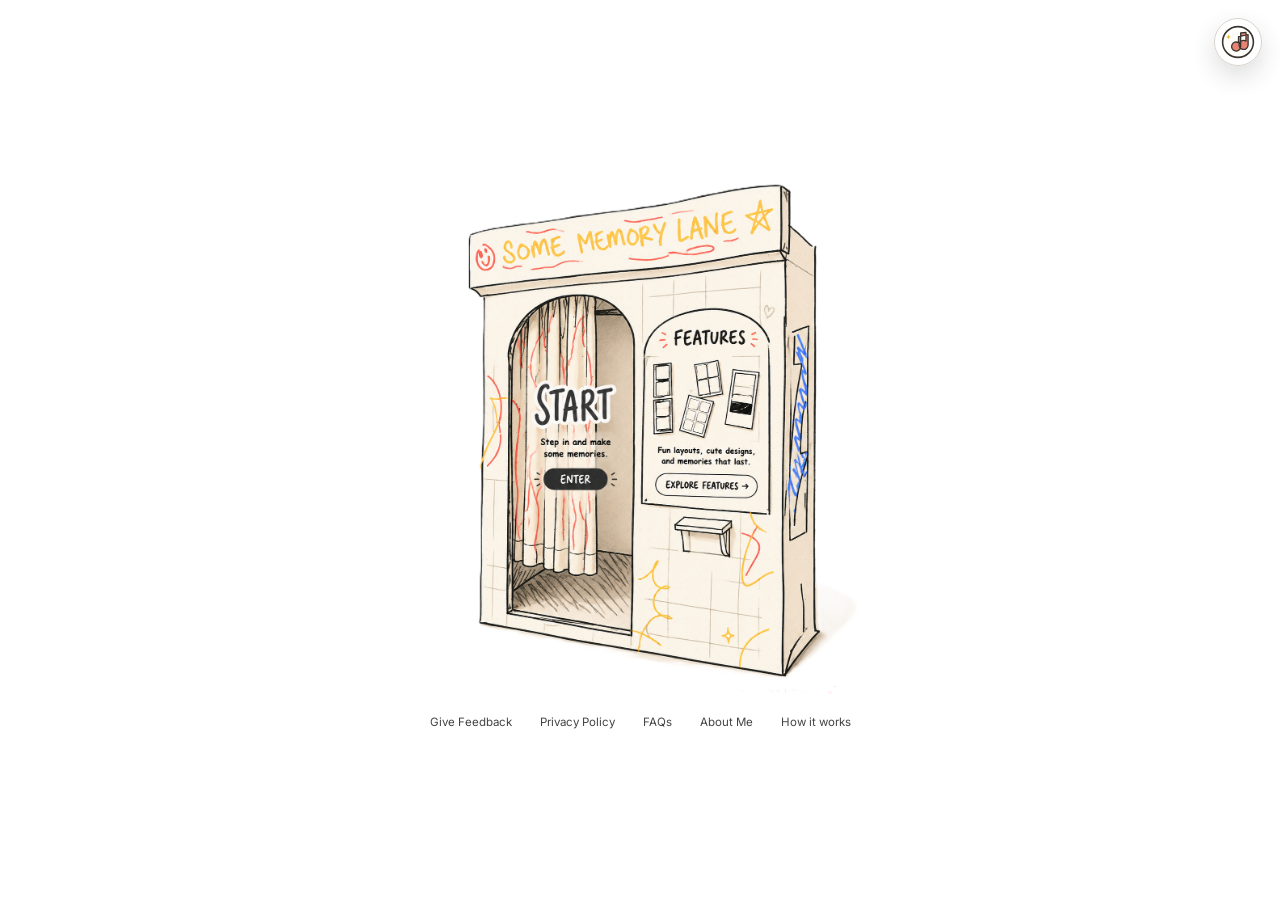
<file: index.html>
<!doctype html>
<html lang="en">
  <head>
    <meta charset="UTF-8" />
    <meta name="viewport" content="width=device-width, initial-scale=1.0" />

    <title>Some Memory Lane</title>

    <link rel="stylesheet" href="style.css" />

    <link rel="preconnect" href="https://fonts.googleapis.com" />
    <link rel="preconnect" href="https://fonts.gstatic.com" crossorigin />

    <link
      href="https://fonts.googleapis.com/css2?family=Inter:wght@300;400;500;600&family=Poppins:wght@400;500;600;700&display=swap"
      rel="stylesheet"
    />
    <link rel="icon" href="../assets//icons/favicon1.png" type="image/x-icon" />
  </head>

  <body>
    <!-- ==========================================
         LANDING PAGE
    =========================================== -->

    <main class="landing-page">
      <!-- ======================================
             MAIN SKETCH
        ======================================= -->
      <!-- ======================================
            MUSIC
        ======================================= -->

      <audio id="backgroundMusic" loop>
        <source src="assets/music/notcuteanymore.mp3" type="audio/mpeg" />
      </audio>

      <button
        id="musicToggle"
        class="music-toggle"
        type="button"
        aria-label="Play music"
        aria-pressed="false"
      >
        <img
          id="musicIcon"
          class="music-icon"
          src="assets/icons/music-note.svg"
          alt="Play music"
        />
      </button>

      <section class="landing-visual">
        <img
          src="assets/images/landing-page.png"
          alt="Some Memory Lane photobooth"
          class="landing-image"
        />

        <!-- START / ENTER -->

        <a
          href="pages/start.html"
          class="enter-button"
          aria-label="Start a new photo booth session"
        >
          <span>Enter</span>

          <span class="enter-arrow">→</span>
        </a>

        <!-- FEATURED STRIPS -->

        <a
          href="pages/features.html"
          class="featured-strips"
          aria-label="View featured memories"
        >
          <span>Some</span>
          <span>Memories</span>
        </a>
      </section>

      <!-- ======================================
             FOOTER
        ======================================= -->

      <footer class="landing-footer">
        <a href="fallback.html" class="footer-link"> Give Feedback </a>

        <a href="pages/privacy.html" class="footer-link"> Privacy Policy </a>

        <a href="pages/faq.html" class="footer-link"> FAQs </a>

        <a href="pages/about.html" class="footer-link"> About Me </a>

        <a href="fallback.html" class="footer-link"> How it works </a>
      </footer>
    </main>

    <div class="coin-transition" id="coinTransition" aria-hidden="true">
      <div class="transition-coin">SLM</div>
      <p>Starting your session</p>
    </div>

    <div
      id="portfolioDialog"
      class="portfolio-dialog"
      role="dialog"
      aria-modal="true"
      aria-labelledby="portfolioDialogTitle"
      aria-describedby="portfolioDialogMessage"
      hidden
    >
      <div class="portfolio-dialog-card">
        <button
          type="button"
          class="portfolio-dialog-close"
          id="portfolioDialogClose"
          aria-label="Stay on Some Memory Lane"
        >
          &times;
        </button>

        <p class="portfolio-dialog-label">A little detour</p>

        <h2 id="portfolioDialogTitle">Leave the photo booth?</h2>

        <p id="portfolioDialogMessage">
          Your memories will stay right here. Would you like to visit my
          portfolio?
        </p>

        <div class="portfolio-dialog-actions">
          <button
            type="button"
            class="dialog-button dialog-button-secondary"
            id="portfolioDialogStay"
          >
            Stay here
          </button>

          <button
            type="button"
            class="dialog-button dialog-button-primary"
            id="portfolioDialogConfirm"
          >
            Visit portfolio <span aria-hidden="true">&#8594;</span>
          </button>
        </div>
      </div>
    </div>

    <script src="script.js"></script>
  </body>
</html>
</file>
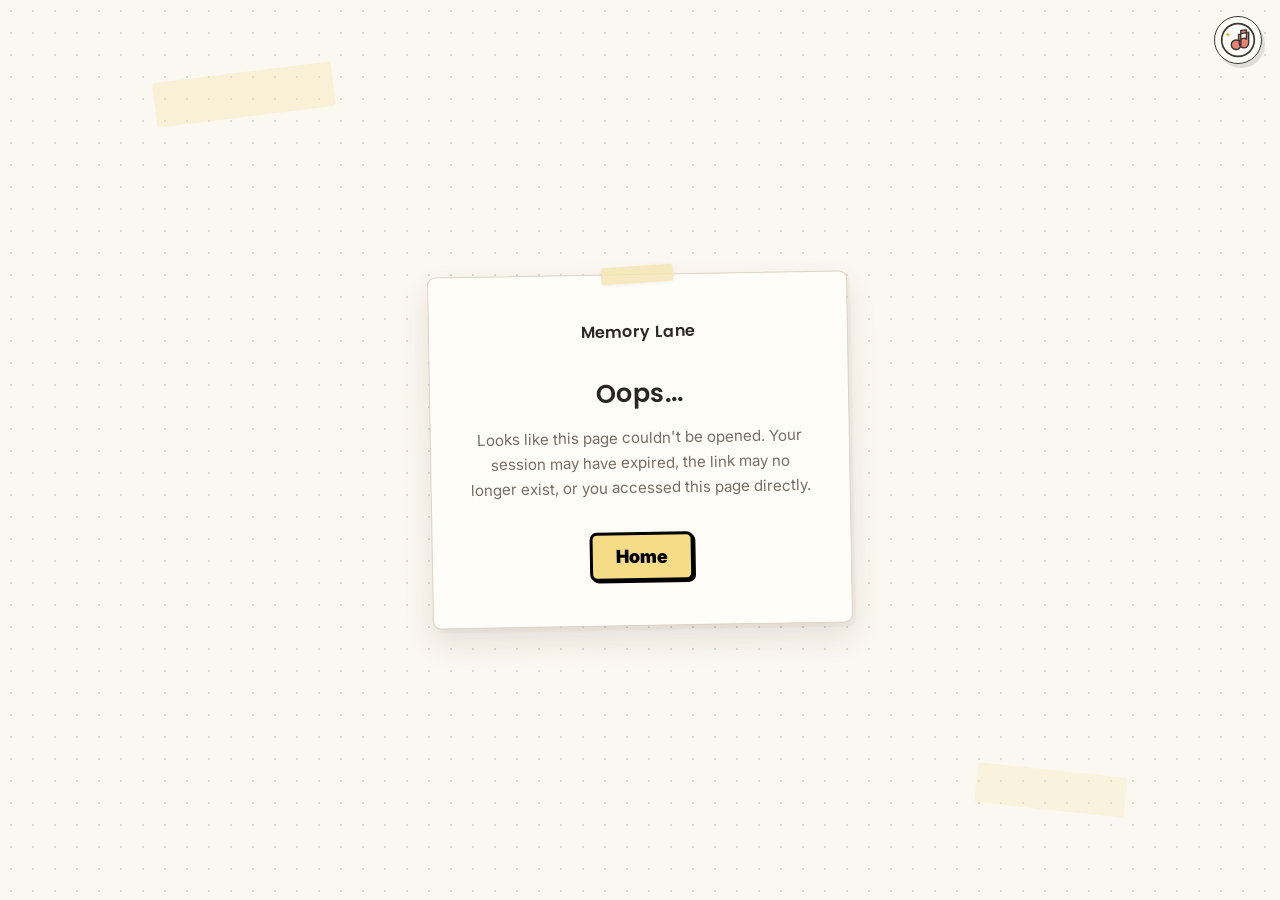
<file: fallback.html>
<!doctype html>
<html lang="en">
  <head>
    <meta charset="UTF-8" />
    <meta name="viewport" content="width=device-width, initial-scale=1.0" />
    <meta name="description" content="Memory Lane could not open this page." />
    <title>Memory Lane</title>

    <link rel="preconnect" href="https://fonts.googleapis.com" />
    <link rel="preconnect" href="https://fonts.gstatic.com" crossorigin />
    <link
      href="https://fonts.googleapis.com/css2?family=Poppins:wght@600&family=Inter:wght@400;500&display=swap"
      rel="stylesheet"
    />
    <link rel="icon" href="../assets//icons/favicon1.png" type="image/x-icon" />
    <link rel="stylesheet" href="css/music.css" />
    <link rel="stylesheet" href="css/tape.css" />

    <style>
      :root {
        --bg: #fbf8f1;
        --card-bg: #fffdf8;
        --text: #2b2926;
        --text-muted: #766e65;
        --text-faint: #a0988e;
        --border: #dcd3c7;

        --radius-lg: 8px;
        --radius-full: 999px;

        --shadow:
          0 14px 30px rgba(70, 55, 40, 0.12), 3px 4px 0 rgba(70, 55, 40, 0.04);
      }

      /* ==========================
     RESET
  ========================== */

      * {
        margin: 0;
        padding: 0;
        box-sizing: border-box;
      }

      /* ==========================
     BODY
  ========================== */

      body {
        min-height: 100vh;

        display: flex;

        justify-content: center;

        align-items: center;

        font-family: "Inter", sans-serif;

        background-color: var(--bg);

        color: var(--text);

        padding: 24px;

        /*
       Same paper texture as
       your Memory Lane pages
    */

        background-image: radial-gradient(#ded5c9 0.8px, transparent 0.8px);

        background-size: 22px 22px;

        position: relative;

        overflow: hidden;
      }

      /* ==========================
     DECORATIVE PAPER LAYERS
  ========================== */

      body::before {
        content: "";

        position: fixed;

        width: 180px;

        height: 45px;

        background: rgba(244, 229, 178, 0.72);

        top: 8%;

        left: 12%;

        transform: rotate(-7deg);

        border-radius: 3px;

        opacity: 0.55;

        pointer-events: none;
      }

      body::after {
        content: "";

        position: fixed;

        width: 150px;

        height: 40px;

        background: rgba(244, 229, 178, 0.65);

        bottom: 10%;

        right: 12%;

        transform: rotate(6deg);

        border-radius: 3px;

        opacity: 0.5;

        pointer-events: none;
      }

      /* ==========================
     ERROR CARD
  ========================== */

      .card {
        width: 100%;

        max-width: 420px;

        background: var(--card-bg);

        border: 1px solid var(--border);

        border-radius: var(--radius-lg);

        padding: 44px 36px;

        text-align: center;

        box-shadow: var(--shadow);

        animation: rise 0.5s ease;

        /*
       Slight handmade rotation
    */

        transform: rotate(-1deg);

        position: relative;
      }

      /* ==========================
     TAPE
  ========================== */

      .card::before {
        content: "";

        position: absolute;

        width: 72px;

        height: 17px;

        background: rgba(244, 229, 178, 0.8);

        top: -9px;

        left: 50%;

        transform: translateX(-50%) rotate(-3deg);

        border-radius: 3px;

        box-shadow: 0 1px 3px rgba(70, 55, 40, 0.08);
      }

      /* ==========================
     LOGO
  ========================== */

      .logo {
        font-family: "Poppins", sans-serif;

        font-size: 1rem;

        font-weight: 600;

        color: var(--text);

        letter-spacing: 0.02em;

        margin-bottom: 30px;
      }

      /* ==========================
     TITLE
  ========================== */

      h1 {
        font-family: "Poppins", sans-serif;

        font-size: 1.6rem;

        font-weight: 600;

        margin-bottom: 12px;

        letter-spacing: -0.01em;

        color: #292724;
      }

      /* ==========================
     MESSAGE
  ========================== */

      p {
        color: var(--text-muted);

        font-size: 0.95rem;

        line-height: 1.65;

        margin-bottom: 32px;
      }

      /* ==========================
     HOME BUTTON
  ========================== */

      a {
        display: inline-block;

        border: 1px solid #d4cbc0;

        cursor: pointer;

        text-decoration: none;

        padding: 13px 30px;

        border-radius: var(--radius-full);

        font-size: 0.9rem;

        font-weight: 500;

        font-family: "Inter", sans-serif;

        background: #302d29;

        color: #fffdf8;

        transition:
          transform 0.2s ease,
          box-shadow 0.2s ease,
          background 0.2s ease;
      }

      a:hover {
        transform: translateY(-2px);

        background: #49443e;

        box-shadow: 0 10px 22px rgba(60, 45, 30, 0.16);
      }

      a:focus-visible {
        outline: 2px solid #302d29;

        outline-offset: 3px;
      }

      /* ==========================
     FOOTER
  ========================== */

      .footer {
        margin-top: 28px;

        padding-top: 18px;

        border-top: 1px solid #e3dbd0;

        font-size: 0.8rem;

        color: var(--text-faint);
      }

      /* ==========================
     ANIMATION
  ========================== */

      @keyframes rise {
        from {
          opacity: 0;

          transform: translateY(12px) rotate(-1deg);
        }

        to {
          opacity: 1;

          transform: translateY(0) rotate(-1deg);
        }
      }

      /* ==========================
     REDUCED MOTION
  ========================== */

      @media (prefers-reduced-motion: reduce) {
        .card {
          animation: none;
        }

        a {
          transition: none;
        }
      }

      /* ==========================
     MOBILE
  ========================== */

      @media (max-width: 480px) {
        body {
          padding: 18px;
        }

        .card {
          padding: 36px 24px;
        }

        h1 {
          font-size: 1.35rem;
        }
      }

      button {
        background: #f5dd87;
        font-family: inherit;
        padding: 0.6em 1.3em;
        font-weight: 900;
        font-size: 18px;
        border: 3px solid black;
        border-radius: 0.4em;
        box-shadow: 0.1em 0.1em;
        cursor: pointer;
      }

      button:hover {
        transform: translate(-0.05em, -0.05em);
        box-shadow: 0.15em 0.15em;
      }

      button:active {
        transform: translate(0.05em, 0.05em);
        box-shadow: 0.05em 0.05em;
      }
    </style>
  </head>

  <body>
    <div class="card" role="alert" aria-live="polite">
      <div class="logo">Memory Lane</div>

      <h1 id="title">Oops...</h1>

      <p id="message">
        Looks like this page couldn't be opened. Your session may have expired,
        the link may no longer exist, or you accessed this page directly.
      </p>

      <button onclick="window.location.href = 'index.html'">Home</button>
    </div>

    <script src="js/session-music.js"></script>
    <script>
      const params = new URLSearchParams(window.location.search);
      const reason = params.get("reason");

      const title = document.getElementById("title");
      const message = document.getElementById("message");

      const reasons = {
        expired: {
          title: "Session expired",
          message:
            "This memory session has already expired. Start a new one to create another memory.",
        },
        camera: {
          title: "Camera not available",
          message:
            "We couldn't access your camera. Please allow camera permission and try again.",
        },
        photos: {
          title: "No photos found",
          message:
            "It looks like there aren't any captured photos yet. Let's start a new session.",
        },
        editor: {
          title: "Nothing to edit",
          message: "There are no selected photos available for editing.",
        },
        404: {
          title: "Page not found",
          message:
            "The page you're looking for doesn't exist or may have been moved.",
        },
      };

      const match = reasons[reason];
      if (match) {
        title.textContent = match.title;
        message.textContent = match.message;
      }
    </script>
  </body>
</html>
</file>
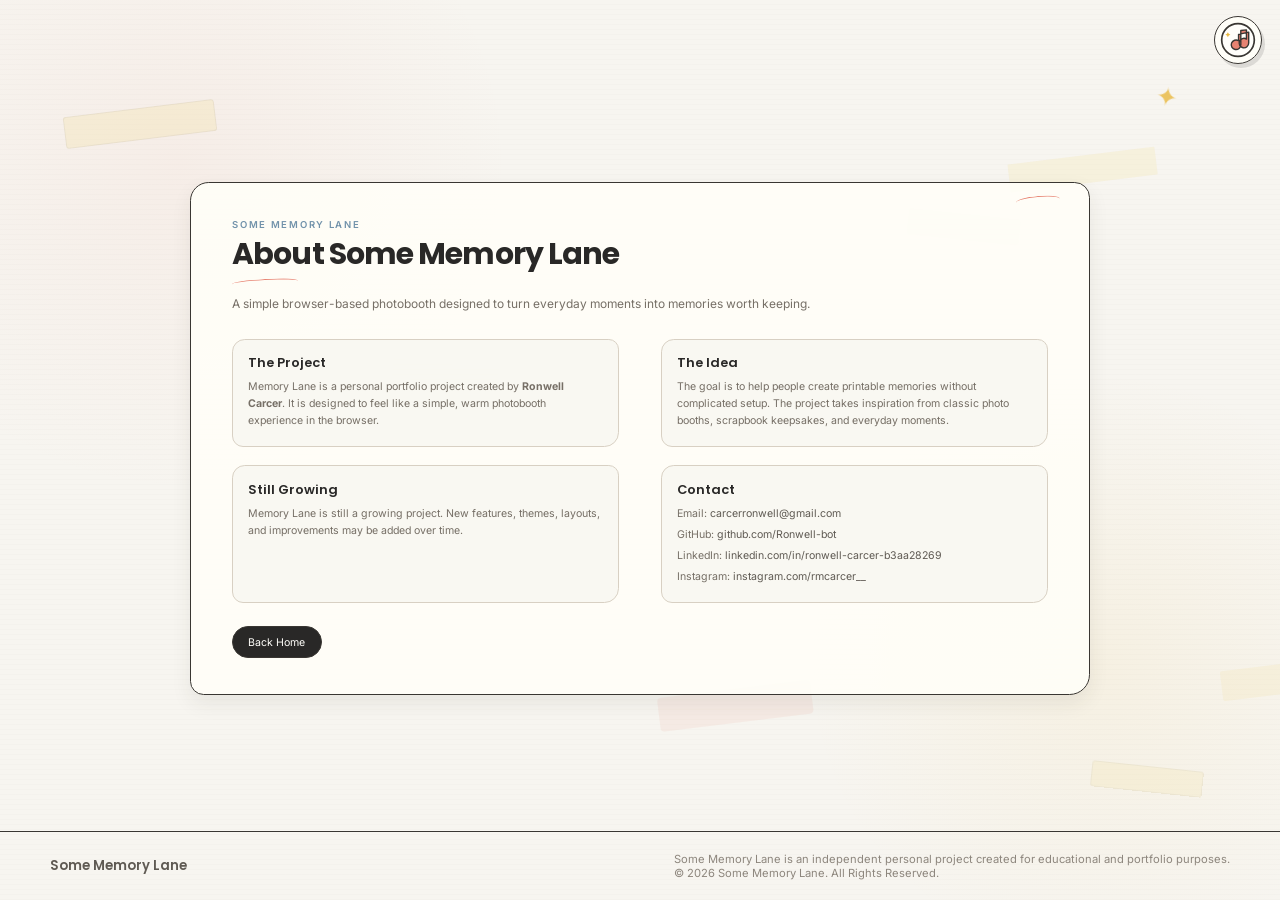
<file: pages/about.html>
<!doctype html>
<html lang="en">
  <head>
    <meta charset="UTF-8" />

    <meta name="viewport" content="width=device-width, initial-scale=1.0" />
    <link rel="stylesheet" href="../css/info.css" />
    <link rel="stylesheet" href="../css/music.css" />
    <link rel="stylesheet" href="../css/tape.css?v=20261001" />

    <title>About | Some Memory Lane</title>

    <!-- ==========================================
         FONTS
    =========================================== -->

    <link rel="preconnect" href="https://fonts.googleapis.com" />

    <link rel="preconnect" href="https://fonts.gstatic.com" crossorigin />

    <link
      href="https://fonts.googleapis.com/css2?family=Inter:wght@300;400;500;600&family=Poppins:wght@400;600;700&display=swap"
      rel="stylesheet"
    />
    <link rel="icon" href="../assets//icons/favicon1.png" type="image/x-icon" />
  </head>

  <body>
    <div class="about-page">
      <!-- ==========================================
         HEADER
    ========================================== -->

      <header></header>

      <!-- ==========================================
         MAIN
    ========================================== -->

      <main>
        <div class="about-content">
          <!-- ======================================
                 TITLE
            ======================================= -->

          <div class="page-intro">
            <p class="section-label">SOME MEMORY LANE</p>

            <h1>About Some Memory Lane</h1>

            <p class="intro-text">
              A simple browser-based photobooth designed to turn everyday
              moments into memories worth keeping.
            </p>
          </div>

          <!-- ======================================
                 ABOUT CONTENT
            ======================================= -->

          <div class="about-grid">
            <!-- PROJECT -->

            <div class="about-item">
              <h2>The Project</h2>

              <p>
                Memory Lane is a personal portfolio project created by
                <strong>Ronwell Carcer</strong>. It is designed to feel like a
                simple, warm photobooth experience in the browser.
              </p>
            </div>

            <!-- PURPOSE -->

            <div class="about-item">
              <h2>The Idea</h2>

              <p>
                The goal is to help people create printable memories without
                complicated setup. The project takes inspiration from classic
                photo booths, scrapbook keepsakes, and everyday moments.
              </p>
            </div>

            <!-- FUTURE -->

            <div class="about-item">
              <h2>Still Growing</h2>

              <p>
                Memory Lane is still a growing project. New features, themes,
                layouts, and improvements may be added over time.
              </p>
            </div>

            <!-- CONTACT -->

            <div class="about-item">
              <h2>Contact</h2>

              <div class="contact-links">
                <p>
                  Email:
                  <a href="mailto:carcerronwell@gmail.com">
                    carcerronwell@gmail.com
                  </a>
                </p>

                <p>
                  GitHub:
                  <a
                    href="https://github.com/Ronwell-bot"
                    target="_blank"
                    rel="noopener noreferrer"
                  >
                    github.com/Ronwell-bot
                  </a>
                </p>

                <p>
                  LinkedIn:
                  <a
                    href="https://www.linkedin.com/in/ronwell-carcer-b3aa28269/"
                    target="_blank"
                    rel="noopener noreferrer"
                  >
                    linkedin.com/in/ronwell-carcer-b3aa28269
                  </a>
                </p>

                <p>
                  Instagram:
                  <a
                    href="https://www.instagram.com/rmcarcer__/"
                    target="_blank"
                    rel="noopener noreferrer"
                  >
                    instagram.com/rmcarcer__
                  </a>
                </p>
              </div>
            </div>
          </div>

          <!-- ======================================
                 BACK HOME
                 
                 Bottom-left of content
            ======================================= -->

          <div class="page-actions">
            <a href="../index.html" class="back-home-btn"> Back Home </a>
          </div>
        </div>
      </main>

      <!-- ==========================================
         FOOTER
    ========================================== -->

      <footer>
        <div class="footer-logo">Some Memory Lane</div>

        <p>
          Some Memory Lane is an independent personal project created for
          educational and portfolio purposes.
          <br />
          © 2026 Some Memory Lane. All Rights Reserved.
        </p>
      </footer>
    </div>
    <script src="../js/session-music.js"></script>
  </body>
</html>
</file>
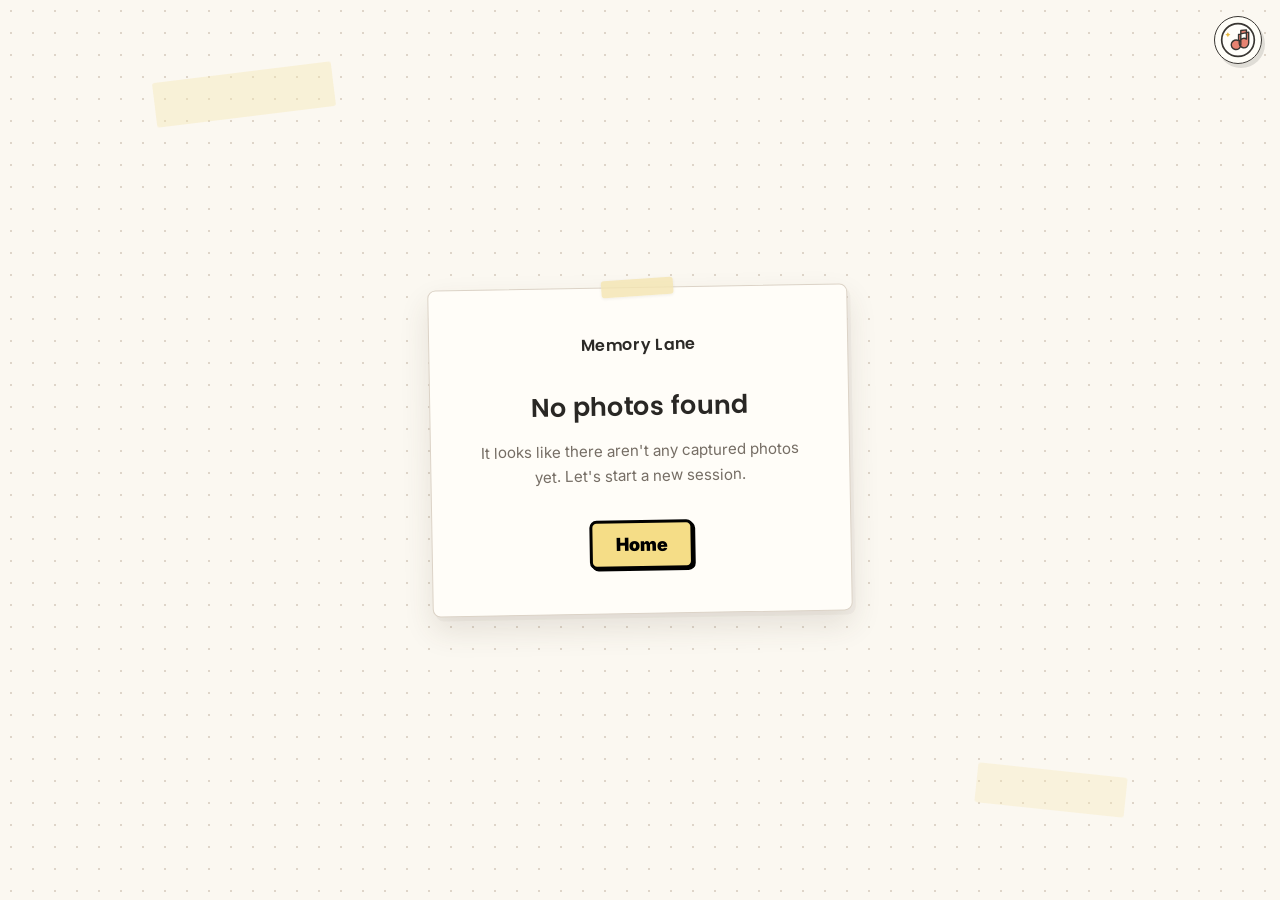
<file: pages/camera.html>
<!doctype html>
<html lang="en">
  <head>
    <meta charset="UTF-8" />

    <meta name="viewport" content="width=device-width, initial-scale=1.0" />

    <title>Camera | Memory Lane</title>

    <!-- ==========================================
         CSS
    =========================================== -->

    <link rel="stylesheet" href="../css/camera.css" />
    <link rel="stylesheet" href="../css/music.css" />
    <link rel="stylesheet" href="../css/tape.css?v=20261001" />

    <!-- ==========================================
         FONTS
    =========================================== -->

    <link rel="preconnect" href="https://fonts.googleapis.com" />

    <link rel="preconnect" href="https://fonts.gstatic.com" crossorigin />

    <link
      href="https://fonts.googleapis.com/css2?family=Poppins:wght@400;600;700&family=Inter:wght@300;400;500;600&display=swap"
      rel="stylesheet"
    />
    <link rel="icon" href="../assets//icons/favicon3.png" type="image/x-icon" />
  </head>

  <body>
    <!-- ==========================================
         HEADER
    =========================================== -->

    <header>
      <nav class="navbar">
        <div class="logo">
          <span> Some Memory Lane </span>
        </div>

        <a href="../pages/start.html" class="start-btn">Back </a>
      </nav>
    </header>

    <!-- ==========================================
         CAMERA PAGE
    =========================================== -->

    <section class="camera-page">
      <!-- ======================================
             SESSION INFORMATION
        ======================================= -->

      <div class="session-info">
        <!-- Selected Layout -->

        <div>
          <h2 id="layoutName">Classic Strip</h2>

          <p id="captureInfo">4 Photos Required</p>
        </div>

        <!-- Camera Status -->

        <div class="status" role="status" aria-live="polite">
        <div class="light red" id="statusLight" aria-hidden="true"></div>

          <span id="statusText"> Camera Off </span>
        </div>
      </div>

      <!-- ======================================
             CAMERA CONTROLS
        ======================================= -->

      <div class="camera-power">
        <div class="camera-power-copy">
          <p class="camera-power-label">Camera Controls</p>
        </div>

        <div class="camera-power-request">
          <div class="camera-power-buttons">
            <!-- Request Permission -->

            <button
              id="requestCamera"
              class="power-btn primary-power-btn"
              type="button"
            >
              Request Camera Access
            </button>

            <!-- Turn On -->

            <button id="turnOnCamera" class="power-btn" type="button">
              Turn Camera On
            </button>

            <!-- Turn Off -->

            <button id="turnOffCamera" class="power-btn" type="button">
              Turn Camera Off
            </button>
          </div>
        </div>
      </div>

      <!-- ======================================
             CAMERA PREVIEW
        ======================================= -->

      <div class="camera-stage">
        <div class="camera-container">
          <!-- Camera -->

          <video
            id="video"
            autoplay
            playsinline
            muted
            aria-label="Live camera preview"
          ></video>

          <!-- Flash Effect -->

          <div id="flash"></div>

          <!-- Countdown -->

          <div id="countdown" aria-live="assertive" aria-atomic="true">3</div>

          <!-- Camera Overlay -->

          <div class="camera-overlay">
            <div class="photo-progress">
              Photo

              <span id="currentPhoto"> 1 </span>

              /

              <span id="totalPhotos"> 4 </span>
            </div>
          </div>
        </div>

        <section
          class="capture-review"
          id="captureReview"
          hidden
          aria-labelledby="captureReviewTitle"
        >
          <div>
            <h2 id="captureReviewTitle">Captured</h2>
            <p>Your photos will be arranged automatically.</p>
          </div>
          <div
            class="capture-thumbnails"
            id="captureThumbnails"
            aria-label="Captured photo thumbnails"
          ></div>
        </section>
      </div>

      <!-- ======================================
             CAPTURE CONTROLS
        ======================================= -->

      <div class="controls">
        <button id="startCapture" type="button">Start Countdown</button>

        <button id="retakeSession" type="button">Restart Session</button>

        <button id="uploadInstead" type="button" class="upload-btn">
          Upload Instead
        </button>
      </div>

      <section class="upload-panel" id="uploadPanel" hidden aria-labelledby="uploadTitle">
        <div class="upload-panel-heading">
          <h2 id="uploadTitle">Choose Your Photos</h2>
          <p id="uploadStatus">Select up to the required number of photos.</p>
        </div>
        <input
          id="photoUpload"
          type="file"
          accept=".jpg,.jpeg,.png,.webp,image/jpeg,image/png,image/webp"
          multiple
          hidden
        />
        <div class="upload-actions">
          <button id="choosePhotos" type="button">Choose Photos</button>
          <button id="createUploadedStrip" type="button" disabled>
            Create My Strip
          </button>
        </div>
        <div
          class="upload-thumbnails"
          id="uploadThumbnails"
          aria-live="polite"
          aria-label="Uploaded photo previews"
        ></div>
      </section>

      <!-- ======================================
             HIDDEN CANVAS
        ======================================= -->

      <canvas id="canvas" style="display: none"></canvas>
    </section>

    <!-- ==========================================
         JAVASCRIPT
    =========================================== -->

    <script src="../js/strip-catalog.js"></script>
    <script src="../js/photo-storage.js"></script>
    <script src="../js/session-music.js"></script>
    <script src="../js/camera.js"></script>
  </body>
</html>
</file>
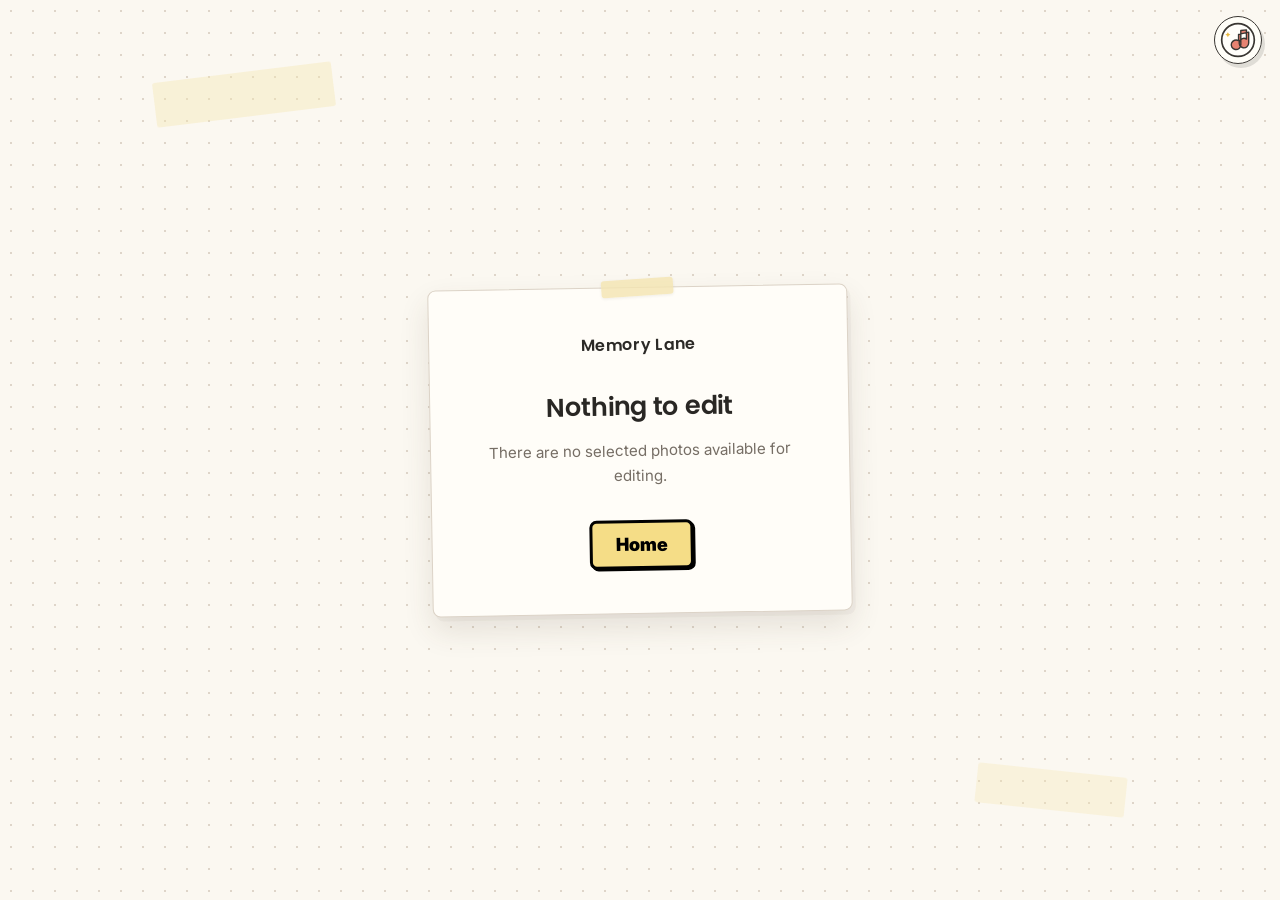
<file: pages/edit.html>
<!doctype html>
<html lang="en">
  <head>
    <meta charset="UTF-8" />

    <meta name="viewport" content="width=device-width, initial-scale=1.0" />

    <title>Memory | Some Memory Lane</title>

    <!-- ==========================================
         GOOGLE FONTS
    =========================================== -->

    <link rel="preconnect" href="https://fonts.googleapis.com" />

    <link rel="preconnect" href="https://fonts.gstatic.com" crossorigin />

    <link
      href="https://fonts.googleapis.com/css2?family=Inter:wght@300;400;500;600;700&family=Poppins:wght@400;500;600;700&display=swap"
      rel="stylesheet"
    />
    <link rel="icon" href="../assets//icons/favicon1.png" type="image/x-icon" />

    <!-- ==========================================
         CSS
    =========================================== -->

    <link rel="stylesheet" href="../css/edit.css?v=20261001" />
    <link rel="stylesheet" href="../css/music.css" />
    <link rel="stylesheet" href="../css/tape.css?v=20261001" />
  </head>

  <body>
    <!-- ==========================================
     MAIN
========================================== -->

    <main class="edit-page">
      <!-- ==========================================
         DEVELOPING SCREEN
    =========================================== -->

      <section class="developing-screen" id="developingScreen">
        <div class="developing-content">
          <!-- PHOTO ICON -->

          <div class="developing-icon">
            <div class="photo-paper">
              <span></span>
              <span></span>
              <span></span>
            </div>
          </div>

          <!-- LABEL -->

          <p class="section-label">SOME MEMORY LANE</p>

          <!-- TITLE -->

          <h1>Developing your memories...</h1>

          <!-- MESSAGE -->

          <p class="developing-message">
            We're putting your photos together into your memory strip.
          </p>

          <!-- LOADING DOTS -->

          <div class="loading-dots">
            <span></span>
            <span></span>
            <span></span>
            <span></span>
          </div>

          <!-- PROGRESS -->

          <div class="developing-progress">
            <div class="developing-progress-fill" id="developingProgress"></div>
          </div>

          <!-- STATUS -->

          <p class="developing-status" id="developingStatus">
            Preparing your photos...
          </p>
        </div>
      </section>

      <!-- ==========================================
         RESULT SCREEN
    =========================================== -->

      <section class="result-screen" id="resultScreen">
        <!-- ======================================
             RESULT HEADER
        ======================================= -->

        <div class="result-header">
          <p class="section-label">YOUR MEMORY</p>

          <h1>Your strip is ready!</h1>

          <p>Your memories have been developed.</p>
        </div>

        <!-- ======================================
             STRIP
        ======================================= -->

        <div class="strip-stage">
          <div class="final-strip" id="finalStrip">
            <!-- Generated by edit.js -->
          </div>
        </div>

        <aside class="result-note" aria-label="Memory status">
          <span class="result-note-mark" aria-hidden="true">✓</span>
          <p class="result-note-label">ALL SET!</p>
          <p>Your photo strip is ready to download, print, or save.</p>
        </aside>

        <!-- ======================================
             ACTIONS
        ======================================= -->

        <div class="result-actions">
          <!-- DOWNLOAD -->

          <button type="button" class="secondary-btn" id="downloadButton">
            Download
          </button>

          <!-- PRINT -->

          <button type="button" class="primary-btn" id="printButton">
            Print Strip
          </button>

          <!-- FINISH -->

          <button type="button" class="secondary-btn" id="finishButton">
            Finish
          </button>
          
          <!-- HOME -->
          <a href="../index.html" class="secondary-btn" id="homeButton">
            Home
          </a>
        </div>

        <section class="timelapse-panel" id="timelapsePanel" hidden aria-labelledby="timelapseTitle">
          <p class="section-label">CAMERA MEMORY</p>
          <h2 id="timelapseTitle">Your session timelapse</h2>
          <p id="timelapseStatus">Preparing a quiet 30-second replay...</p>
          <video id="timelapseVideo" controls playsinline muted hidden></video>
          <div class="timelapse-actions">
            <button type="button" class="secondary-btn" id="downloadTimelapseButton" hidden>
              Download Timelapse
            </button>
          </div>
        </section>
      </section>
    </main>

    <div
      class="finish-dialog"
      id="finishDialog"
      role="dialog"
      aria-modal="true"
      aria-labelledby="finishDialogTitle"
      hidden
    >
      <div class="finish-dialog-card">
        <button
          type="button"
          class="finish-dialog-close"
          id="finishDialogClose"
          aria-label="Close finish choices"
        >
          &times;
        </button>
        <p class="section-label">ONE LAST CHOICE</p>
        <h2 id="finishDialogTitle">What should happen to this memory?</h2>
        <p class="finish-dialog-copy">
          Keep this memory private and return home. Featured Wall uploads are
          coming soon while storage, moderation, and deletion tools are being
          prepared.
        </p>
        <div class="finish-dialog-actions">
          <button type="button" class="secondary-btn" id="keepPrivateButton">
            Keep private & Go home
          </button>
          <button
            type="button"
            class="primary-btn"
            id="featuredWallButton"
            disabled
          >
            Add to Featured Wall (coming soon)
          </button>
          <button
            type="button"
            class="secondary-btn"
            id="downloadAndFinishButton"
            hidden
          >
            Download and finish
          </button>
        </div>
      </div>
    </div>

    <!-- ==========================================
     JAVASCRIPT
========================================== -->

    <script src="../js/strip-catalog.js"></script>
    <script src="../js/photo-storage.js"></script>
    <script src="../js/session-music.js"></script>
    <script src="../js/edit.js"></script>
  </body>
</html>
</file>
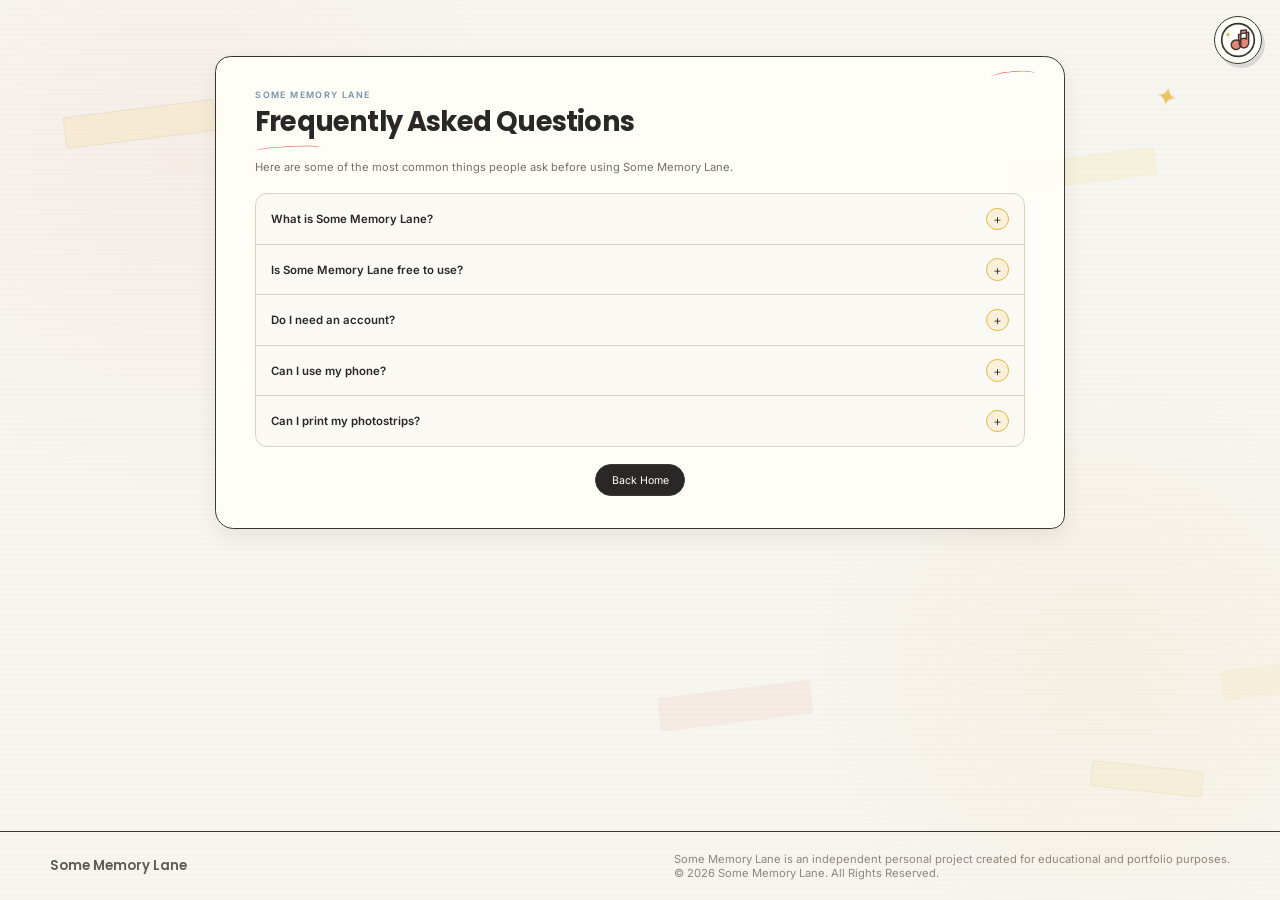
<file: pages/faq.html>
<!doctype html>
<html lang="en">
  <head>
    <meta charset="UTF-8" />

    <meta name="viewport" content="width=device-width, initial-scale=1.0" />
    <link rel="stylesheet" href="../css/info.css" />
    <link rel="stylesheet" href="../css/music.css" />
    <link rel="stylesheet" href="../css/tape.css?v=20261001" />

    <title>FAQs | Memory Lane</title>

    <!-- ==========================================
         FONTS
    =========================================== -->

    <link rel="preconnect" href="https://fonts.googleapis.com" />

    <link rel="preconnect" href="https://fonts.gstatic.com" crossorigin />

    <link
      href="https://fonts.googleapis.com/css2?family=Inter:wght@300;400;500;600&family=Poppins:wght@400;600;700&display=swap"
      rel="stylesheet"
    />
    <link rel="icon" href="../assets//icons/favicon1.png" type="image/x-icon" />
  </head>

  <body>
    <div class="page">
      <!-- ==========================================
         HEADER
    ========================================== -->

      <header></header>

      <!-- ==========================================
         MAIN
    ========================================== -->

      <main>
        <div class="page-content">
          <!-- ======================================
                 TITLE
            ======================================= -->

          <div class="page-heading">
            <p class="section-label">SOME MEMORY LANE</p>

            <h1>Frequently Asked Questions</h1>

            <p class="intro">
              Here are some of the most common things people ask before using
              Some Memory Lane.
            </p>
          </div>

          <!-- ======================================
                 FAQ
            ======================================= -->

          <div class="faq-container">
            <!-- FAQ 1 -->

            <div class="faq-item">
              <button class="faq-question" type="button">
                What is Some Memory Lane?
              </button>

              <p class="faq-answer">
                Some Memory Lane is a browser-based photobooth where you can
                capture and save printable memories.
              </p>
            </div>

            <!-- FAQ 2 -->

            <div class="faq-item">
              <button class="faq-question" type="button">
                Is Some Memory Lane free to use?
              </button>

              <p class="faq-answer">
                Yes. The project is currently free while it continues to grow
                and improve.
              </p>
            </div>

            <!-- FAQ 3 -->

            <div class="faq-item">
              <button class="faq-question" type="button">
                Do I need an account?
              </button>

              <p class="faq-answer">
                No account is needed to get started. You can use the site right
                away.
              </p>
            </div>

            <!-- FAQ 4 -->

            <div class="faq-item">
              <button class="faq-question" type="button">
                Can I use my phone?
              </button>

              <p class="faq-answer">
                Yes. Some Memory Lane is designed to work on desktops, tablets,
                and most modern phones.
              </p>
            </div>

            <!-- FAQ 5 -->

            <div class="faq-item">
              <button class="faq-question" type="button">
                Can I print my photostrips?
              </button>

              <p class="faq-answer">
                Yes. You can download your photostrip and print it however you
                like.
              </p>
            </div>
          </div>

          <!-- ======================================
                 BACK HOME
            ======================================= -->

          <div class="page-actions">
            <a href="../index.html" class="back-home-btn"> Back Home </a>
          </div>
        </div>
      </main>

      <!-- ==========================================
             FOOTER
        ========================================== -->
      <footer>
        <div class="footer-logo">Some Memory Lane</div>

        <p>
          Some Memory Lane is an independent personal project created for
          educational and portfolio purposes.
          <br />
          © 2026 Some Memory Lane. All Rights Reserved.
        </p>
      </footer>

      <!-- ==========================================
         FAQ SCRIPT
    ========================================== -->

      <script>
        const faqQuestions = document.querySelectorAll(".faq-question");

        faqQuestions.forEach((question) => {
          question.addEventListener("click", () => {
            const item = question.parentElement;

            const wasOpen = item.classList.contains("open");

            /*
                        Close all other FAQs.
                    */

            document.querySelectorAll(".faq-item").forEach((faq) => {
              faq.classList.remove("open");
            });

            /*
                        Open selected FAQ.
                    */

            if (!wasOpen) {
              item.classList.add("open");
            }
          });
        });
      </script>
      <script src="../js/session-music.js"></script>
    </div>
  </body>
</html>
</file>
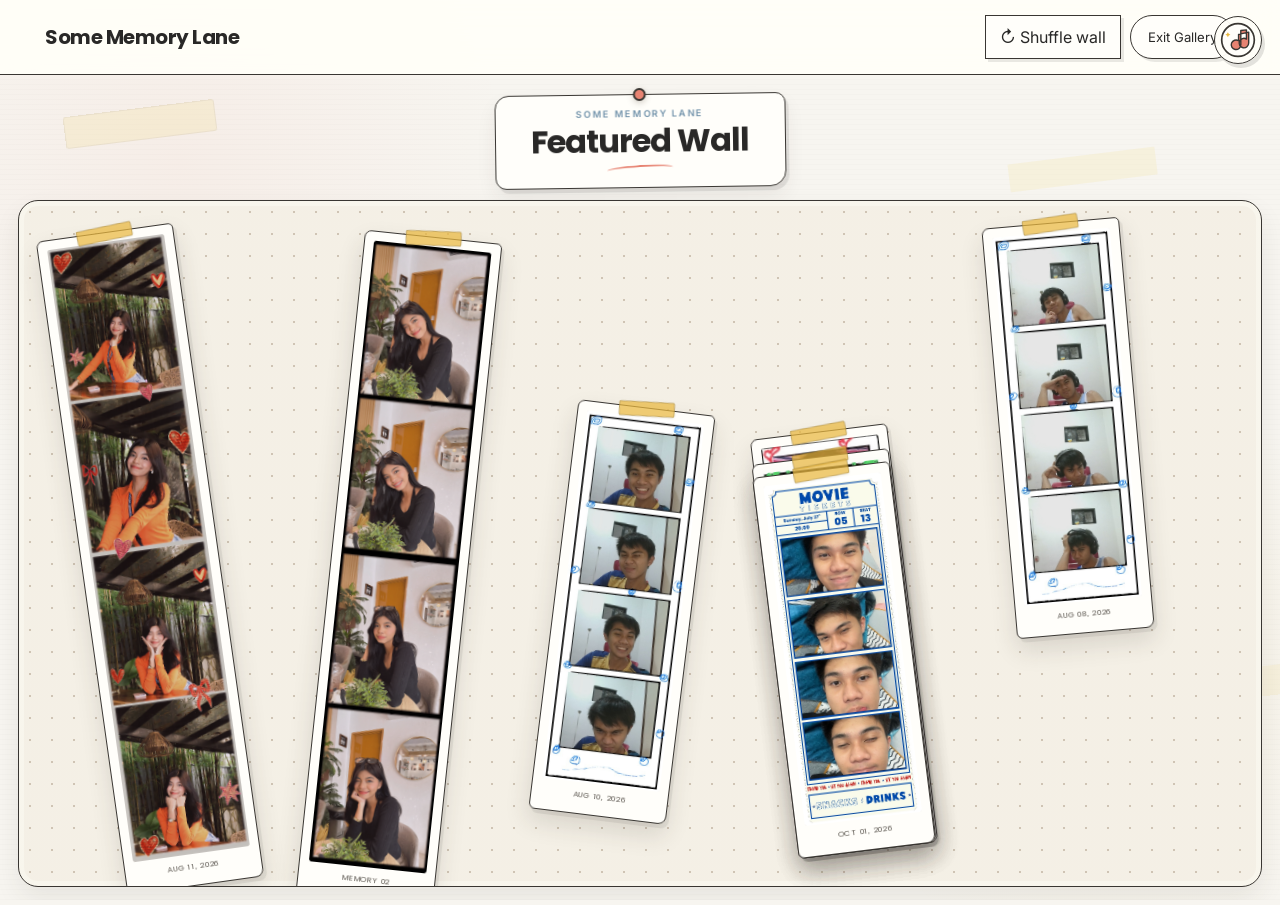
<file: pages/features.html>
<!doctype html>
<html lang="en">
  <head>
    <meta charset="UTF-8" />

    <meta name="viewport" content="width=device-width, initial-scale=1.0" />

    <title>Featured Memories | Some Memory Lane</title>

    <!-- ==========================================
         FONTS
    =========================================== -->

    <link rel="preconnect" href="https://fonts.googleapis.com" />

    <link rel="preconnect" href="https://fonts.gstatic.com" crossorigin />

    <link
      href="https://fonts.googleapis.com/css2?family=Inter:wght@300;400;500;600&family=Poppins:wght@400;500;600;700&display=swap"
      rel="stylesheet"
    />

    <!-- ==========================================
         CSS
    =========================================== -->

    <link rel="stylesheet" href="../css/features.css" />
    <link rel="stylesheet" href="../css/music.css" />
    <link rel="stylesheet" href="../css/tape.css?v=20261001" />

    <!-- ==========================================
         FAVICON
    =========================================== -->

    <link rel="icon" href="../assets/icons/favicon1.png" type="image/png" />
  </head>

  <body>
    <!-- ==========================================
         HEADER
    =========================================== -->

    <header class="feature-header">
      <nav class="feature-navbar">
        <!-- LOGO -->

        <a href="../index.html" class="logo"> Some Memory Lane </a>

        <!-- NAV ACTIONS -->
        <div class="nav-actions">
          <button
            type="button"
            class="shuffle-btn"
            id="shuffleWall"
            aria-label="Shuffle memories"
          >
            <span class="shuffle-icon" aria-hidden="true">↻</span>
            <span>Shuffle wall</span>
          </button>
          <a href="../index.html" class="home-btn">Exit Gallery </a>
        </div>
      </nav>
    </header>

    <!-- ==========================================
         FEATURED WALL
    =========================================== -->

    <main class="featured-wall">
      <!-- ======================================
             TITLE
        ======================================= -->

      <div class="wall-title">
        <span class="title-pin"></span>

        <p class="title-label">SOME MEMORY LANE</p>

        <h1>Featured Wall</h1>

        <!-- <p class="title-description">A wall full of little moments.</p> -->
      </div>

      <!-- ======================================
             WALL
        ======================================= -->

      <section
        class="wall"
        id="memoryWall"
        aria-label="Featured memories"
        aria-describedby="wallHint"
      >
        <!-- ==================================
                 MEMORY 1
            =================================== -->

        <article class="strip s1" data-index="0" aria-label="Featured memory, August 11, 2026">
          <div class="strip-paper">
            <img
              src="../assets/images/strip5.png"
              alt="Featured memory"
              draggable="false"
            />
          </div>

          <span class="strip-label"> Aug 11, 2026 </span>
        </article>

        <!-- ==================================
                 MEMORY 2
            =================================== -->

        <article class="strip s2" data-index="1" aria-label="Featured memory, memory 02">
          <div class="strip-paper">
            <img
              src="../assets/images/strip4.png"
              alt="Featured memory"
              draggable="false"
            />
          </div>

          <span class="strip-label"> memory 02 </span>
        </article>

        <!-- ==================================
                 MEMORY 3
            =================================== -->

        <article class="strip s3" data-index="2" aria-label="Featured memory, August 8, 2026">
          <div class="strip-paper">
            <img
              src="../assets/images/strip3.jpg"
              alt="Featured memory"
              draggable="false"
            />
          </div>

          <span class="strip-label"> Aug 08, 2026 </span>
        </article>

        <!-- ==================================
                 MEMORY 4
            =================================== -->

        <article class="strip s4" data-index="3" aria-label="Featured memory, August 10, 2026">
          <div class="strip-paper">
            <img
              src="../assets/images/strip2.jpg"
              alt="Featured memory"
              draggable="false"
            />
          </div>

          <span class="strip-label"> Aug 10, 2026 </span>
        </article>

        <!-- ==================================
                 MEMORY 5
            =================================== -->

        <article class="strip s5" data-index="4" aria-label="Featured memory, August 1, 2026">
          <div class="strip-paper">
            <img
              src="../assets/images/strip1.jpeg"
              alt="Featured memory"
              draggable="false"
            />
          </div>

          <span class="strip-label"> Aug 1, 2026 </span>
        </article>

        <!-- ==================================
                 MEMORY 6
            =================================== -->

        <article class="strip s5" data-index="5" aria-label="Featured memory, September 12, 2026">
          <div class="strip-paper">
            <img
              src="../assets/images/strip6.JPG"
              alt="Featured memory"
              draggable="false"
            />
          </div>

          <span class="strip-label"> Sept 12, 2026 </span>
        </article>

        <!-- ==================================
                 MEMORY 7
            =================================== -->

        <article class="strip s5" data-index="6" aria-label="Featured memory, August 21, 2026">
          <div class="strip-paper">
            <img
              src="../assets/images/strip7.JPEG"
              alt="Featured memory"
              draggable="false"
            />
          </div>

          <span class="strip-label"> Aug 21, 2026 </span>
        </article>

        <!-- ==================================
                 MEMORY 8
            =================================== -->

        <article class="strip s5" data-index="7" aria-label="Featured memory, October 1, 2026">
          <div class="strip-paper">
            <img
              src="../assets/images/strip8.jpg"
              alt="Featured memory"
              draggable="false"
            />
          </div>

          <span class="strip-label"> Oct 01, 2026 </span>
        </article>

        <!-- ==================================
                 WALL MESSAGE
            

        <div class="wall-message">
          <span class="wall-message-dot"></span>

          <span>
            Drag a strip to rearrange · double-click or double-tap the wall to
            shuffle
          </span>
        </div>
        =================================== -->

        <p class="sr-only" id="wallHint" aria-live="polite">
          Drag a memory to rearrange it. Double-click or double-tap the wall to
          shuffle the gallery.
        </p>
      </section>
    </main>

    <!-- ==========================================
         JAVASCRIPT
    =========================================== -->

    <script src="../js/features.js"></script>
    <script src="../js/session-music.js"></script>
  </body>
</html>
</file>
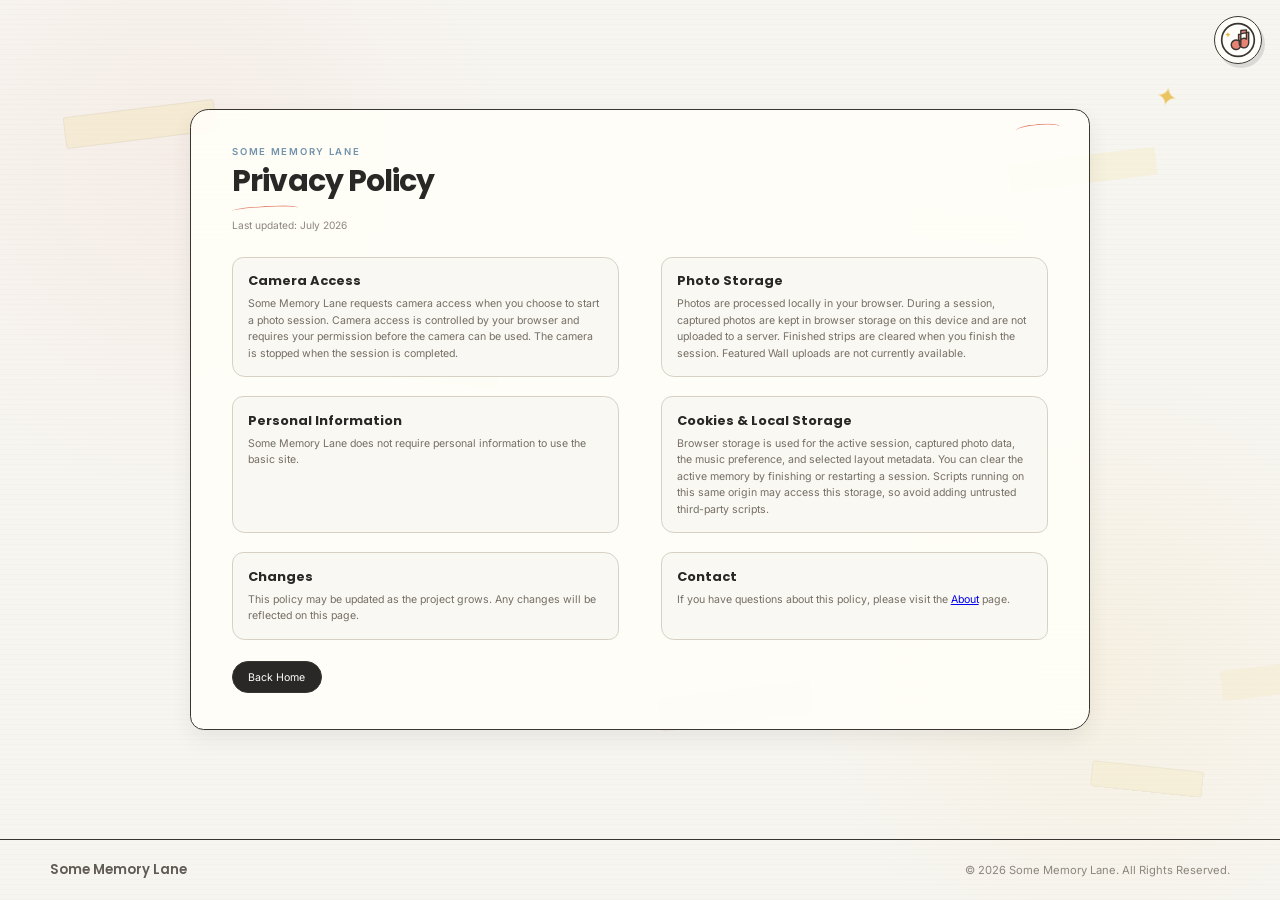
<file: pages/privacy.html>
<!doctype html>
<html lang="en">
  <head>
    <meta charset="UTF-8" />

    <meta name="viewport" content="width=device-width, initial-scale=1.0" />

    <title>Privacy Policy | Memory Lane</title>

    <!-- ==============================
         FONTS
    =============================== -->

    <link rel="preconnect" href="https://fonts.googleapis.com" />

    <link rel="preconnect" href="https://fonts.gstatic.com" crossorigin />

    <link
      href="https://fonts.googleapis.com/css2?family=Inter:wght@300;400;500;600&family=Poppins:wght@400;600;700&display=swap"
      rel="stylesheet"
    />

    <link rel="stylesheet" href="../css/info.css" />
    <link rel="stylesheet" href="../css/music.css" />
    <link rel="stylesheet" href="../css/tape.css?v=20261001" />
    <link rel="icon" href="../assets//icons/favicon1.png" type="image/x-icon" />
  </head>

  <body>
    <div class="privacy-page">
      <!-- ==============================
         MAIN
    =============================== -->

      <main>
        <div class="privacy-content">
          <!-- TITLE -->

          <div class="page-intro">
            <p class="section-label">SOME MEMORY LANE</p>

            <h1>Privacy Policy</h1>

            <p class="updated">Last updated: July 2026</p>
          </div>

          <!-- PRIVACY CONTENT -->

          <div class="privacy-grid">
            <div class="privacy-item">
              <h2>Camera Access</h2>

              <p>
                Some Memory Lane requests camera access when you choose to start
                a photo session. Camera access is controlled by your browser and
                requires your permission before the camera can be used. The
                camera is stopped when the session is completed.
              </p>
            </div>

            <div class="privacy-item">
              <h2>Photo Storage</h2>

              <p>
                Photos are processed locally in your browser. During a session,
                captured photos are kept in browser storage on this device and
                are not uploaded to a server. Finished strips are cleared when
                you finish the session. Featured Wall uploads are not currently
                available.
              </p>
            </div>

            <div class="privacy-item">
              <h2>Personal Information</h2>

              <p>
                Some Memory Lane does not require personal information to use
                the basic site.
              </p>
            </div>

            <div class="privacy-item">
              <h2>Cookies & Local Storage</h2>

              <p>
                Browser storage is used for the active session, captured photo
                data, the music preference, and selected layout metadata. You
                can clear the active memory by finishing or restarting a
                session. Scripts running on this same origin may access this
                storage, so avoid adding untrusted third-party scripts.
              </p>
            </div>

            <div class="privacy-item">
              <h2>Changes</h2>

              <p>
                This policy may be updated as the project grows. Any changes
                will be reflected on this page.
              </p>
            </div>

            <div class="privacy-item">
              <h2>Contact</h2>

              <p>
                If you have questions about this policy, please visit the
                <a href="../pages/about.html">About</a> page.
              </p>
            </div>
          </div>

          <!-- BACK BUTTON -->

          <a href="../index.html" class="back-home-btn">Back Home </a>
        </div>
      </main>

      <!-- ==============================
         FOOTER
    =============================== -->

      <footer>
        <div class="footer-logo">Some Memory Lane</div>

        <p>© 2026 Some Memory Lane. All Rights Reserved.</p>
      </footer>
    </div>
    <script src="../js/session-music.js"></script>
  </body>
</html>
</file>
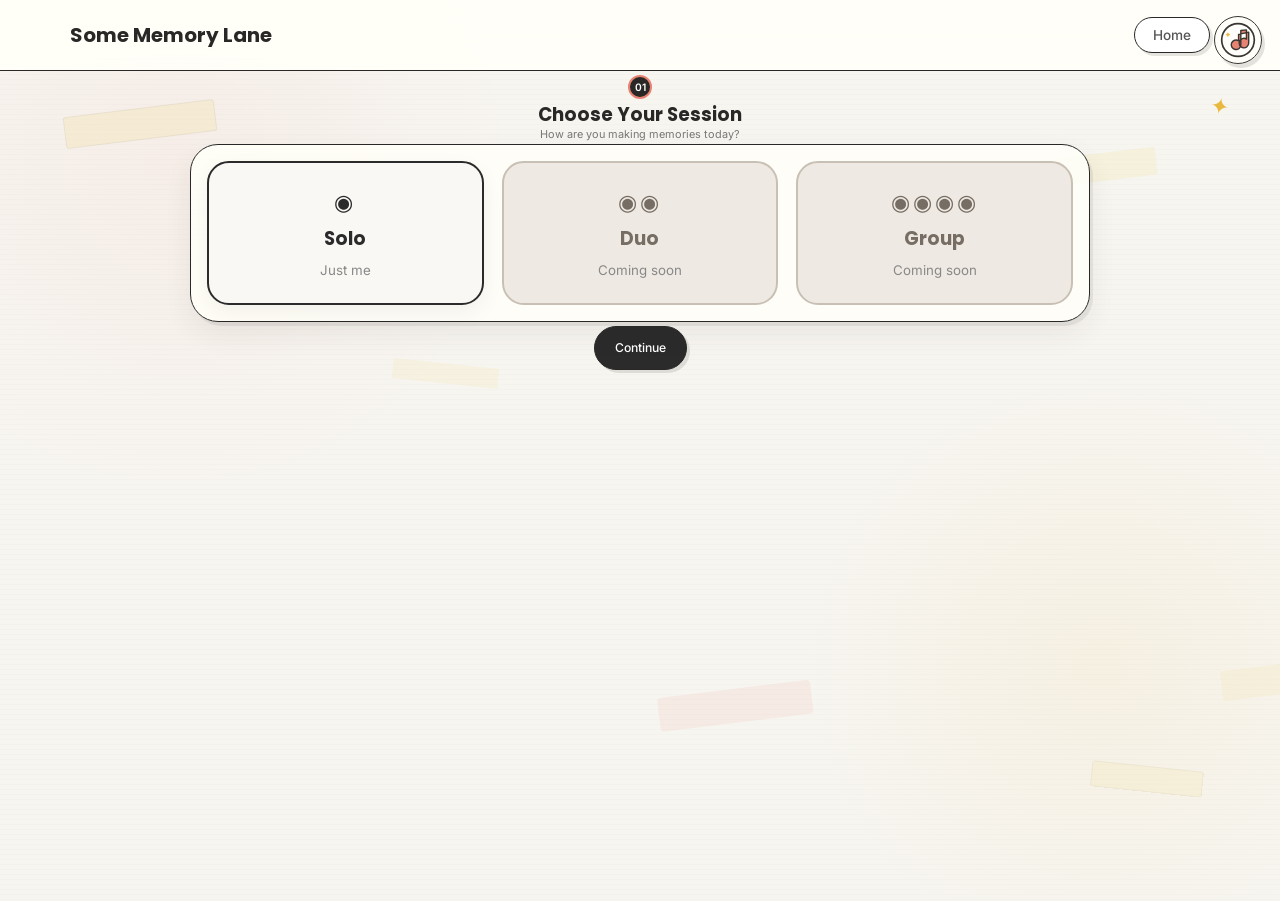
<file: pages/start.html>
<!doctype html>
<html lang="en">
  <head>
    <meta charset="UTF-8" />

    <meta name="viewport" content="width=device-width, initial-scale=1.0" />

    <title>Start Session | Some Memory Lane</title>

    <!-- ==========================================
         CSS
    =========================================== -->

    <link rel="stylesheet" href="../css/start.css" />
    <link rel="stylesheet" href="../css/music.css" />
    <link rel="stylesheet" href="../css/tape.css?v=20261001" />

    <!-- ==========================================
         FONTS
    =========================================== -->

    <link rel="preconnect" href="https://fonts.googleapis.com" />

    <link rel="preconnect" href="https://fonts.gstatic.com" crossorigin />

    <link
      href="https://fonts.googleapis.com/css2?family=Inter:wght@300;400;500;600;700&family=Poppins:wght@400;500;600;700&display=swap"
      rel="stylesheet"
    />
    <link rel="icon" href="../assets/icons/favicon2.png" type="image/png" />
  </head>

  <body>
    <!-- ==========================================
         HEADER
    =========================================== -->

    <header>
      <nav class="navbar">
        <a href="../index.html" class="logo"> Some Memory Lane </a>

        <a href="../index.html" class="start-btn">Home </a>
      </nav>
    </header>

    <!-- ==========================================
         START PAGE
    =========================================== -->

    <main class="start-page">
      <!-- ==========================================
             STEP 1 — CHOOSE SESSION
        =========================================== -->

      <section class="setup-step active" id="sessionStep">
        <div class="step-heading">
          <span class="step-label"> 01 </span>

          <h1>Choose Your Session</h1>

          <p>How are you making memories today?</p>
        </div>

        <div class="selection-window session-window">
          <div class="session-options">
            <!-- ==================================
                         SOLO
                    =================================== -->

            <button
              type="button"
              class="session-card selected"
              data-session="Solo"
              id="soloBtn"
            >
              <span class="session-icon"> ◉ </span>

              <strong> Solo </strong>

              <small> Just me </small>
            </button>

            <!-- ==================================
                         DUO
                    =================================== -->

            <button type="button" class="session-card" data-session="Duo" disabled>
              <span class="session-icon"> ◉◉ </span>

              <strong> Duo </strong>

              <small> Coming soon </small>
            </button>

            <!-- ==================================
                         GROUP
                    =================================== -->

            <button
              type="button"
              class="session-card"
              data-session="Group"
              id="groupBtn"
              disabled
            >
              <span class="session-icon"> ◉◉◉◉ </span>

              <strong> Group </strong>

              <small> Coming soon </small>
            </button>
          </div>

          <!-- ==================================
                     GROUP OPTIONS
                =================================== -->

          <div class="group-options" id="groupOptions">
            <div class="group-divider"></div>

            <p id="sessionAvailabilityMessage">
              Duo and group sessions are coming soon.
            </p>

            <div class="room-actions">
              <button type="button" class="room-btn disabled-room" disabled>
                Create Room
              </button>

              <span> or </span>

              <div class="join-room">
                <input type="text" placeholder="Enter room code" disabled />

                <button type="button" class="room-btn disabled-room" disabled>
                  Join
                </button>
              </div>
            </div>
          </div>
        </div>

        <!-- ==================================
                 CONTINUE
            =================================== -->

        <div class="step-action">
          <button type="button" class="continue-btn" id="sessionContinue">
            Continue
          </button>
        </div>
      </section>

      <!-- ==========================================
             STEP 2 — CHOOSE LAYOUT + DESIGN
        =========================================== -->

      <section class="setup-step" id="layoutStep">
        <div class="step-heading">
          <span class="step-label"> 02 </span>

          <h1>Choose Your Strip</h1>

          <p>Pick a layout and design for your memories.</p>
        </div>

        <!-- ==========================================
                 STRIP DESIGNS
            ============================================ -->

        <div class="selection-window strip-window">
          <div class="choice-section">
            <div class="choice-section-heading">
              <span class="choice-kicker">Arrangement</span>
              <h2>Choose a layout</h2>
            </div>

            <div class="layout-options" role="group" aria-label="Choose a layout">
              <button type="button" class="layout-choice selected" data-layout-filter="Layout 1" aria-pressed="true">
                <strong>Classic</strong>
                <small>4-photo strip</small>
              </button>
              <button type="button" class="layout-choice" data-layout-filter="Layout 2" aria-pressed="false">
                <strong>2×4</strong>
                <small>Photo strip</small>
              </button>
              <button type="button" class="layout-choice" data-layout-filter="Layout 3" aria-pressed="false">
                <strong>Grid</strong>
                <small>4 photos</small>
              </button>
              <button type="button" class="layout-choice" data-layout-filter="Layout 4" aria-pressed="false">
                <strong>Three</strong>
                <small>3-photo strip</small>
              </button>
              <button type="button" class="layout-choice" data-layout-filter="Layout 5" aria-pressed="false">
                <strong>Instax</strong>
                <small>1 photo</small>
              </button>
            </div>
          </div>

          <div class="choice-section design-section">
            <div class="choice-section-heading">
              <span class="choice-kicker">Visual frame</span>
              <h2>Choose a design</h2>
              <p id="designHint">Classic colors, cat designs, and numbered collections.</p>
              <div class="design-filters" id="designFilters" role="group" aria-label="Choose a design category"></div>
            </div>
          <!-- LEFT ARROW -->

          <button
            type="button"
            class="scroll-arrow left"
            id="layoutLeft"
            aria-label="Previous designs"
          >
            ←
          </button>

          <!-- ==========================================
                     STRIP SCROLLER
                ============================================ -->

          <div class="strip-scroller" id="layoutScroller">
            <!-- ==================================
                         LAYOUT 1 — 4× STRIP
                         4 PHOTOS
                    =================================== -->

            <button
              type="button"
              class="strip-option selected"
              data-layout="Layout 1"
              data-design="Blue"
              data-strip="layout1-design1"
              data-captures="4"
            >
              <div class="strip-preview">
                <img
                  src="../assets/strip design/blue-pattern-4xs.jpeg"
                  alt="Blue 4x strip"
                />
              </div>
            </button>

            <button
              type="button"
              class="strip-option"
              data-layout="Layout 1"
              data-design="Green"
              data-strip="layout1-design2"
              data-captures="4"
            >
              <div class="strip-preview">
                <img
                  src="../assets/strip design/green-pattern-4xs.jpeg"
                  alt="Green 4x strip"
                />
              </div>
            </button>

            <button
              type="button"
              class="strip-option"
              data-layout="Layout 1"
              data-design="Red"
              data-strip="layout1-design3"
              data-captures="4"
            >
              <div class="strip-preview">
                <img
                  src="../assets/strip design/red-pattern-4xs.jpeg"
                  alt="Red 4x strip"
                />
              </div>
            </button>

            <button
              type="button"
              class="strip-option"
              data-layout="Layout 1"
              data-design="Yellow"
              data-strip="layout1-design4"
              data-captures="4"
            >
              <div class="strip-preview">
                <img
                  src="../assets/strip design/yellow-pattern-4xs.jpeg"
                  alt="Yellow 4x strip"
                />
              </div>
            </button>

            <button
              type="button"
              class="strip-option"
              data-layout="Layout 1"
              data-design="Cat Simple"
              data-strip="layout1-design6"
              data-captures="4"
            >
              <div class="strip-preview">
                <img
                  src="../assets/strip design/cat-4xs.jpg"
                  alt="Cat 4x strip"
                />
              </div>
            </button>

            <button
              type="button"
              class="strip-option"
              data-layout="Layout 1"
              data-design="Cat Simple"
              data-strip="layout1-design7"
              data-captures="4"
            >
              <div class="strip-preview">
                <img
                  src="../assets/strip design/cat2-4xs.jpg"
                  alt="Cat-2 4x strip"
                />
              </div>
            </button>

            <button
              type="button"
              class="strip-option"
              data-layout="Layout 1"
              data-design="Numbered 01"
              data-strip="layout1-design8"
              data-captures="4"
            >
              <div class="strip-preview">
                <img
                  src="../assets/strip design/1.png"
                  alt="Numbered design 1, 4-photo strip"
                />
              </div>
            </button>
            <button
              type="button"
              class="strip-option"
              data-layout="Layout 1"
              data-design="Numbered 02"
              data-strip="layout1-design9"
              data-captures="4"
            >
              <div class="strip-preview">
                <img
                  src="../assets/strip design/2.png"
                  alt="Numbered design 2, 4-photo strip"
                />
              </div>
            </button>
            <button
              type="button"
              class="strip-option"
              data-layout="Layout 1"
              data-design="Numbered 03"
              data-strip="layout1-design10"
              data-captures="4"
            >
              <div class="strip-preview">
                <img
                  src="../assets/strip design/3.png"
                  alt="Numbered design 3, 4-photo strip"
                />
              </div>
            </button>
            <button
              type="button"
              class="strip-option"
              data-layout="Layout 1"
              data-design="Numbered 04"
              data-strip="layout1-design11"
              data-captures="4"
            >
              <div class="strip-preview">
                <img
                  src="../assets/strip design/4.png"
                  alt="Numbered design 4, 4-photo strip"
                />
              </div>
            </button>
            <button
              type="button"
              class="strip-option"
              data-layout="Layout 1"
              data-design="Numbered 05"
              data-strip="layout1-design12"
              data-captures="4"
            >
              <div class="strip-preview">
                <img
                  src="../assets/strip design/5.png"
                  alt="Numbered design 5, 4-photo strip"
                />
              </div>
            </button>
            <button
              type="button"
              class="strip-option"
              data-layout="Layout 1"
              data-design="Numbered 06"
              data-strip="layout1-design13"
              data-captures="4"
            >
              <div class="strip-preview">
                <img
                  src="../assets/strip design/6.png"
                  alt="Numbered design 6, 4-photo strip"
                />
              </div>
            </button>
            <button
              type="button"
              class="strip-option"
              data-layout="Layout 1"
              data-design="Numbered 07"
              data-strip="layout1-design14"
              data-captures="4"
            >
              <div class="strip-preview">
                <img
                  src="../assets/strip design/7.png"
                  alt="Numbered design 7, 4-photo strip"
                />
              </div>
            </button>
            <button
              type="button"
              class="strip-option"
              data-layout="Layout 1"
              data-design="Numbered 08"
              data-strip="layout1-design15"
              data-captures="4"
            >
              <div class="strip-preview">
                <img
                  src="../assets/strip design/8.png"
                  alt="Numbered design 8, 4-photo strip"
                />
              </div>
            </button>
            <button
              type="button"
              class="strip-option"
              data-layout="Layout 1"
              data-design="Numbered 09"
              data-strip="layout1-design16"
              data-captures="4"
            >
              <div class="strip-preview">
                <img
                  src="../assets/strip design/9.png"
                  alt="Numbered design 9, 4-photo strip"
                />
              </div>
            </button>
            <button
              type="button"
              class="strip-option"
              data-layout="Layout 1"
              data-design="Numbered 10"
              data-strip="layout1-design17"
              data-captures="4"
            >
              <div class="strip-preview">
                <img
                  src="../assets/strip design/10.png"
                  alt="Numbered design 10, 4-photo strip"
                />
              </div>
            </button>
            <button
              type="button"
              class="strip-option"
              data-layout="Layout 1"
              data-design="Numbered 11"
              data-strip="layout1-design18"
              data-captures="4"
            >
              <div class="strip-preview">
                <img
                  src="../assets/strip design/11.png"
                  alt="Numbered design 11, 4-photo strip"
                />
              </div>
            </button>
            <button
              type="button"
              class="strip-option"
              data-layout="Layout 1"
              data-design="Numbered 12"
              data-strip="layout1-design19"
              data-captures="4"
            >
              <div class="strip-preview">
                <img
                  src="../assets/strip design/12.png"
                  alt="Numbered design 12, 4-photo strip"
                />
              </div>
            </button>
            <button
              type="button"
              class="strip-option"
              data-layout="Layout 1"
              data-design="Numbered 13"
              data-strip="layout1-design20"
              data-captures="4"
            >
              <div class="strip-preview">
                <img
                  src="../assets/strip design/13.png"
                  alt="Numbered design 13, 4-photo strip"
                />
              </div>
            </button>

            <!-- ==================================
                         LAYOUT 2 — 2×4 STRIP
                         4 PHOTOS
                    =================================== -->

            <button
              type="button"
              class="strip-option"
              data-layout="Layout 2"
              data-design="Blue"
              data-strip="layout2-design1"
              data-captures="4"
            >
              <div class="strip-preview">
                <img
                  src="../assets/strip design/blue-pattern-8xs.jpeg"
                  alt="Blue 2x4 strip"
                />
              </div>
            </button>

            <button
              type="button"
              class="strip-option"
              data-layout="Layout 2"
              data-design="Green"
              data-strip="layout2-design2"
              data-captures="4"
            >
              <div class="strip-preview">
                <img
                  src="../assets/strip design/green-pattern-8xs.jpeg"
                  alt="Green 2x4 strip"
                />
              </div>
            </button>

            <button
              type="button"
              class="strip-option"
              data-layout="Layout 2"
              data-design="Red"
              data-strip="layout2-design3"
              data-captures="4"
            >
              <div class="strip-preview">
                <img
                  src="../assets/strip design/red-pattern-8xs.jpeg"
                  alt="Red 2x4 strip"
                />
              </div>
            </button>

            <button
              type="button"
              class="strip-option"
              data-layout="Layout 2"
              data-design="Yellow"
              data-strip="layout2-design4"
              data-captures="4"
            >
              <div class="strip-preview">
                <img
                  src="../assets/strip design/yellow-pattern-8xs.jpeg"
                  alt="Yellow 2x4 strip"
                />
              </div>
            </button>
            <!-- ==================================
                         LAYOUT 3 — 4× GRID
                         4 PHOTOS
                    =================================== -->

            <button
              type="button"
              class="strip-option"
              data-layout="Layout 3"
              data-design="Blue"
              data-strip="layout3-design1"
              data-captures="4"
            >
              <div class="strip-preview">
                <img
                  src="../assets/strip design/blue-pattern-4xg.jpeg"
                  alt="Blue 4x grid"
                />
              </div>
            </button>

            <button
              type="button"
              class="strip-option"
              data-layout="Layout 3"
              data-design="Green"
              data-strip="layout3-design2"
              data-captures="4"
            >
              <div class="strip-preview">
                <img
                  src="../assets/strip design/green-pattern-4xg.jpeg"
                  alt="Green 4x grid"
                />
              </div>
            </button>

            <button
              type="button"
              class="strip-option"
              data-layout="Layout 3"
              data-design="Red"
              data-strip="layout3-design3"
              data-captures="4"
            >
              <div class="strip-preview">
                <img
                  src="../assets/strip design/red-pattern-4xg.jpeg"
                  alt="Red 4x grid"
                />
              </div>
            </button>

            <button
              type="button"
              class="strip-option"
              data-layout="Layout 3"
              data-design="Yellow"
              data-strip="layout3-design4"
              data-captures="4"
            >
              <div class="strip-preview">
                <img
                  src="../assets/strip design/yellow-pattern-4xg.jpeg"
                  alt="Yellow 4x grid"
                />
              </div>
            </button>
            <!-- ==================================
                         LAYOUT 4 — 3× STRIP
                         3 PHOTOS
                    =================================== -->

            <button
              type="button"
              class="strip-option"
              data-layout="Layout 4"
              data-design="Blue"
              data-strip="layout4-design1"
              data-captures="3"
            >
              <div class="strip-preview">
                <img
                  src="../assets/strip design/blue-pattern-3xs.jpeg"
                  alt="Blue 3x strip"
                />
              </div>
            </button>

            <button
              type="button"
              class="strip-option"
              data-layout="Layout 4"
              data-design="Green"
              data-strip="layout4-design2"
              data-captures="3"
            >
              <div class="strip-preview">
                <img
                  src="../assets/strip design/green-pattern-3xs.jpeg"
                  alt="Green 3x strip"
                />
              </div>
            </button>

            <button
              type="button"
              class="strip-option"
              data-layout="Layout 4"
              data-design="Red"
              data-strip="layout4-design3"
              data-captures="3"
            >
              <div class="strip-preview">
                <img
                  src="../assets/strip design/red-pattern-3xs.jpeg"
                  alt="Red 3x strip"
                />
              </div>
            </button>

            <button
              type="button"
              class="strip-option"
              data-layout="Layout 4"
              data-design="Yellow"
              data-strip="layout4-design4"
              data-captures="3"
            >
              <div class="strip-preview">
                <img
                  src="../assets/strip design/yellow-pattern-3xs.jpeg"
                  alt="Yellow 3x strip"
                />
              </div>
            </button>
            <!-- ==================================
                         LAYOUT 5 — INSTAX
                         1 PHOTO
                    =================================== -->

            <button
              type="button"
              class="strip-option"
              data-layout="Layout 5"
              data-design="Blue"
              data-strip="layout5-design1"
              data-captures="1"
            >
              <div class="strip-preview">
                <img
                  src="../assets/strip design/blue-pattern-instax.jpeg"
                  alt="Blue Instax"
                />
              </div>
            </button>

            <button
              type="button"
              class="strip-option"
              data-layout="Layout 5"
              data-design="Green"
              data-strip="layout5-design2"
              data-captures="1"
            >
              <div class="strip-preview">
                <img
                  src="../assets/strip design/green-pattern-instax.jpeg"
                  alt="Green Instax"
                />
              </div>
            </button>

            <button
              type="button"
              class="strip-option"
              data-layout="Layout 5"
              data-design="Red"
              data-strip="layout5-design3"
              data-captures="1"
            >
              <div class="strip-preview">
                <img
                  src="../assets/strip design/red-pattern-instax.jpeg"
                  alt="Red Instax"
                />
              </div>
            </button>

            <button
              type="button"
              class="strip-option"
              data-layout="Layout 5"
              data-design="Yellow"
              data-strip="layout5-design4"
              data-captures="1"
            >
              <div class="strip-preview">
                <img
                  src="../assets/strip design/yellow-pattern-instax.jpeg"
                  alt="Yellow Instax"
                />
              </div>
            </button>
          </div>

          <!-- RIGHT ARROW -->

          <button
            type="button"
            class="scroll-arrow right"
            id="layoutRight"
            aria-label="Next designs"
          >
            →
          </button>
        </div>

        <template>
          <!-- LEFT ARROW -->

          <button
            type="button"
            class="scroll-arrow left"
            id="layoutLeft"
            aria-label="Previous designs"
          >
            ←
          </button>

          <!-- ==========================================
                     STRIP SCROLLER
                ============================================ -->

          <div class="strip-scroller" id="layoutScroller"></div>

          <button
            type="button"
            class="strip-option selected"
            data-layout="Layout 1"
            data-design="Blue"
            data-strip="layout1-design1"
            data-captures="4"
          >
            <div class="strip-preview">
              <img src="../assets/strip design/13.png" alt="Black 4x strip" />
            </div>

            <strong> Black - 4x Strip </strong>
          </button>

          <button
            type="button"
            class="strip-option selected"
            data-layout="Layout 1"
            data-design="Blue"
            data-strip="layout1-design1"
            data-captures="4"
          >
            <div class="strip-preview">
              <img src="../assets/strip design/2.png" alt="Gray 4x strip" />
            </div>

            <strong> Gray - 4x Strip </strong>
          </button>

          <button
            type="button"
            class="strip-option selected"
            data-layout="Layout 1"
            data-design="Blue"
            data-strip="layout1-design1"
            data-captures="4"
          >
            <div class="strip-preview">
              <img src="../assets/strip design/12.png" alt="Gray 4x strip" />
            </div>

            <strong> Gray 2 - 4x Strip </strong>
          </button>

          <button
            type="button"
            class="strip-option selected"
            data-layout="Layout 1"
            data-design="Blue"
            data-strip="layout1-design1"
            data-captures="4"
          >
            <div class="strip-preview">
              <img src="../assets/strip design/1.png" alt="White 4x strip" />
            </div>

            <strong> White - 4x Strip </strong>
          </button>

          <!-- RIGHT ARROW -->

          <button
            type="button"
            class="scroll-arrow right"
            id="layoutRight"
            aria-label="Next designs"
          >
            →
          </button>
        </template>

        <!-- ==========================================
                 AUTOMATIC PHOTO COUNT
            =========================================== -->

        <div class="capture-section">
          <h2>Photo Count</h2>

          <p>
            The number of photos is automatically based on the layout you
            choose.
          </p>

          <div class="selected-capture-info">
            <strong id="selectedCaptureCount"> 4 </strong>

            <span> photos </span>
          </div>
        </div>

        <!-- ==========================================
                 ACTION BUTTONS
            =========================================== -->

        <div class="step-action">
          <button type="button" class="back-btn" id="layoutBack">Back</button>

          <button type="button" class="continue-btn" id="layoutContinue">
            Take Pictures
          </button>
        </div>
      </section>
    </main>

    <!-- ==========================================
         JAVASCRIPT
    =========================================== -->

    <script src="../js/strip-catalog.js"></script>
    <script src="../js/photo-storage.js"></script>
    <script src="../js/session-music.js"></script>
    <script src="../js/start.js"></script>
  </body>
</html>
</file>
<file: style.css>
/* ==========================================
   SOME MEMORY LANE
   LANDING PAGE
========================================== */

* {
  box-sizing: border-box;
}

html,
body {
  width: 100%;
  height: 100%;
  margin: 0;
  overflow: hidden;
}

.music-toggle {
  position: fixed;
  top: max(18px, env(safe-area-inset-top));
  right: max(18px, env(safe-area-inset-right));
  z-index: 50;
  width: 48px;
  height: 48px;
  display: grid;
  place-items: center;
  border: 1px solid #d8d3cc;
  border-radius: 50%;
  background: rgba(255, 255, 255, 0.9);
  color: #2b2b2b;
  padding: 6px;
  cursor: pointer;
  font:
    0.72rem "Inter",
    sans-serif;
  box-shadow: 0 10px 24px rgba(43, 43, 43, 0.16);
  transition:
    transform 0.2s ease,
    box-shadow 0.2s ease,
    background 0.2s ease;
}

.music-toggle:hover,
.music-toggle:focus-visible {
  background: #fff;
  transform: translateY(-3px);
  box-shadow: 0 14px 28px rgba(43, 43, 43, 0.2);
}

.music-toggle:focus-visible {
  outline: 3px solid #e5b85c;
  outline-offset: 3px;
}

.music-icon {
  width: 34px;
  height: 34px;
  display: block;
  border-radius: 50%;
  object-fit: cover;
}

.music-toggle.playing .music-icon {
  animation: spinRecord 2s linear infinite;
}

@keyframes spinRecord {
  to {
    transform: rotate(360deg);
  }
}

.coin-transition {
  position: fixed;
  inset: 0;
  z-index: 100;
  display: grid;
  place-items: center;
  align-content: center;
  gap: 18px;
  background: #191817;
  color: #fff;
  opacity: 0;
  pointer-events: none;
}

.coin-transition.show {
  animation: boothCurtain 1.05s ease both;
}

.transition-coin {
  width: 84px;
  height: 84px;
  display: grid;
  place-items: center;
  border: 5px solid #e5b85c;
  border-radius: 50%;
  color: #e5b85c;
  font:
    700 1rem "Poppins",
    sans-serif;
  animation: coinDrop 0.8s cubic-bezier(0.2, 0.8, 0.3, 1) both;
}

.coin-transition p {
  margin: 0;
  font-size: 0.8rem;
  letter-spacing: 0.1em;
  text-transform: uppercase;
}

@keyframes coinDrop {
  from {
    transform: translateY(-45vh) rotate(-30deg);
  }
  to {
    transform: translateY(0) rotate(0);
  }
}

@keyframes boothCurtain {
  0%,
  80% {
    opacity: 1;
    pointer-events: auto;
  }
  100% {
    opacity: 0;
    pointer-events: none;
  }
}

@media (prefers-reduced-motion: reduce) {
  .music-toggle.playing .music-icon,
  .coin-transition.show,
  .transition-coin {
    animation: none;
  }
}

body {
  background: #ffffff;
  font-family: "Inter", sans-serif;
}

/* ==========================================
   LANDING PAGE
========================================== */

.landing-page {
  width: 100%;
  height: 100vh;

  display: flex;
  flex-direction: column;

  align-items: center;
  justify-content: center;

  overflow: hidden;

  padding: 5px 20px;
}

/* ==========================================
   MAIN IMAGE
========================================== */

.landing-visual {
  position: relative;

  /*
        Smaller than before.
        This keeps the sketch from feeling
        zoomed in.
    */

  height: min(78vh, 540px);

  width: auto;

  aspect-ratio: 872 / 620;

  flex-shrink: 1;
}

/* ==========================================
   SKETCH IMAGE
========================================== */

.landing-image {
  display: block;

  width: 100%;
  height: 100%;

  object-fit: contain;

  user-select: none;
}

/* ==========================================
   START / ENTER AREA
========================================== */

/*
    Invisible clickable area over
    the curtain.

    NO background.
    NO text.
    NO hover effect.
*/

.enter-button {
  position: absolute;

  left: 32%;
  top: 26%;

  width: 17%;
  height: 55%;

  display: block;

  background: transparent;

  border: none;

  color: transparent;

  text-decoration: none;

  cursor: pointer;

  /* Prevent browser tap/click highlights on this invisible hit area. */
  -webkit-tap-highlight-color: transparent;
  -webkit-touch-callout: none;
  -webkit-user-select: none;
  user-select: none;
  -webkit-appearance: none;
  appearance: none;

  z-index: 10;
}

/*
    Completely disable the
    visual hover effect.
*/

.enter-button:hover,
.enter-button:focus,
.enter-button:focus-visible,
.enter-button:active {
  background: transparent;

  color: transparent;

  outline: none;

  box-shadow: none;

  transform: none;
}

/*
    Hide the text completely.
*/

.enter-button span {
  display: none;
}

/* ==========================================
   FEATURED STRIPS AREA
========================================== */

/*
    Invisible clickable area over
    the strips/display drawing.
*/

.featured-strips {
  position: absolute;

  left: 50%;
  top: 28%;

  width: 17%;
  height: 33%;

  display: block;

  background: transparent;

  border: none;

  color: transparent;

  text-decoration: none;

  cursor: pointer;

  /* Prevent browser tap/click highlights on this invisible hit area. */
  -webkit-tap-highlight-color: transparent;
  -webkit-touch-callout: none;
  -webkit-user-select: none;
  user-select: none;
  -webkit-appearance: none;
  appearance: none;

  z-index: 10;
}

/*
    NO visual hover effect.
*/

.featured-strips:hover,
.featured-strips:active {
  background: transparent;

  color: transparent;

  outline: none;

  box-shadow: none;

  transform: none;
}

.enter-button:focus-visible,
.featured-strips:focus-visible {
  outline: 3px solid #e5b85c;
  outline-offset: 4px;
  background: rgba(229, 184, 92, 0.18);
}

/*
    Hide the text completely.
*/

.featured-strips span {
  display: none;
}

/* ==========================================
   FOOTER
========================================== */

.landing-footer {
  width: auto;

  display: flex;

  justify-content: center;
  align-items: center;

  gap: 28px;

  margin-top: 4px;

  flex-shrink: 0;
}

/* ==========================================
   FOOTER LINKS
========================================== */

.footer-link {
  color: #444;

  text-decoration: none;

  font-size: 0.72rem;

  font-weight: 400;

  white-space: nowrap;

  transition: color 0.2s ease;
}

.footer-link:hover {
  color: #000;

  text-decoration: underline;
}

.footer-link:focus-visible {
  outline: 3px solid #e5b85c;
  outline-offset: 3px;
  border-radius: 3px;
}

/* ==========================================
   TABLET
========================================== */

@media (max-width: 900px) {
  .landing-page {
    padding: 5px 10px;
  }

  .landing-visual {
    height: min(76vh, 500px);
  }

  .landing-footer {
    gap: 20px;
  }

  .footer-link {
    font-size: 0.68rem;
  }
}

/* ==========================================
   MOBILE
========================================== */

@media (max-width: 600px) {
  .landing-page {
    padding: 5px;
  }

  .landing-visual {
    height: min(72vh, 420px);
  }

  .landing-footer {
    gap: 10px;

    flex-wrap: wrap;
  }

  .footer-link {
    font-size: 0.6rem;
  }
}

/* ==========================================
   SHORT SCREEN
========================================== */

@media (max-height: 650px) {
  .landing-visual {
    height: 72vh;
  }

  .landing-footer {
    gap: 18px;
  }

  .footer-link {
    font-size: 0.62rem;
  }
}

/* ==========================================
   PORTFOLIO CONFIRMATION DIALOG
========================================== */

body.dialog-open {
  overflow: hidden;
}

.portfolio-dialog[hidden] {
  display: none;
}

.portfolio-dialog {
  position: fixed;
  inset: 0;

  display: flex;
  align-items: center;
  justify-content: center;

  padding: 24px;

  background: rgba(43, 43, 43, 0.38);
  backdrop-filter: blur(4px);

  z-index: 200;
}

.portfolio-dialog-card {
  position: relative;

  width: min(100%, 430px);
  padding: 38px 34px 32px;

  border: 1px solid #d8d3cc;
  border-radius: 4px;

  background: #fffaf2;
  box-shadow: 10px 10px 0 rgba(43, 43, 43, 0.14);
  color: #2b2b2b;
  text-align: center;
}

.portfolio-dialog-card::before,
.portfolio-dialog-card::after {
  position: absolute;
  top: 16px;

  width: 42px;
  height: 8px;

  background: repeating-linear-gradient(
    90deg,
    #e2b93f 0 6px,
    transparent 6px 11px
  );

  content: "";
}

.portfolio-dialog-card::before {
  left: 20px;
}

.portfolio-dialog-card::after {
  right: 20px;
}

.portfolio-dialog-close {
  position: absolute;
  top: 10px;
  right: 12px;

  width: 28px;
  height: 28px;

  border: 0;
  background: transparent;
  color: #706b65;
  cursor: pointer;
  font-size: 1.5rem;
  line-height: 1;
}

.portfolio-dialog-close:hover,
.portfolio-dialog-close:focus-visible {
  color: #2b2b2b;
  outline: 2px solid #e2b93f;
  outline-offset: 2px;
}

.portfolio-dialog-label {
  margin: 0 0 8px;

  color: #b34a3c;
  font-size: 0.68rem;
  font-weight: 600;
  letter-spacing: 0.14em;
  text-transform: uppercase;
}

.portfolio-dialog-card h2 {
  margin: 0 0 12px;

  font-family: "Poppins", sans-serif;
  font-size: clamp(1.4rem, 4vw, 1.8rem);
  line-height: 1.2;
}

.portfolio-dialog-card p:not(.portfolio-dialog-label) {
  max-width: 320px;
  margin: 0 auto;

  color: #625d57;
  font-size: 0.9rem;
  line-height: 1.6;
}

.portfolio-dialog-actions {
  display: flex;
  justify-content: center;
  gap: 12px;

  margin-top: 26px;
}

.dialog-button {
  min-height: 42px;
  padding: 10px 16px;

  border: 1px solid #2b2b2b;
  border-radius: 2px;

  cursor: pointer;
  font: inherit;
  font-size: 0.78rem;
  font-weight: 600;
  transition:
    transform 0.2s ease,
    box-shadow 0.2s ease;
}

.dialog-button:hover,
.dialog-button:focus-visible {
  transform: translateY(-2px);
  box-shadow: 3px 3px 0 #2b2b2b;
}

.dialog-button:focus-visible {
  outline: 3px solid #e5b85c;
  outline-offset: 3px;
}

.dialog-button-secondary {
  background: transparent;
  color: #2b2b2b;
}

.dialog-button-primary {
  background: #e2b93f;
  color: #2b2b2b;
}

@media (max-width: 480px) {
  .portfolio-dialog-card {
    padding: 38px 20px 26px;
  }

  .portfolio-dialog-actions {
    flex-direction: column-reverse;
  }

  .dialog-button {
    width: 100%;
  }
}
</file>
<file: css/music.css>
/* Shared music control for non-landing pages. */

.session-music-toggle {
  position: fixed;
  top: max(16px, env(safe-area-inset-top));
  right: max(18px, env(safe-area-inset-right));
  z-index: 1000;
  width: 48px;
  height: 48px;
  display: grid;
  place-items: center;
  padding: 5px;
  border: 1.5px solid #393632;
  border-radius: 50%;
  background: rgba(255, 254, 248, 0.94);
  box-shadow: 3px 4px 0 rgba(41, 40, 39, 0.13);
  cursor: pointer;
  transition:
    transform 0.2s ease,
    box-shadow 0.2s ease;
}

.session-music-toggle:hover,
.session-music-toggle:focus-visible {
  transform: translateY(-2px) rotate(-5deg);
  box-shadow: 4px 6px 0 rgba(41, 40, 39, 0.17);
}

.session-music-toggle:focus-visible {
  outline: 3px solid #e9b83f;
  outline-offset: 3px;
}

.session-music-toggle img {
  width: 36px;
  height: 36px;
  display: block;
}

.session-music-toggle.is-playing img {
  animation: music-note-spin 2.8s linear infinite;
}

.session-music-toggle.is-unavailable {
  opacity: 0.55;
  cursor: not-allowed;
}

@keyframes music-note-spin {
  to {
    transform: rotate(360deg);
  }
}

@media (prefers-reduced-motion: reduce) {
  .session-music-toggle,
  .session-music-toggle.is-playing img {
    animation: none;
    transition: none;
  }
}
</file>
<file: css/tape.css>
/* Shared tape and paper details for non-landing pages. */

body {
  background-color: #f7f5f0;
  background-image:
    radial-gradient(
      circle at 14% 18%,
      rgba(231, 131, 114, 0.07),
      transparent 25%
    ),
    radial-gradient(
      circle at 86% 74%,
      rgba(233, 184, 63, 0.08),
      transparent 23%
    ),
    repeating-linear-gradient(
      0deg,
      rgba(57, 54, 50, 0.015) 0 1px,
      transparent 1px 5px
    );
}

.start-page,
.camera-page,
.edit-page,
.featured-wall,
.privacy-page main,
.about-page main,
.page main {
  position: relative;
}

.start-page::before,
.camera-page::before,
.edit-page::before,
.featured-wall::before,
.privacy-page main::before,
.about-page main::before,
.page main::before {
  content: "";
  position: fixed;
  top: 12%;
  left: 5%;
  width: 150px;
  height: 30px;
  z-index: 0;
  opacity: 0.48;
  pointer-events: none;
  background: rgba(244, 229, 178, 0.78);
  border: 1px solid rgba(57, 54, 50, 0.12);
  border-radius: 3px;
  transform: rotate(-7deg);
  box-shadow:
    930px 160px 0 -2px rgba(244, 229, 178, 0.62),
    520px 650px 0 1px rgba(231, 131, 114, 0.18),
    1080px 690px 0 -1px rgba(244, 229, 178, 0.56);
}

.start-page::after,
.camera-page::after,
.edit-page::after,
.featured-wall::after,
.privacy-page main::after,
.about-page main::after,
.page main::after {
  content: "";
  position: fixed;
  right: 6%;
  bottom: 12%;
  width: 110px;
  height: 24px;
  z-index: 0;
  opacity: 0.42;
  pointer-events: none;
  background: rgba(244, 229, 178, 0.68);
  border: 1px solid rgba(57, 54, 50, 0.1);
  border-radius: 3px;
  transform: rotate(6deg);
  box-shadow:
    -740px -330px 0 -3px rgba(244, 229, 178, 0.58),
    -240px -530px 0 0 rgba(231, 131, 114, 0.15);
}

.start-page > *,
.camera-page > *,
.edit-page > *,
.featured-wall > *,
.privacy-page main > *,
.about-page main > *,
.page main > * {
  position: relative;
  z-index: 1;
}

@media (max-width: 700px) {
  .start-page::before,
  .camera-page::before,
  .edit-page::before,
  .featured-wall::before,
  .privacy-page main::before,
  .about-page main::before,
  .page main::before {
    transform: scale(0.7) rotate(-7deg);
    transform-origin: top left;
  }
}

/* Keep full-viewport pages contained on desktop, while tablet and mobile
   layouts can grow naturally and scroll vertically when needed. */
@media (min-width: 1025px) {
  html,
  body {
    height: 100%;
    overflow: hidden;
  }
}

@media (max-width: 1024px) {
  html,
  body {
    height: auto;
    min-height: 100%;
    overflow-x: hidden;
    overflow-y: auto !important;
  }

  .start-page,
  .camera-page,
  .edit-page,
  .featured-wall,
  .privacy-page,
  .about-page,
  .page {
    height: auto;
    min-height: 100dvh;
    overflow: visible;
  }

  .setup-step.active {
    max-height: none;
    overflow: visible;
  }
}
</file>
<file: css/info.css>
/* ==========================================
   SOME MEMORY LANE
   INFORMATIONAL PAGES
   ABOUT / PRIVACY / FAQ
========================================== */

/* ==========================================
   VARIABLES
========================================== */

:root {
  --bg: #f7f5f0;
  --white: #fffefa;
  --text: #292827;
  --text-light: #5f5a53;
  --muted: #766f66;
  --subtle: #8d867d;
  --border: #d8d0c3;
  --border-dark: #393632;
  --coral: #e78372;
  --mustard: #e9b83f;
  --dusty-blue: #7192aa;
  --blush: #e9c6bb;
  --shadow: 0 10px 24px rgba(53, 45, 36, 0.08);
}

/* ==========================================
   RESET
========================================== */

* {
  margin: 0;

  padding: 0;

  box-sizing: border-box;
}

/* ==========================================
   HTML / BODY
========================================== */

html,
body {
  width: 100%;

  min-height: 100%;
}

body {
  font-family: "Inter", sans-serif;
  background:
    radial-gradient(
      circle at 12% 18%,
      rgba(231, 131, 114, 0.08),
      transparent 24%
    ),
    radial-gradient(
      circle at 88% 76%,
      rgba(233, 184, 63, 0.09),
      transparent 22%
    ),
    repeating-linear-gradient(
      0deg,
      rgba(57, 54, 50, 0.018) 0 1px,
      transparent 1px 5px
    ),
    var(--bg);
  color: var(--text);
  overflow-x: hidden;
}

body::before {
  content: "✦";
  position: fixed;
  top: 9%;
  right: 8%;
  color: var(--mustard);
  font-size: 1.6rem;
  transform: rotate(12deg);
  pointer-events: none;
  opacity: 0.8;
}

/* ==========================================
   PAGE WRAPPERS
========================================== */

.privacy-page,
.about-page,
.page {
  width: 100%;

  min-height: 100vh;

  display: flex;

  flex-direction: column;
}

/* ==========================================
   HEADER
========================================== */

header {
  width: 100%;

  flex-shrink: 0;
}

.privacy-page header,
.about-page header,
.page header {
  padding: 28px 50px 18px;
}

/* ==========================================
   NAVBAR
========================================== */

.navbar {
  width: 100%;

  display: flex;

  align-items: center;

  justify-content: space-between;
}

/* ==========================================
   LOGO
========================================== */

.logo {
  font-family: "Poppins", sans-serif;

  font-size: 1.1rem;

  font-weight: 700;

  letter-spacing: -0.02em;

  color: var(--text);

  text-decoration: none;
}

/* ==========================================
   MAIN
========================================== */

main {
  flex: 1;

  width: 100%;

  display: flex;

  justify-content: center;
}

/* ==========================================
   PRIVACY / ABOUT MAIN
========================================== */

.privacy-page main,
.about-page main {
  align-items: center;

  padding: 20px 50px;
}

/* ==========================================
   FAQ MAIN
========================================== */

.page main {
  align-items: flex-start;

  padding: 10px 40px;
}

/* ==========================================
   CONTENT WIDTH
========================================== */

.privacy-content,
.about-content {
  width: min(900px, 100%);
  position: relative;
  padding: 42px 48px;
  background: rgba(255, 254, 248, 0.9);
  border: 1.5px solid var(--border-dark);
  border-radius: 22px 18px 24px 16px;
  box-shadow: var(--shadow);
  display: flex;

  flex-direction: column;
}

.privacy-content {
  gap: 25px;
}

.about-content {
  gap: 24px;
}

.page-content {
  width: 100%;
  max-width: 850px;
  position: relative;
  padding: 38px 46px;
  background: rgba(255, 254, 248, 0.9);
  border: 1.5px solid var(--border-dark);
  border-radius: 18px 24px 16px 22px;
  box-shadow: var(--shadow);
}

.privacy-content::before,
.about-content::before,
.page-content::before {
  content: "";
  position: absolute;
  top: 16px;
  right: 34px;
  width: 52px;
  height: 10px;
  border-top: 2px solid var(--coral);
  border-radius: 50%;
  transform: rotate(-5deg);
}

/* ==========================================
   PAGE INTRO
========================================== */

.page-intro,
.page-heading {
  margin-bottom: 5px;
}

/* ==========================================
   FAQ HEADING
========================================== */

.page-heading {
  margin-bottom: 20px;
}

/* ==========================================
   SECTION LABEL
========================================== */

.section-label {
  font-size: 0.7rem;

  font-weight: 600;

  letter-spacing: 0.18em;

  color: var(--dusty-blue);

  margin-bottom: 8px;

  text-transform: uppercase;
}

/* ==========================================
   FAQ SECTION LABEL
========================================== */

.page .section-label {
  font-size: 0.65rem;

  letter-spacing: 0.16em;

  margin-bottom: 7px;
}

/* ==========================================
   HEADINGS
========================================== */

h1 {
  font-family: "Poppins", sans-serif;

  font-size: 2.2rem;

  line-height: 1.2;

  color: var(--text);
  letter-spacing: -0.03em;
}

h1::after {
  content: "";
  display: block;
  width: 78px;
  height: 7px;
  margin-top: 8px;
  border-top: 2px solid var(--coral);
  border-radius: 50%;
  transform: rotate(-3deg);
}

.privacy-page h1 {
  margin-bottom: 7px;
}

.about-page h1 {
  margin-bottom: 10px;
}

.page h1 {
  font-size: 2rem;

  margin-bottom: 8px;
}

/* ==========================================
   UPDATED TEXT
========================================== */

.updated {
  font-size: 0.75rem;

  color: var(--subtle);
}

/* ==========================================
   INTRO TEXT
========================================== */

.intro-text {
  color: var(--muted);

  font-size: 0.88rem;

  line-height: 1.65;

  max-width: 700px;
}

/* ==========================================
   FAQ INTRO
========================================== */

.intro {
  color: var(--muted);

  font-size: 0.82rem;

  line-height: 1.5;

  max-width: 600px;
}

/* ==========================================
   PRIVACY GRID
========================================== */

.privacy-grid {
  display: grid;

  grid-template-columns: repeat(2, minmax(0, 1fr));

  gap: 22px 50px;
}

.privacy-item {
  padding: 16px 17px 17px;
  background: rgba(247, 245, 240, 0.72);
  border: 1px solid var(--border);
  border-radius: 13px 17px 12px 15px;
}

.privacy-item h2 {
  font-family: "Poppins", sans-serif;

  font-size: 0.95rem;

  font-weight: 700;

  margin-bottom: 6px;
}

.privacy-item p {
  color: var(--muted);

  font-size: 0.78rem;

  line-height: 1.55;
}

/* ==========================================
   ABOUT GRID
========================================== */

.about-grid {
  display: grid;

  grid-template-columns: repeat(2, minmax(0, 1fr));

  gap: 22px 50px;
}

.about-item {
  padding: 16px 17px 18px;
  background: rgba(247, 245, 240, 0.72);
  border: 1px solid var(--border);
  border-radius: 15px 12px 17px 13px;
}

.about-item h2 {
  font-family: "Poppins", sans-serif;

  font-size: 0.95rem;

  font-weight: 600;

  margin-bottom: 7px;
}

.about-item p {
  color: var(--muted);

  font-size: 0.78rem;

  line-height: 1.6;
}

/* ==========================================
   CONTACT LINKS
========================================== */

.contact-links {
  display: flex;

  flex-direction: column;

  gap: 5px;
}

.contact-links a {
  color: var(--text-light);

  text-decoration: none;

  transition: color 0.2s ease;
}

.contact-links a:hover {
  color: var(--text);

  text-decoration: underline;
}

/* ==========================================
   FAQ
========================================== */

.faq-container {
  border: 1px solid var(--border);
  border-radius: 14px;
  overflow: hidden;
  background: rgba(247, 245, 240, 0.55);
}

.faq-item {
  border-bottom: 1px solid var(--border);
}

.faq-item:last-child {
  border-bottom: 0;
}

.faq-question {
  width: 100%;

  padding: 16px 18px;

  background: transparent;

  border: none;

  color: var(--text);

  font-family: "Inter", sans-serif;

  font-size: 0.84rem;

  font-weight: 600;

  text-align: left;

  cursor: pointer;

  display: flex;

  align-items: center;

  justify-content: space-between;

  gap: 20px;
}

.faq-question::after {
  content: "+";

  flex-shrink: 0;

  font-size: 1rem;

  font-weight: 300;

  width: 24px;
  height: 24px;
  display: grid;
  place-items: center;
  border: 1px solid var(--mustard);
  border-radius: 50%;
  color: var(--text);
  background: rgba(233, 184, 63, 0.14);
}

.faq-item.open .faq-question::after {
  content: "−";
}

.faq-answer {
  display: none;

  padding: 0 48px 17px 18px;

  color: var(--muted);

  font-size: 0.76rem;

  line-height: 1.5;
}

.faq-item.open .faq-answer {
  display: block;
}

/* ==========================================
   PAGE ACTIONS
========================================== */

.page-actions {
  display: flex;

  justify-content: flex-start;

  margin-top: 4px;
}

/* ==========================================
   FAQ PAGE ACTIONS
========================================== */

.page .page-actions {
  justify-content: center;

  margin-top: 20px;
}

/* ==========================================
   BACK HOME BUTTON
========================================== */

.back-home-btn {
  display: inline-flex;

  align-items: center;

  justify-content: center;

  width: fit-content;

  padding: 10px 18px;

  border-radius: 999px;

  border: 1.5px solid var(--border-dark);
  background: var(--text);
  color: var(--white);

  text-decoration: none;

  font-size: 0.78rem;

  transition:
    background 0.2s ease,
    color 0.2s ease,
    border-color 0.2s ease,
    transform 0.2s ease;
}

.back-home-btn:hover {
  background: var(--coral);
  color: var(--text);
  border-color: var(--text);
  transform: translateY(-2px) rotate(-1deg);
  box-shadow: 3px 3px 0 rgba(41, 40, 39, 0.18);
}

/* ==========================================
   FOOTER
   SAME DESIGN FOR ALL 3 PAGES
========================================== */

footer {
  width: 100%;

  display: flex;

  align-items: center;

  justify-content: space-between;

  padding: 20px 50px;

  border-top: 1.5px solid var(--border-dark);

  color: var(--subtle);

  font-size: 0.7rem;

  flex-shrink: 0;
}

/* ==========================================
   FOOTER LOGO
========================================== */

.footer-logo {
  font-family: "Poppins", sans-serif;

  font-size: 0.82rem;

  font-weight: 600;

  color: var(--text-light);
}

/* ==========================================
   FOOTER TEXT
========================================== */

footer p {
  font-size: 0.7rem;

  color: var(--subtle);
}

/* ==========================================
   IMPORTANT
   REMOVE FAQ-SPECIFIC FOOTER STYLING

   All three pages now use:
   LEFT  → Some Memory Lane
   RIGHT → Copyright text
========================================== */

/* ==========================================
   TABLET
========================================== */

@media (max-width: 800px) {
  .privacy-page header,
  .about-page header,
  .page header {
    padding: 22px 25px;
  }

  .privacy-page main,
  .about-page main {
    padding: 30px 25px;
  }

  .page main {
    padding: 10px 25px;
  }

  .privacy-grid,
  .about-grid {
    grid-template-columns: 1fr;

    gap: 20px;
  }

  footer {
    padding: 20px 25px;
  }

  h1 {
    font-size: 1.8rem;
  }
}

/* ==========================================
   MOBILE
========================================== */

@media (max-width: 600px) {
  body {
    overflow-y: auto;
  }

  .privacy-page header,
  .about-page header,
  .page header {
    padding: 18px 20px;
  }

  .privacy-page main,
  .about-page main {
    padding: 25px 20px;
  }

  .page main {
    padding: 5px 20px;
  }

  .privacy-content,
  .about-content {
    gap: 20px;
  }

  .page-heading {
    margin-bottom: 15px;
  }

  .section-label {
    font-size: 0.58rem;
  }

  h1,
  .page h1 {
    font-size: 1.55rem;
  }

  .intro-text {
    font-size: 0.82rem;
  }

  .intro {
    font-size: 0.75rem;
  }

  .privacy-item p,
  .about-item p {
    font-size: 0.75rem;
  }

  .faq-question {
    font-size: 0.76rem;

    padding: 12px 0;
  }

  .faq-answer {
    font-size: 0.7rem;

    padding-right: 15px;

    padding-bottom: 12px;
  }

  .back-home-btn {
    font-size: 0.72rem;

    padding: 9px 15px;
  }

  .page .back-home-btn {
    font-size: 0.68rem;

    padding: 8px 14px;
  }

  /* ==========================================
       MOBILE FOOTER
       Same structure for all pages
    ========================================== */

  footer {
    flex-direction: column;

    gap: 5px;

    text-align: center;

    padding: 18px 20px;
  }

  .footer-logo {
    font-size: 0.82rem;
  }

  footer p {
    font-size: 0.65rem;
  }
}

/* ==========================================
   VERY SMALL PHONES
========================================== */

@media (max-width: 400px) {
  .privacy-page main,
  .about-page main {
    padding: 22px 16px;
  }

  .page main {
    padding: 5px 16px;
  }

  h1,
  .page h1 {
    font-size: 1.45rem;
  }

  .privacy-item h2,
  .about-item h2 {
    font-size: 0.9rem;
  }

  footer {
    padding: 16px;
  }
}
/* ==========================================
   ONE-PAGE FIT — INFORMATIONAL PAGES

   Keeps the header and footer at normal size while fitting the
   About, Privacy, and FAQ content between them on desktop screens.
   Small phones retain vertical scrolling for readability.
========================================== */

@media (min-width: 801px) {
  html,
  body {
    width: 100%;
    height: 100%;
    overflow: hidden;
  }

  .privacy-page,
  .about-page,
  .page {
    width: 100%;
    height: 100dvh;
    min-height: 0;
    overflow: hidden;
  }

  .privacy-page main,
  .about-page main,
  .page main {
    min-height: 0;
    overflow: hidden;
  }

  /* The 0.85 scale is equivalent to using a slightly reduced browser
     zoom, but only the content card is scaled—not the navbar/footer. */
  .privacy-content,
  .about-content,
  .page-content {
    zoom: 0.85;
    width: 117.647%;
  }

  .privacy-content,
  .about-content {
    max-width: 1058px;
  }

  .page-content {
    max-width: 1000px;
  }
}

/* Short desktop/laptop screens need a little more compression. */
@media (min-width: 801px) and (max-height: 760px) {
  .privacy-content,
  .about-content,
  .page-content {
    zoom: 0.76;
    width: 131.579%;
  }

  .privacy-content,
  .about-content {
    max-width: 1185px;
  }

  .page-content {
    max-width: 1118px;
  }
}

/* Keep the original readable mobile behavior. */
@media (max-width: 800px) {
  html,
  body {
    height: auto;
    min-height: 100%;
    overflow-x: hidden;
    overflow-y: auto;
  }

  .privacy-page,
  .about-page,
  .page {
    height: auto;
    min-height: 100dvh;
    overflow: visible;
  }

  .privacy-page main,
  .about-page main,
  .page main {
    overflow: visible;
  }

  .privacy-content,
  .about-content,
  .page-content {
    zoom: 1;
    width: 100%;
  }
}
</file>
<file: css/camera.css>
/* ==========================================
   SOME MEMORY LANE
   CAMERA PAGE
   COMPACT / NO-SCROLL LAYOUT
========================================== */

/* ==========================================
   VARIABLES
========================================== */

:root {
  --cream: #f6f1e9;
  --cream-light: #fbf8f3;
  --white: #fffdf9;

  --brown: #403932;
  --brown-light: #665d55;

  --muted: #8a8178;

  --border: #ded6cc;
  --border-dark: #bdb3a7;

  --shadow: rgba(64, 57, 50, 0.08);
}

/* ==========================================
   RESET
========================================== */

* {
  box-sizing: border-box;
}

html,
body {
  margin: 0;

  padding: 0;

  width: 100%;

  min-height: 100%;
}

body {
  background: var(--cream);

  color: var(--brown);

  font-family: "Inter", sans-serif;
}

/* ==========================================
   HEADER
========================================== */

header {
  width: 100%;

  height: 68px;

  border-bottom: 1px solid var(--border);

  background: rgba(246, 241, 233, 0.95);
}

.navbar {
  width: 100%;

  max-width: 1100px;

  height: 100%;

  margin: 0 auto;

  padding: 0 24px;

  display: flex;

  align-items: center;

  justify-content: space-between;
}

/* ==========================================
   LOGO
========================================== */

.logo {
  text-decoration: none;

  color: var(--brown);

  font-family: "Poppins", sans-serif;

  font-size: 1.15rem;

  font-weight: 600;

  letter-spacing: -0.02em;
}

/* ==========================================
   BACK BUTTON
========================================== */

.start-btn {
  text-decoration: none;

  color: var(--brown);

  background: var(--cream-light);

  border: 1px solid var(--border);

  min-height: 44px;
  padding: 10px 16px;

  border-radius: 999px;

  font-size: 0.72rem;

  transition: all 0.25s ease;
}

.start-btn:hover {
  border-color: var(--border-dark);

  background: var(--white);

  transform: translateY(-1px);
}

/* ==========================================
   CAMERA PAGE
========================================== */

/*
    The camera page is intentionally compact.

    The goal is to keep the entire interface
    visible without requiring scrolling.
*/

.camera-page {
  width: 100%;

  max-width: 1050px;

  min-height: calc(100dvh - 68px);

  margin: 0 auto;

  padding: 18px 24px 20px;

  display: flex;

  flex-direction: column;
}

/* ==========================================
   SESSION INFO
========================================== */

.session-info {
  display: flex;

  justify-content: space-between;

  align-items: center;

  margin-bottom: 12px;

  flex-shrink: 0;
}

.session-info h2 {
  margin: 0;

  font-family: "Poppins", sans-serif;

  font-size: 1.35rem;

  font-weight: 600;

  letter-spacing: -0.025em;
}

.session-info p {
  margin: 3px 0 0;

  color: var(--muted);

  font-size: 0.72rem;
}

.status {
  display: flex;

  align-items: center;

  gap: 7px;

  font-size: 0.7rem;

  color: var(--brown-light);
}

.light {
  width: 8px;

  height: 8px;

  border-radius: 50%;

  flex-shrink: 0;
}

.red {
  background: #e85c5c;
}

.green {
  background: #67b87a;
}

/* ==========================================
   CAMERA POWER CONTROLS
========================================== */

.camera-power {
  display: flex;

  align-items: center;

  justify-content: space-between;

  gap: 15px;

  width: 100%;

  padding: 9px 13px;

  margin-bottom: 12px;

  background: rgba(255, 253, 249, 0.88);

  border: 1px solid var(--border);

  border-radius: 13px;

  box-shadow: 0 6px 16px var(--shadow);

  flex-shrink: 0;
}

.camera-power-copy {
  display: flex;

  align-items: center;

  gap: 10px;

  min-width: 0;
}

.camera-power-label {
  margin: 0;

  color: var(--muted);

  text-transform: uppercase;

  letter-spacing: 0.1em;

  font-size: 0.55rem;

  white-space: nowrap;
}

.camera-power h3 {
  margin: 0;

  color: var(--brown-light);

  font-family: "Inter", sans-serif;

  font-size: 0.68rem;

  font-weight: 400;
}

/* ==========================================
   POWER BUTTONS
========================================== */

.camera-power-request {
  flex-shrink: 0;
}

.camera-power-buttons {
  display: flex;

  align-items: center;

  gap: 6px;
}

.power-btn {
  border: 1px solid var(--border);

  background: var(--white);

  color: var(--brown);

  min-height: 44px;
  padding: 10px 14px;

  border-radius: 999px;

  cursor: pointer;

  font-family: "Inter", sans-serif;

  font-size: 0.61rem;

  white-space: nowrap;

  transition: all 0.25s ease;
}

.power-btn:hover {
  border-color: var(--border-dark);

  transform: translateY(-1px);
}

.primary-power-btn {
  background: var(--brown);

  color: white;

  border-color: var(--brown);
}

.primary-power-btn:hover {
  background: #332d28;

  border-color: #332d28;
}

.power-btn:disabled {
  opacity: 0.4;

  cursor: not-allowed;

  transform: none;
}

.power-btn:focus-visible,
.start-btn:focus-visible,
.controls button:focus-visible {
  outline: 3px solid #b68a2c;
  outline-offset: 3px;
}

.power-btn:disabled {
  color: #766d64;
  background: #eee9e2;
  border-color: #c9c0b5;
}

/* ==========================================
   CAMERA PREVIEW
========================================== */

/*
    IMPORTANT

    The camera image must NEVER be cropped.

    "contain" ensures that the entire camera
    frame remains visible.

    The preview itself is intentionally smaller
    so the entire camera interface can fit
    inside the viewport.
*/

.camera-container {
  position: relative;

  width: min(100%, 760px);

  /*
        Limit the HEIGHT as well as the width.

        This is what helps prevent scrolling
        on shorter laptop/tablet screens.
    */

  max-height: min(60dvh, 520px);

  /*
        Default camera ratio.

        JavaScript can still change this
        dynamically if you later add support
        for actual video dimensions.
    */

  aspect-ratio: 16 / 9;

  margin: 0 auto;

  overflow: hidden;

  background: #171615;

  border: 1px solid #d7cfc5;

  border-radius: 20px;

  box-shadow:
    0 14px 30px rgba(64, 57, 50, 0.12),
    0 3px 7px rgba(64, 57, 50, 0.05);

  /*
        Prevent the camera preview from
        becoming too tall.
    */

  flex-shrink: 1;
}

/* ==========================================
   VIDEO
========================================== */

.camera-container video {
  display: block;

  width: 100%;

  height: 100%;

  /*
        NEVER crop the camera.

        contain = complete camera image
        remains visible.
    */

  object-fit: contain;

  object-position: center;

  background: #171615;
}

/*
    Keep the video frame visible when
    the camera is off.
*/

.camera-container video:empty {
  background: #171615;
}

/* ==========================================
   CAMERA FRAME DETAIL
========================================== */

.camera-container::before {
  content: "";

  position: absolute;

  top: 12px;

  left: 12px;

  width: 7px;

  height: 7px;

  border-radius: 50%;

  background: rgba(255, 255, 255, 0.55);

  z-index: 3;

  pointer-events: none;
}

/* ==========================================
   FLASH
========================================== */

#flash {
  position: absolute;

  inset: 0;

  background: white;

  opacity: 0;

  pointer-events: none;

  z-index: 5;
}

.flash {
  animation: flash 0.35s ease;
}

@keyframes flash {
  0% {
    opacity: 0;
  }

  50% {
    opacity: 1;
  }

  100% {
    opacity: 0;
  }
}

/* ==========================================
   COUNTDOWN
========================================== */

#countdown {
  position: absolute;

  top: 50%;

  left: 50%;

  transform: translate(-50%, -50%);

  display: none;

  color: white;

  font-family: "Poppins", sans-serif;

  font-size: 5.5rem;

  font-weight: 600;

  text-shadow: 0 3px 20px rgba(0, 0, 0, 0.5);

  z-index: 4;
}

/* ==========================================
   CAMERA OVERLAY
========================================== */

.camera-overlay {
  position: absolute;

  inset: 0;

  display: flex;

  justify-content: flex-end;

  align-items: flex-start;

  padding: 12px;

  pointer-events: none;

  z-index: 3;
}

.photo-progress {
  padding: 6px 11px;

  background: rgba(255, 253, 249, 0.93);

  color: var(--brown);

  border-radius: 999px;

  font-size: 0.61rem;

  font-weight: 600;

  box-shadow: 0 4px 12px rgba(0, 0, 0, 0.08);
}

/* ==========================================
   CAPTURE BUTTONS
========================================== */

.controls {
  display: flex;

  justify-content: center;

  align-items: center;

  gap: 8px;

  margin: 11px 0 0;

  flex-shrink: 0;
}

.controls button {
  min-height: 44px;
  padding: 10px 15px;

  border-radius: 999px;

  font-family: "Inter", sans-serif;

  font-size: 0.67rem;

  cursor: pointer;

  transition: all 0.25s ease;
}

.upload-panel {
  width: min(100%, 760px);
  margin: 14px auto 0;
  padding: 16px;
  border: 1px solid var(--border);
  border-radius: 16px;
  background: rgba(255, 253, 249, 0.94);
  box-shadow: 0 6px 16px var(--shadow);
}

.upload-panel h2 {
  margin: 0 0 4px;
  font-family: "Poppins", sans-serif;
  font-size: 1rem;
}

.upload-panel p {
  margin: 0;
  color: var(--muted);
  font-size: 0.75rem;
}

.upload-actions,
.upload-thumbnails {
  display: flex;
  flex-wrap: wrap;
  gap: 8px;
}

.upload-actions {
  margin-top: 12px;
}

.upload-actions button {
  min-height: 44px;
  padding: 10px 14px;
  border: 1px solid var(--border-dark);
  border-radius: 999px;
  background: var(--white);
  color: var(--brown);
  cursor: pointer;
}

.upload-actions button:last-child {
  background: var(--brown);
  color: white;
}

.upload-actions button:disabled {
  opacity: 0.5;
  cursor: not-allowed;
}

.upload-thumbnails {
  margin-top: 14px;
}

.upload-thumb {
  position: relative;
  width: 88px;
}

.upload-thumb img {
  display: block;
  width: 88px;
  height: 66px;
  border: 1px solid var(--border);
  border-radius: 8px;
  object-fit: cover;
}

.upload-thumb button {
  width: 100%;
  min-height: 36px;
  margin-top: 4px;
  border: 1px solid var(--border);
  border-radius: 8px;
  background: var(--cream-light);
  color: var(--brown);
  font-size: 0.65rem;
  cursor: pointer;
}

#startCapture {
  background: var(--brown);

  color: white;

  border: 1px solid var(--brown);
}

#startCapture:hover {
  background: #332d28;

  transform: translateY(-2px);
}

#retakeSession {
  background: var(--white);

  color: var(--brown);

  border: 1px solid var(--border);
}

#retakeSession:hover {
  border-color: var(--border-dark);

  transform: translateY(-2px);
}

.controls button:disabled {
  opacity: 0.4;

  cursor: not-allowed;

  transform: none;
}

.capture-review {
  width: 128px;
  min-width: 0;
  margin: 0;
  padding: 14px 16px;
  border: 1px solid var(--border);
  border-radius: 16px;
  background: rgba(255, 253, 249, 0.9);
  text-align: center;
}

.camera-stage {
  display: grid;
  grid-template-columns: minmax(0, 1fr) 128px;
  align-items: center;
  gap: 14px;
  width: 100%;
  min-width: 0;
}

.capture-review[hidden] {
  display: none;
}

.capture-review h2 {
  margin: 0 0 4px;
  font-family: "Poppins", sans-serif;
  font-size: 1rem;
}

.capture-review p {
  margin: 0;
  color: var(--muted);
  font-size: 0.72rem;
}

.capture-thumbnails {
  display: flex;
  flex-direction: column;
  align-items: center;
  gap: 8px;
  margin: 12px 0;
  max-height: 260px;
  overflow: hidden;
}

.capture-thumbnail {
  width: 62px;
  height: 48px;
  border: 2px solid var(--border);
  border-radius: 6px;
  object-fit: cover;
}

/* ==========================================
   HIDE OLD SECTIONS
========================================== */

.progress-card,
.captures-card {
  display: none;
}

/* ==========================================
   SHORT DESKTOP SCREENS
========================================== */

/*
    Laptops with smaller vertical resolution
    get an even smaller camera preview.
*/

@media (max-height: 800px) and (min-width: 769px) {
  .camera-page {
    padding-top: 12px;

    padding-bottom: 12px;
  }

  @media (min-width: 1025px) and (max-height: 850px) {
    .camera-page {
      max-width: none;
      padding: 10px clamp(24px, 4vw, 64px) 12px;
    }

    .session-info {
      margin-bottom: 7px;
    }

    .session-info h2 {
      font-size: 1.15rem;
    }

    .camera-power {
      margin-bottom: 7px;
      padding: 6px 11px;
    }

    .camera-container {
      width: min(100%, 720px);
      max-height: 43dvh;
      border-radius: 16px;
    }

    .controls {
      margin-top: 7px;
    }

    .upload-panel {
      margin-top: 8px;
      padding: 10px 14px;
    }

    .upload-thumbnails {
      margin-top: 8px;
    }

    .upload-thumb {
      width: 72px;
    }

    .upload-thumb img {
      width: 72px;
      height: 52px;
    }
  }

  .session-info {
    margin-bottom: 8px;
  }

  .camera-power {
    margin-bottom: 9px;

    padding: 7px 11px;
  }

  .camera-container {
    max-height: 52dvh;

    width: min(100%, 680px);

    border-radius: 18px;
  }

  .controls {
    margin-top: 8px;
  }

  .controls button {
    padding: 7px 14px;
  }
}

/* ==========================================
   TABLET
========================================== */

@media (min-width: 769px) and (max-width: 1024px) {
  header {
    height: 62px;
  }

  .navbar {
    padding: 0 20px;
  }

  .camera-page {
    min-height: calc(100dvh - 62px);

    padding: 14px 20px 16px;
  }

  .session-info h2 {
    font-size: 1.2rem;
  }

  .camera-container {
    width: min(100%, 650px);

    max-height: 55dvh;

    border-radius: 18px;
  }

  #countdown {
    font-size: 5rem;
  }
}

/* ==========================================
   MOBILE
========================================== */

@media (max-width: 768px) {
  /*
        Mobile needs a compact vertical layout.
    */

  header {
    height: 58px;
  }

  .navbar {
    height: 58px;

    padding: 0 15px;
  }

  .logo {
    font-size: 1rem;
  }

  .start-btn {
    padding: 6px 11px;

    font-size: 0.67rem;
  }

  .camera-page {
    min-height: calc(100dvh - 58px);

    margin: 0 auto;

    padding: 12px 13px 14px;
  }

  /* ======================================
       SESSION INFO
    ====================================== */

  .session-info {
    margin-bottom: 8px;

    align-items: center;
  }

  .session-info h2 {
    font-size: 1.1rem;
  }

  .session-info p {
    margin-top: 2px;

    font-size: 0.65rem;
  }

  .status {
    font-size: 0.64rem;
  }

  .light {
    width: 7px;

    height: 7px;
  }

  /* ======================================
       POWER PANEL
    ====================================== */

  .camera-power {
    flex-direction: row;

    align-items: center;

    gap: 8px;

    padding: 7px 9px;

    margin-bottom: 9px;

    border-radius: 11px;
  }

  .camera-power-copy {
    gap: 7px;

    min-width: 0;
  }

  .camera-power-label {
    font-size: 0.48rem;

    letter-spacing: 0.08em;
  }

  .camera-power h3 {
    font-size: 0.59rem;
  }

  .camera-power-buttons {
    gap: 4px;
  }

  .power-btn {
    padding: 5px 8px;

    font-size: 0.55rem;
  }

  /*
        The request button may be hidden
        or wrapped depending on your HTML.
    */

  .camera-power-request {
    flex-shrink: 0;
  }

  /* ======================================
       CAMERA
    ====================================== */

  .camera-container {
    width: 100%;

    max-width: 100%;

    /*
            Smaller camera view.

            This is intentionally capped by
            viewport height so controls remain
            visible.
        */

    max-height: 46dvh;

    margin: 0 auto;

    border-radius: 15px;
  }

  .camera-container video {
    border-radius: 15px;

    object-fit: contain;
  }

  /* ======================================
       COUNTDOWN
    ====================================== */

  #countdown {
    font-size: 4rem;
  }

  /* ======================================
       OVERLAY
    ====================================== */

  .camera-overlay {
    padding: 9px;
  }

  .photo-progress {
    padding: 5px 9px;

    font-size: 0.56rem;
  }

  /* ======================================
       CAPTURE BUTTONS
    ====================================== */

  .controls {
    margin-top: 9px;

    gap: 6px;
  }

  .controls button {
    padding: 8px 13px;

    font-size: 0.62rem;
  }
}

/* ==========================================
   SMALL PHONES
========================================== */

@media (max-width: 480px) {
  header {
    height: 54px;
  }

  .navbar {
    height: 54px;

    padding: 0 12px;
  }

  .logo {
    font-size: 0.9rem;
  }

  .start-btn {
    padding: 5px 9px;

    font-size: 0.61rem;
  }

  .camera-page {
    min-height: calc(100dvh - 54px);

    padding: 9px 10px 11px;
  }

  .session-info {
    margin-bottom: 6px;
  }

  .session-info h2 {
    font-size: 1rem;
  }

  .session-info p {
    font-size: 0.6rem;
  }

  .status {
    font-size: 0.58rem;
  }

  /* ======================================
       POWER PANEL
    ====================================== */

  .camera-power {
    padding: 6px 8px;

    margin-bottom: 7px;

    border-radius: 10px;
  }

  .camera-power-label {
    font-size: 0.44rem;
  }

  .camera-power h3 {
    font-size: 0.54rem;
  }

  .power-btn {
    padding: 4px 7px;

    font-size: 0.51rem;
  }

  /* ======================================
       CAMERA
    ====================================== */

  .camera-container {
    max-height: 42dvh;

    border-radius: 13px;
  }

  .camera-container video {
    border-radius: 13px;
  }

  #countdown {
    font-size: 3.3rem;
  }

  .camera-overlay {
    padding: 7px;
  }

  .photo-progress {
    padding: 4px 8px;

    font-size: 0.52rem;
  }

  /* ======================================
       BUTTONS
    ====================================== */

  .controls {
    margin-top: 7px;

    gap: 5px;
  }

  .controls button {
    padding: 7px 11px;

    font-size: 0.58rem;
  }
}

/* ==========================================
   VERY SHORT MOBILE DEVICES
========================================== */

@media (max-height: 650px) and (max-width: 768px) {
  .camera-page {
    padding-top: 7px;

    padding-bottom: 8px;
  }

  .session-info {
    margin-bottom: 5px;
  }

  .camera-power {
    margin-bottom: 6px;

    padding: 5px 7px;
  }

  .camera-container {
    max-height: 38dvh;
  }

  .controls {
    margin-top: 5px;
  }

  .controls button {
    min-height: 44px;
    padding: 8px 10px;
  }
}

/* ==========================================
   ACCESSIBILITY
========================================== */

button:focus-visible,
a:focus-visible {
  outline: 2px solid var(--brown);

  outline-offset: 2px;
}

/* ==========================================
   SCRAPBOOK THEME
========================================== */

:root {
  --cream: #f7f5f0;
  --cream-light: #fffefa;
  --white: #fffefa;
  --brown: #292827;
  --brown-light: #5f5a53;
  --border: #d8d0c3;
  --border-dark: #393632;
  --coral: #e78372;
  --mustard: #e9b83f;
}

body {
  background:
    radial-gradient(
      circle at 14% 16%,
      rgba(231, 131, 114, 0.07),
      transparent 25%
    ),
    radial-gradient(
      circle at 86% 75%,
      rgba(233, 184, 63, 0.08),
      transparent 23%
    ),
    repeating-linear-gradient(
      0deg,
      rgba(57, 54, 50, 0.015) 0 1px,
      transparent 1px 5px
    ),
    var(--cream);
}

header {
  background: rgba(255, 254, 248, 0.94);
  border-bottom: 1.5px solid var(--border-dark);
}

.logo {
  font-weight: 700;
}

.start-btn,
.power-btn,
.controls button,
.review-actions button {
  border-color: var(--border-dark);
  box-shadow: 2px 3px 0 rgba(41, 40, 39, 0.1);
}

.start-btn:hover,
.power-btn:hover,
.controls button:hover,
.review-actions button:hover {
  background: var(--coral);
  border-color: var(--border-dark);
  color: var(--brown);
  transform: translateY(-2px) rotate(-1deg);
}

.camera-power,
.capture-review {
  background: rgba(255, 254, 248, 0.92);
  border: 1.5px solid var(--border-dark);
  box-shadow: 3px 4px 0 rgba(41, 40, 39, 0.08);
}

.camera-container {
  border: 4px solid var(--border-dark);
  box-shadow:
    5px 6px 0 rgba(41, 40, 39, 0.12),
    0 14px 26px rgba(53, 45, 36, 0.1);
}

.photo-progress {
  border: 1px solid var(--border-dark);
}

.light.red {
  background: var(--coral);
}

.light.green {
  background: #9fae96;
}

.review-actions button:last-child,
#startCapture,
.primary-power-btn {
  background: var(--brown);
  border-color: var(--brown);
}

.review-actions button:last-child:hover,
#startCapture:hover,
.primary-power-btn:hover {
  background: var(--coral);
  color: var(--brown);
  border-color: var(--brown);
}

/* Keep the camera centered; the review rail must not participate in centering. */
.camera-stage {
  position: relative;
  display: block;
}

.camera-stage .camera-container {
  margin-left: auto;
  margin-right: auto;
}

.camera-stage .capture-review {
  position: absolute;
  top: 50%;
  right: 0;
  transform: translateY(-50%);
}

@media (max-width: 900px) {
  .camera-stage {
    display: flex;
    flex-direction: column;
    align-items: center;
  }

  .camera-stage .capture-review {
    position: static;
    width: min(100%, 420px);
    transform: none;
  }

  .camera-stage .capture-thumbnails {
    flex-direction: row;
    justify-content: center;
    max-width: 100%;
    overflow-x: auto;
  }
}

/* Wide desktop: keep upload beside the live camera preview. */
@media (min-width: 1100px) {
  .camera-page {
    max-width: none;
    display: grid;
    grid-template-columns: minmax(240px, 1fr) minmax(560px, 760px) minmax(240px, 1fr);
    grid-template-rows: auto auto auto auto;
    column-gap: clamp(24px, 4vw, 64px);
    align-content: start;
  }

  .session-info,
  .camera-power {
    grid-column: 1 / -1;
  }

  .camera-stage {
    grid-column: 2;
    grid-row: 3;
    width: 100%;
    align-self: start;
  }

  .camera-stage .camera-container {
    width: 100%;
    max-width: 760px;
  }

  .controls {
    grid-column: 2;
    grid-row: 4;
    margin-top: 10px;
  }

  .upload-panel {
    grid-column: 1;
    grid-row: 3 / span 2;
    width: 100%;
    margin: 0;
    align-self: start;
  }

  .camera-stage .capture-review {
    top: 50%;
    right: calc(-1 * clamp(180px, 18vw, 240px));
    width: clamp(160px, 17vw, 210px);
  }

  .upload-panel[hidden] {
    display: none;
  }
}
</file>
<file: css/edit.css>
/* ==========================================
   SOME MEMORY LANE
   EDIT / RESULT PAGE
========================================== */

/* ==========================================
   RESET
========================================== */

* {
  margin: 0;
  padding: 0;
  box-sizing: border-box;
}

/* ==========================================
   HTML / BODY
========================================== */

html,
body {
  width: 100%;
  height: 100%;
}

body.dialog-open {
  overflow: hidden;
}

.finish-dialog[hidden] {
  display: none;
}

.finish-dialog {
  position: fixed;
  inset: 0;
  z-index: 20;
  display: grid;
  place-items: center;
  padding: 20px;
  background: rgba(43, 43, 43, 0.38);
  animation: dialogFadeIn 0.2s ease both;
}

.finish-dialog-card {
  position: relative;
  width: min(460px, 100%);
  padding: 34px;
  background: #fff;
  border: 1px solid #e1dbd4;
  border-radius: 18px;
  box-shadow: 0 24px 70px rgba(0, 0, 0, 0.18);
}

.finish-dialog-card h2 {
  font-family: "Poppins", sans-serif;
  font-size: 1.35rem;
  line-height: 1.25;
  margin-bottom: 10px;
}

.finish-dialog-copy {
  color: #777;
  font-size: 0.86rem;
  line-height: 1.55;
  margin-bottom: 24px;
}

.finish-dialog-close {
  position: absolute;
  top: 12px;
  right: 14px;
  border: 0;
  background: transparent;
  color: #777;
  font-size: 1.5rem;
  cursor: pointer;
}

.finish-dialog-actions {
  display: flex;
  flex-wrap: wrap;
  gap: 10px;
}

.finish-dialog-actions button {
  flex: 1 1 180px;
}

@keyframes dialogFadeIn {
  from {
    opacity: 0;
  }
  to {
    opacity: 1;
  }
}

@media (prefers-reduced-motion: reduce) {
  .finish-dialog {
    animation: none;
  }
}

body {
  font-family: "Inter", sans-serif;

  background: #f7f5f2;

  color: #2b2b2b;

  overflow-x: hidden;
}

/* ==========================================
   PAGE
========================================== */

.edit-page {
  width: 100%;

  min-height: 100vh;

  display: flex;

  justify-content: center;
  align-items: center;

  padding: 0;

  position: relative;
}

/* ==========================================
   DEVELOPING SCREEN
========================================== */

.developing-screen {
  width: 100%;

  max-width: 700px;

  min-height: 100vh;

  display: flex;

  justify-content: center;
  align-items: center;

  text-align: center;
}

.developing-content {
  display: flex;

  flex-direction: column;

  align-items: center;

  justify-content: center;
}

/* ==========================================
   PHOTO ICON
========================================== */

.developing-icon {
  width: 100px;
  height: 100px;

  border-radius: 50%;

  background: white;

  border: 1px solid #e2ddd7;

  box-shadow: 0 15px 35px rgba(0, 0, 0, 0.06);

  display: flex;

  align-items: center;
  justify-content: center;

  margin-bottom: 30px;
}

.photo-paper {
  width: 42px;
  height: 52px;

  background: #f7f5f2;

  border: 2px solid #2b2b2b;

  border-radius: 4px;

  padding: 7px;

  display: flex;

  flex-direction: column;

  gap: 4px;
}

.photo-paper span {
  display: block;

  height: 3px;

  background: #d8d3cc;

  border-radius: 5px;
}

.photo-paper span:nth-child(1) {
  width: 70%;
}

.photo-paper span:nth-child(2) {
  width: 100%;
}

.photo-paper span:nth-child(3) {
  width: 55%;
}

/* ==========================================
   TEXT
========================================== */

.section-label {
  font-size: 0.72rem;

  font-weight: 600;

  letter-spacing: 0.16em;

  color: #999;

  margin-bottom: 10px;
}

.developing-content h1,
.result-header h1 {
  font-family: "Poppins", sans-serif;

  font-size: 2rem;

  line-height: 1.2;

  margin-bottom: 10px;
}

.developing-message {
  color: #777;

  font-size: 0.9rem;

  line-height: 1.6;

  max-width: 420px;
}

/* ==========================================
   LOADING DOTS
========================================== */

.loading-dots {
  display: flex;

  gap: 7px;

  margin: 25px 0;
}

.loading-dots span {
  width: 7px;
  height: 7px;

  border-radius: 50%;

  background: #2b2b2b;

  animation: loadingDot 1.2s infinite ease-in-out;
}

.loading-dots span:nth-child(2) {
  animation-delay: 0.15s;
}

.loading-dots span:nth-child(3) {
  animation-delay: 0.3s;
}

.loading-dots span:nth-child(4) {
  animation-delay: 0.45s;
}

@keyframes loadingDot {
  0%,
  60%,
  100% {
    opacity: 0.25;

    transform: translateY(0);
  }

  30% {
    opacity: 1;

    transform: translateY(-4px);
  }
}

/* ==========================================
   DEVELOPING PROGRESS
========================================== */

.developing-progress {
  width: min(320px, 80%);

  height: 5px;

  background: #e5e1db;

  border-radius: 20px;

  overflow: hidden;
}

.developing-progress-fill {
  width: 0%;

  height: 100%;

  background: #2b2b2b;

  border-radius: 20px;

  transition: width 0.3s ease;
}

.developing-status {
  margin-top: 12px;

  color: #999;

  font-size: 0.75rem;
}

/* ==========================================
   RESULT SCREEN
========================================== */

/*
    IMPORTANT

    The result page is NOT using a grid anymore.

    The photo strip is positioned at:

        left: 50%
        top: 50%

    This guarantees that the strip itself
    is exactly in the center of the screen.
*/

.result-screen {
  position: relative;

  width: 100vw;

  max-width: none;

  height: 100vh;

  min-height: 100vh;

  display: none;

  animation: resultIn 0.6s ease;
}

.result-screen.show {
  display: block;

  position: relative;

  width: 100vw;

  height: 100vh;

  min-height: 100vh;

  padding: 0;

  margin: 0;

  overflow: hidden;
}

/* ==========================================
   RESULT ANIMATION
========================================== */

@keyframes resultIn {
  from {
    opacity: 0;

    transform: translateY(15px);
  }

  to {
    opacity: 1;

    transform: translateY(0);
  }
}

/* ==========================================
   RESULT HEADER
========================================== */

/*
    Text sits to the LEFT of the centered
    photo strip.
*/

.result-header {
  position: absolute;

  top: 50%;

  right: calc(50% + 350px);

  transform: translateY(-50%);

  width: 300px;

  text-align: right;

  align-self: center;
}

.result-header .section-label {
  margin-bottom: 12px;
}

.result-header h1 {
  font-family: "Poppins", sans-serif;

  font-size: 2rem;

  line-height: 1.2;

  margin-bottom: 12px;
}

.result-header p:last-child {
  color: #777;

  font-size: 0.9rem;

  line-height: 1.5;

  max-width: 300px;

  margin-left: auto;
}

/* ==========================================
   STRIP STAGE
========================================== */

/*
    NO CARD.
    NO BORDER.
    NO BACKGROUND.

    The stage itself is positioned exactly
    in the center of the viewport.
*/

.strip-stage {
  position: absolute;

  left: 50%;
  top: 50%;

  transform: translate(-50%, -50%);

  width: auto;

  height: auto;

  display: flex;

  justify-content: center;

  align-items: center;

  padding: 0;

  background: transparent;

  border: none;

  border-radius: 0;

  box-shadow: none;

  overflow: visible;
}

/* ==========================================
   FINAL STRIP
========================================== */

.final-strip {
  width: auto !important;

  height: min(calc(100vh - 120px), 700px) !important;

  max-width: 280px;

  min-height: 0 !important;

  display: block;

  background: #f7f5f2;

  border-radius: 2px;
}

/* ==========================================
   GENERATED STRIP IMAGE
========================================== */

.final-strip img {
  display: block;

  width: auto !important;

  height: min(calc(100vh - 120px), 700px) !important;

  max-width: 280px;

  max-height: calc(100vh - 120px);

  object-fit: contain;
}

/* ==========================================
   SESSION DETAILS
========================================== */

.session-details {
  display: none !important;
}

/* ==========================================
   RESULT ACTIONS
========================================== */

/*
    Buttons sit to the RIGHT of the centered
    strip.
*/

.result-actions {
  position: absolute;

  left: calc(50% + 300px);

  top: 50%;

  transform: translateY(-50%);

  display: flex;

  flex-direction: row;

  align-items: center;

  justify-content: flex-start;

  gap: 10px;

  white-space: nowrap;

  width: auto;
}

.timelapse-panel {
  grid-column: 1 / -1;
  grid-row: 3;
  width: min(100%, 520px);
  justify-self: center;
  padding: 18px;
  border: 1px solid #d8d0c3;
  border-radius: 16px;
  background: rgba(255, 254, 250, 0.82);
  text-align: center;
}

.timelapse-panel h2 {
  margin: 0 0 6px;
  font-family: "Poppins", sans-serif;
  font-size: 1.1rem;
}

.timelapse-panel p:not(.section-label) {
  color: #777;
  font-size: 0.8rem;
}

.timelapse-panel video {
  display: block;
  width: min(100%, 420px);
  max-height: 260px;
  margin: 14px auto;
  border-radius: 10px;
  background: #292827;
}

.timelapse-actions {
  display: flex;
  justify-content: center;
}

/* ==========================================
   BUTTONS
========================================== */

.primary-btn,
.secondary-btn {
  display: inline-flex;

  justify-content: center;

  align-items: center;

  padding: 12px 20px;

  min-width: 120px;

  height: 50px;

  border-radius: 999px;

  font: inherit;

  font-size: 0.85rem;

  text-decoration: none;

  cursor: pointer;

  transition:
    background 0.25s ease,
    color 0.25s ease,
    border-color 0.25s ease,
    transform 0.25s ease,
    box-shadow 0.25s ease;

  white-space: nowrap;
}

.primary-btn:focus-visible,
.secondary-btn:focus-visible,
.finish-dialog-close:focus-visible {
  outline: 3px solid #b68a2c;
  outline-offset: 3px;
}

.primary-btn:disabled,
.secondary-btn:disabled {
  color: #766d64;
  background: #eee9e2;
  border-color: #c9c0b5;
  cursor: not-allowed;
  opacity: 1;
}

/* ==========================================
   PRIMARY BUTTON
========================================== */

.primary-btn {
  background: #2b2b2b;

  color: white;

  border: 1px solid #2b2b2b;
}

.primary-btn:hover {
  background: #444;

  transform: translateY(-2px);

  box-shadow: 0 8px 18px rgba(0, 0, 0, 0.1);
}

/* ==========================================
   SECONDARY BUTTON
========================================== */

.secondary-btn {
  background: white;

  color: #555;

  border: 1px solid #d8d3cc;
}

.secondary-btn:hover {
  background: #2b2b2b;

  color: white;

  border-color: #2b2b2b;

  transform: translateY(-2px);
}

/* ==========================================
   PRINTING SCREEN
========================================== */

.edit-strip {
  display: flex;

  justify-content: center;

  align-items: center;

  min-height: 500px;
}

.printing-screen {
  text-align: center;

  padding: 60px 30px;
}

.printing-icon {
  font-size: 3rem;

  margin-bottom: 20px;
}

.printing-screen h2 {
  font-family: "Poppins", sans-serif;

  margin-bottom: 10px;
}

.printing-screen p {
  color: #777;

  margin-bottom: 30px;
}

/* ==========================================
   PRINTING LOADER
========================================== */

.printing-loader {
  width: 220px;

  height: 6px;

  background: #e8e3dc;

  border-radius: 20px;

  overflow: hidden;

  margin: auto;
}

.printing-loader-fill {
  width: 0%;

  height: 100%;

  background: #2b2b2b;

  border-radius: inherit;

  animation: printingProgress 1.8s ease forwards;
}

@keyframes printingProgress {
  from {
    width: 0%;
  }

  to {
    width: 100%;
  }
}

/* ==========================================
   ERROR MESSAGE
========================================== */

.edit-message {
  text-align: center;

  padding: 40px;

  color: #777;
}

/* ==========================================
   PRINT
========================================== */

@media print {
  body {
    background: white;

    overflow: visible;
  }

  .result-header,
  .session-details,
  .result-actions {
    display: none !important;
  }

  .timelapse-panel {
    order: 5;
    grid-column: auto;
    grid-row: auto;
  }

  .edit-page {
    min-height: auto;

    padding: 0;
  }

  .result-screen.show {
    display: block;

    width: 100%;

    height: auto;

    min-height: auto;

    overflow: visible;
  }

  .strip-stage {
    position: static;

    transform: none;

    display: flex;

    justify-content: center;

    align-items: flex-start;

    width: 100%;

    height: auto;

    padding: 0;

    background: white;

    border: none;

    box-shadow: none;
  }

  .final-strip {
    height: auto !important;

    width: 200px !important;

    max-width: none;

    box-shadow: none;
  }

  .final-strip img {
    width: 200px !important;

    height: auto !important;

    max-width: none;

    max-height: none;
  }
}

/* ==========================================
   TABLET / SMALL DESKTOP
========================================== */

@media (max-width: 1050px) and (min-width: 751px) {
  .result-header {
    right: calc(50% + 300px);

    width: 240px;
  }

  .result-header h1 {
    font-size: 1.7rem;
  }

  .final-strip {
    height: min(calc(100vh - 110px), 650px) !important;

    max-width: 260px;
  }

  .final-strip img {
    height: min(calc(100vh - 110px), 650px) !important;

    max-width: 260px;
  }

  .result-actions {
    left: calc(50% + 280px);

    gap: 8px;
  }

  .primary-btn,
  .secondary-btn {
    min-width: 100px;

    padding: 11px 15px;

    font-size: 0.8rem;
  }
}

/* ==========================================
   SMALL DESKTOP / SHORT SCREEN
========================================== */

@media (max-height: 750px) and (min-width: 751px) {
  .final-strip {
    height: min(calc(100vh - 80px), 600px) !important;

    max-width: 240px;
  }

  .final-strip img {
    height: min(calc(100vh - 80px), 600px) !important;

    max-width: 240px;
  }

  .result-header h1 {
    font-size: 1.7rem;
  }
}

/* ==========================================
   MOBILE
========================================== */

@media (max-width: 750px) {
  body {
    overflow-y: auto;
  }

  .edit-page {
    min-height: 100vh;

    padding: 0;
  }

  .result-screen.show {
    display: flex;

    position: static;

    flex-direction: column;

    justify-content: center;

    align-items: center;

    gap: 25px;

    width: 100%;

    min-height: 100vh;

    height: auto;

    padding: 30px 15px;

    overflow: visible;
  }

  /* ==============================
       HEADER
    ============================== */

  .result-header {
    position: static;

    transform: none;

    order: 1;

    width: 100%;

    text-align: center;
  }

  .result-header .section-label {
    margin-bottom: 8px;
  }

  .result-header h1 {
    font-size: 1.7rem;

    margin-bottom: 8px;
  }

  .result-header p:last-child {
    font-size: 0.8rem;

    max-width: none;

    margin: 0 auto;
  }

  /* ==============================
       STRIP
    ============================== */

  .strip-stage {
    position: static;

    transform: none;

    order: 2;

    width: auto;

    height: auto;

    padding: 0;

    background: transparent;

    border: none;

    box-shadow: none;
  }

  .final-strip {
    height: min(55vh, 560px) !important;

    width: auto !important;

    max-width: 230px;
  }

  .final-strip img {
    height: min(55vh, 560px) !important;

    width: auto !important;

    max-width: 230px;
  }

  /* ==============================
       BUTTONS
    ============================== */

  .result-actions {
    position: static;

    transform: none;

    order: 3;

    display: flex;

    flex-direction: row;

    justify-content: center;

    align-items: center;

    width: 100%;

    gap: 7px;

    flex-wrap: nowrap;
  }

  .primary-btn,
  .secondary-btn {
    width: auto;

    min-width: 0;

    height: 44px;

    padding: 9px 13px;

    font-size: 0.75rem;
  }
}

/* ==========================================
   VERY SMALL PHONES
========================================== */

@media (max-width: 430px) {
  .result-screen.show {
    gap: 18px;

    padding: 20px 10px;
  }

  .result-header h1 {
    font-size: 1.5rem;
  }

  .result-header p:last-child {
    font-size: 0.75rem;
  }

  .final-strip {
    height: min(52vh, 480px) !important;

    max-width: 200px;
  }

  .final-strip img {
    height: min(52vh, 480px) !important;

    max-width: 200px;
  }

  .result-actions {
    gap: 5px;
  }

  .primary-btn,
  .secondary-btn {
    height: 42px;

    padding: 8px 10px;

    font-size: 0.7rem;
  }
}

/* Tablets use the same vertical flow as mobile so the result never clips
   the status or action controls beside the strip. */
@media (min-width: 751px) and (max-width: 1024px) {
  .result-screen {
    display: flex !important;
    flex-direction: column;
    justify-content: flex-start;
    align-items: center;
    gap: 24px;
    height: auto;
    min-height: 100dvh;
    padding: 36px 28px 30px;
    overflow-y: auto;
  }

  .result-header {
    order: 1;
    width: min(100%, 560px);
    text-align: center;
  }

  .result-header h1::after {
    margin-left: auto;
  }

  .strip-stage {
    order: 2;
    position: static;
    flex: 0 0 auto;
  }

  .result-note {
    order: 3;
  }

  .result-actions {
    order: 4;
    position: static;
    flex-wrap: wrap;
  }
}

/* ==========================================
   SCRAPBOOK THEME
========================================== */

:root {
  --paper: #f7f5f0;
  --paper-light: #fffefa;
  --ink: #292827;
  --soft-line: #d8d0c3;
  --coral: #e78372;
  --mustard: #e9b83f;
  --dusty-blue: #7192aa;
}

body {
  background:
    radial-gradient(
      circle at 14% 16%,
      rgba(231, 131, 114, 0.07),
      transparent 25%
    ),
    radial-gradient(
      circle at 86% 74%,
      rgba(233, 184, 63, 0.08),
      transparent 23%
    ),
    repeating-linear-gradient(
      0deg,
      rgba(57, 54, 50, 0.015) 0 1px,
      transparent 1px 5px
    ),
    var(--paper);
  color: var(--ink);
}

.developing-icon {
  border: 1.5px solid var(--ink);
  background: var(--paper-light);
  box-shadow: 4px 5px 0 rgba(41, 40, 39, 0.1);
}

.photo-paper {
  background: var(--paper);
  border-color: var(--ink);
}

.photo-paper span {
  background: var(--dusty-blue);
}

.section-label {
  color: var(--dusty-blue);
}

.developing-content h1,
.result-header h1 {
  color: var(--ink);
  letter-spacing: -0.03em;
}

.developing-content h1::after,
.result-header h1::after {
  content: "";
  display: block;
  width: 70px;
  height: 6px;
  margin: 8px auto 0;
  border-top: 2px solid var(--coral);
  border-radius: 50%;
  transform: rotate(-3deg);
}

.developing-progress {
  background: var(--soft-line);
  border: 1px solid var(--ink);
}

.developing-progress-fill {
  background: var(--coral);
}

.strip-stage {
  background: transparent;
  border: 0;
  border-radius: 0;
  box-shadow: none;
}

.primary-btn,
.secondary-btn {
  border: 1.5px solid var(--ink);
  box-shadow: 3px 3px 0 rgba(41, 40, 39, 0.12);
}

.primary-btn {
  background: var(--ink);
}

.primary-btn:hover,
.secondary-btn:hover {
  background: var(--coral);
  border-color: var(--ink);
  color: var(--ink);
  transform: translateY(-2px) rotate(-1deg);
}

.finish-dialog-card {
  border: 1.5px solid var(--ink);
  border-radius: 16px 20px 15px 18px;
  background: var(--paper-light);
  box-shadow:
    4px 5px 0 rgba(41, 40, 39, 0.12),
    0 24px 70px rgba(53, 45, 36, 0.18);
}

.finish-dialog-close:focus-visible,
.primary-btn:focus-visible,
.secondary-btn:focus-visible {
  outline: 3px solid var(--mustard);
  outline-offset: 3px;
}

/* ==========================================
   SAMPLE-INSPIRED RESULT COMPOSITION
========================================== */

.result-screen {
  display: grid !important;
  grid-template-columns: minmax(220px, 0.8fr) minmax(190px, 1fr) minmax(220px, 0.8fr);
  grid-template-rows: 1fr auto;
  gap: 24px clamp(28px, 5vw, 84px);
  align-items: center;
  padding: 44px clamp(24px, 6vw, 110px) 34px;
}

.result-header {
  position: static;
  grid-column: 1;
  grid-row: 1;
  align-self: center;
  width: auto;
  transform: none;
  text-align: left;
}

.result-header h1 {
  font-size: clamp(2rem, 3vw, 3rem);
}

.result-header h1::after {
  margin-left: 0;
}

.strip-stage {
  position: static;
  grid-column: 2;
  grid-row: 1;
  transform: none;
}

.result-note {
  grid-column: 3;
  grid-row: 1;
  justify-self: center;
  max-width: 230px;
  text-align: center;
  color: #777;
  font-size: 0.86rem;
  line-height: 1.6;
}

.result-note-mark {
  display: grid;
  place-items: center;
  width: 48px;
  height: 48px;
  margin: 0 auto 16px;
  border: 1.5px solid var(--ink);
  border-radius: 50%;
  color: var(--ink);
  font-size: 1.45rem;
  background: rgba(255, 254, 250, 0.72);
  box-shadow: 3px 3px 0 rgba(41, 40, 39, 0.1);
}

.result-note-label {
  margin-bottom: 8px;
  color: var(--dusty-blue);
  font-size: 0.72rem;
  font-weight: 700;
  letter-spacing: 0.2em;
}

.result-actions {
  position: static;
  grid-column: 1 / -1;
  grid-row: 2;
  transform: none;
  justify-content: center;
  gap: 12px;
  width: auto;
}

.primary-btn,
.secondary-btn {
  gap: 8px;
  min-width: 142px;
  height: 48px;
  padding: 11px 18px;
  border-radius: 12px;
}

.button-icon {
  display: inline-grid;
  place-items: center;
  width: 1.1em;
  height: 1.1em;
  font-size: 1.15em;
  line-height: 1;
}

@media (max-width: 750px) {
  .result-screen {
    display: flex !important;
    flex-direction: column;
    gap: 20px;
    padding: 32px 18px 24px;
    align-items: center;
    justify-content: flex-start;
    height: auto;
    min-height: 100vh;
    overflow-y: auto;
  }

  .result-header {
    order: 1;
    text-align: center;
  }

  .result-header h1::after {
    margin-left: auto;
  }

  .strip-stage {
    order: 2;
    flex: 0 0 auto;
  }

  .result-note {
    order: 3;
  }

  .result-actions {
    order: 4;
    flex-wrap: wrap;
    gap: 8px;
  }

  .primary-btn,
  .secondary-btn {
    min-width: 132px;
  }
}

@media (max-width: 430px) {
  .result-actions {
    display: grid;
    grid-template-columns: repeat(2, minmax(0, 1fr));
    width: min(100%, 300px);
  }

  .primary-btn,
  .secondary-btn {
    width: 100%;
    min-width: 0;
    padding-inline: 10px;
  }
}

/* ==========================================
   RESPONSIVE RESULT LAYOUT
========================================== */

@media (max-width: 1050px) and (min-width: 751px) {
  .result-screen {
    grid-template-columns: minmax(0, 1fr) minmax(170px, 0.9fr);
    grid-template-rows: auto auto auto;
    gap: 24px clamp(18px, 3vw, 42px);
    padding-inline: clamp(20px, 4vw, 48px);
  }

  .result-header {
    grid-column: 1;
    grid-row: 1;
  }

  .strip-stage {
    grid-column: 2;
    grid-row: 1;
  }

  .result-note {
    grid-column: 1 / -1;
    grid-row: 2;
    max-width: 420px;
  }

  .result-actions {
    grid-column: 1 / -1;
    grid-row: 3;
    display: grid;
    grid-template-columns: repeat(2, minmax(0, 1fr));
    width: min(100%, 440px);
  }

  .primary-btn,
  .secondary-btn {
    width: 100%;
    min-width: 0;
  }
}

@media (max-width: 750px) {
  html,
  body {
    height: auto;
    min-height: 100%;
    overflow-x: hidden;
    overflow-y: auto;
  }

  .edit-page {
    min-height: 100dvh;
    width: 100%;
  }

  .result-screen.show {
    width: 100%;
    min-height: 100dvh;
    height: auto;
    padding: clamp(24px, 6vw, 40px) clamp(12px, 5vw, 24px)
      clamp(28px, 8vw, 48px);
    gap: clamp(16px, 4vw, 24px);
  }

  .result-header,
  .result-note,
  .result-actions {
    width: min(100%, 520px);
    min-width: 0;
  }

  .result-header h1 {
    font-size: clamp(1.55rem, 7vw, 2.2rem);
    overflow-wrap: anywhere;
  }

  .strip-stage {
    max-width: 100%;
  }

  .final-strip,
  .final-strip img {
    width: auto !important;
    height: min(68dvh, 620px) !important;
    max-width: min(82vw, 280px);
    max-height: none;
  }

  .result-actions {
    display: grid;
    grid-template-columns: repeat(2, minmax(0, 1fr));
    gap: 10px;
  }

  .primary-btn,
  .secondary-btn {
    width: 100%;
    min-width: 0;
    min-height: 48px;
    height: auto;
    padding-inline: clamp(8px, 3vw, 16px);
    white-space: normal;
    overflow-wrap: anywhere;
  }
}

@media (max-width: 360px) {
  .result-actions {
    grid-template-columns: 1fr;
  }
}

/* Keep the result strip, status, and controls inside a laptop viewport. */
@media (min-width: 1051px) and (max-height: 900px) {
  .result-screen.show {
    width: 100%;
    height: 100dvh;
    min-height: 0;
    grid-template-columns: minmax(240px, 0.85fr) minmax(180px, 0.7fr) minmax(260px, 0.95fr);
    grid-template-rows: minmax(0, 1fr) auto;
    gap: 8px clamp(18px, 3vw, 44px);
    padding: 12px clamp(24px, 4vw, 64px) 8px;
  }

  .result-header h1 {
    font-size: clamp(1.65rem, 2.4vw, 2.35rem);
  }

  .result-header p:last-child {
    font-size: 0.8rem;
  }

  .final-strip,
  .final-strip img {
    height: min(calc(100dvh - 150px), 580px) !important;
    max-height: calc(100dvh - 150px);
  }

  .result-note {
    grid-column: 3;
    grid-row: 1;
    align-self: start;
    margin-top: 6px;
  }

  .timelapse-panel {
    grid-column: 3;
    grid-row: 1;
    align-self: end;
    max-height: min(230px, 32dvh);
    overflow: hidden;
    width: 100%;
    padding: 10px;
  }

  .timelapse-panel h2 {
    font-size: 0.95rem;
  }

  .timelapse-panel p:not(.section-label) {
    font-size: 0.72rem;
  }

  .timelapse-panel video {
    width: min(100%, 300px);
    max-height: 96px;
    margin: 6px auto;
  }

  .timelapse-panel .secondary-btn {
    min-height: 42px;
    height: 42px;
    padding: 8px 14px;
  }

  .result-actions {
    grid-column: 1 / -1;
    grid-row: 2;
    gap: 8px;
  }

  .primary-btn,
  .secondary-btn {
    min-width: 118px;
    height: 44px;
    min-height: 44px;
    padding: 9px 14px;
  }
}
</file>
<file: css/features.css>
/* ==========================================
   SOME MEMORY LANE
   FEATURED MEMORIES / MEMORY WALL
========================================== */

/* ==========================================
   VARIABLES
========================================== */

:root {
  --paper: #fbf8f1;

  --paper-light: #fffdf8;

  --paper-dark: #f1ebe1;

  --text: #2b2926;

  --text-light: #514b45;

  --muted: #8a8177;

  --border: #ded6cb;

  --shadow: rgba(65, 50, 38, 0.16);
}

/* ==========================================
   RESET
========================================== */

* {
  margin: 0;

  padding: 0;

  box-sizing: border-box;
}

html {
  width: 100%;

  height: 100%;

  scroll-behavior: smooth;
}

body {
  width: 100%;

  min-height: 100%;

  font-family: "Inter", sans-serif;

  background: var(--paper);

  color: var(--text);

  overflow: hidden;
}

button,
a {
  font: inherit;
}

a {
  text-decoration: none;

  color: inherit;
}

/* ==========================================
   HEADER
========================================== */

.feature-header {
  position: relative;

  z-index: 1000;

  width: 100%;

  background: rgba(251, 248, 241, 0.92);

  backdrop-filter: blur(18px);

  -webkit-backdrop-filter: blur(18px);

  border-bottom: 1px solid var(--border);
}

.feature-navbar {
  width: 100%;

  max-width: 1500px;

  margin: auto;

  padding: 17px 45px;

  display: flex;

  align-items: center;

  justify-content: space-between;

  gap: 20px;
}

/* ==========================================
   LOGO
========================================== */

.logo {
  font-family: "Poppins", sans-serif;

  font-size: 1.25rem;

  font-weight: 600;

  letter-spacing: -0.025em;

  color: var(--text);

  transition: opacity 0.25s ease;
}

.logo:hover {
  opacity: 0.65;
}

/* ==========================================
   NAV ACTIONS
========================================== */

.nav-actions {
  display: flex;

  align-items: center;

  gap: 9px;
}

/* ==========================================
   SHUFFLE BUTTON
========================================== */

.shuffle-btn {
  min-height: 44px;
  min-width: 44px;
  padding: 10px 14px;
}

.shuffle-btn:focus-visible,
.home-btn:focus-visible {
  outline: 3px solid #c49a3a;
  outline-offset: 3px;
}

.home-btn {
  min-height: 44px;
  display: inline-flex;
  align-items: center;
  justify-content: center;
}

.strip-label {
  color: #514941;
}
  display: inline-flex;

  align-items: center;

  justify-content: center;

  gap: 8px;

  padding: 10px 17px;

  border: 1px solid #d4cbc0;

  border-radius: 999px;

  background: var(--paper-light);

  color: var(--text-light);

  font-size: 0.82rem;

  cursor: pointer;

  transition:
    background 0.25s ease,
    color 0.25s ease,
    transform 0.25s ease,
    box-shadow 0.25s ease;
}

.shuffle-btn:hover {
  background: var(--text);

  color: white;

  transform: translateY(-2px);

  box-shadow: 0 7px 18px rgba(60, 45, 35, 0.12);
}

.shuffle-btn:active {
  transform: translateY(0) scale(0.97);
}

.shuffle-icon {
  display: inline-block;

  font-size: 1.05rem;

  line-height: 1;

  transition: transform 0.45s ease;
}

.shuffle-btn.is-spinning .shuffle-icon {
  transform: rotate(360deg);
}

/* ==========================================
   EXIT BUTTON
========================================== */

.home-btn {
  display: inline-flex;

  align-items: center;

  justify-content: center;

  gap: 7px;

  padding: 10px 17px;

  border: 1px solid #d4cbc0;

  border-radius: 999px;

  background: var(--paper-light);

  color: var(--text-light);

  font-size: 0.82rem;

  box-shadow: 0 5px 15px rgba(70, 55, 40, 0.06);

  transition:
    background 0.25s ease,
    color 0.25s ease,
    transform 0.25s ease;
}

.home-btn:hover {
  background: var(--text);

  color: white;

  transform: translateY(-2px);
}

/* ==========================================
   MAIN WALL AREA
========================================== */

.featured-wall {
  width: 100%;

  height: calc(100vh - 70px);

  display: flex;

  flex-direction: column;

  padding: 14px 18px 18px;

  background: var(--paper);
}

/* ==========================================
   TITLE
========================================== */

.wall-title {
  position: relative;

  z-index: 100;

  flex-shrink: 0;

  width: fit-content;

  min-width: 260px;

  margin: 5px auto 12px;

  padding: 13px 35px 14px;

  background: var(--paper-light);

  border: 1px solid #d9d0c4;

  border-radius: 5px;

  box-shadow:
    0 8px 18px rgba(70, 55, 40, 0.08),
    2px 3px 0 rgba(70, 55, 40, 0.035);

  text-align: center;

  transform: rotate(-0.8deg);
}

.title-pin {
  position: absolute;

  width: 13px;

  height: 13px;

  top: -7px;

  left: 50%;

  transform: translateX(-50%);

  border-radius: 50%;

  background: #d96b61;

  box-shadow: 0 2px 6px rgba(70, 55, 40, 0.25);
}

.title-label {
  font-size: 0.58rem;

  font-weight: 600;

  letter-spacing: 0.18em;

  color: #9b9186;

  margin-bottom: 4px;
}

.wall-title h1 {
  font-family: "Poppins", sans-serif;

  font-size: 2rem;

  font-weight: 600;

  line-height: 1.1;

  color: var(--text);
}

.title-description {
  margin-top: 4px;

  color: #8b8177;

  font-size: 0.72rem;
}

/* ==========================================
   WALL
========================================== */

.wall {
  position: relative;

  flex: 1;

  width: 100%;

  min-height: 0;

  overflow: hidden;

  border-radius: 16px;

  background-color: var(--paper);

  background-image: radial-gradient(#ddd3c7 0.8px, transparent 0.8px);

  background-size: 22px 22px;

  box-shadow: inset 0 0 0 1px rgba(210, 200, 188, 0.25);

  cursor: default;
}

/* ==========================================
   STRIPS
========================================== */

.strip {
  --rotation: 0deg;

  position: absolute;

  width: clamp(92px, 10.8vw, 152px);

  padding: 9px 9px 12px;

  background: var(--paper-light);

  border: 1px solid #ded5c9;

  border-radius: 4px;

  box-shadow:
    0 12px 25px var(--shadow),
    2px 4px 0 rgba(65, 50, 38, 0.035);

  transform: translate3d(0, 0, 0) rotate(var(--rotation));

  transform-origin: center center;

  cursor: grab;

  cursor: pointer;
}

.strip:focus-visible {
  outline: 3px solid #c49a3a;
  outline-offset: 5px;
}

.strip.is-selected {
  outline: 2px solid #c49a3a;
  outline-offset: 4px;
}

.strip img {
  user-select: none;

  touch-action: none;

  z-index: 5;

  transition:
    left 0.65s cubic-bezier(0.22, 1, 0.36, 1),
    top 0.65s cubic-bezier(0.22, 1, 0.36, 1),
    transform 0.4s cubic-bezier(0.22, 1, 0.36, 1),
    box-shadow 0.25s ease;
}

.strip:active {
  cursor: grabbing;
}

.strip:hover {
  transform: translate3d(0, -6px, 0) rotate(0deg) scale(1.06);

  filter: brightness(1.04);

  box-shadow:
    0 18px 35px rgba(65, 50, 38, 0.2),
    2px 4px 0 rgba(65, 50, 38, 0.035);

  z-index: 90;
}

/* ==========================================
   PHOTO
========================================== */

.strip-paper {
  width: 100%;

  background: #f5f2ec;

  overflow: hidden;

  border-radius: 2px;
}

.strip img {
  display: block;

  width: 100%;

  height: auto;

  border-radius: 2px;

  pointer-events: none;
}

/* ==========================================
   STRIP LABEL
========================================== */

.strip-label {
  display: block;

  padding-top: 7px;

  text-align: center;

  font-family: "Poppins", sans-serif;

  font-size: 0.48rem;

  letter-spacing: 0.1em;

  text-transform: uppercase;

  color: #aaa095;
}

/* ==========================================
   TAPE
========================================== */

.strip::before {
  content: "";

  position: absolute;

  width: 54px;

  height: 13px;

  left: 50%;

  top: -7px;

  transform: translateX(-50%) rotate(-4deg);

  background: rgba(244, 229, 178, 0.82);

  border-radius: 2px;

  box-shadow: 0 1px 2px rgba(80, 60, 40, 0.08);

  z-index: 2;
}

/* ==========================================
   INITIAL POSITIONS
========================================== */

.s1 {
  top: 4%;

  left: 5%;

  --rotation: -8deg;
}

.s2 {
  top: 5%;

  left: 25%;

  --rotation: 6deg;
}

.s3 {
  top: 3%;

  right: 10%;

  --rotation: -5deg;
}

.s4 {
  bottom: 10%;

  left: 43%;

  --rotation: 7deg;
}

.s5 {
  bottom: 5%;

  right: 28%;

  --rotation: -7deg;
}

.s6 {
  bottom: 3%;

  left: 64%;

  --rotation: 4deg;
}

.s7 {
  top: 34%;

  left: 4%;

  --rotation: -10deg;
}

.s8 {
  top: 39%;

  right: 12%;

  --rotation: 9deg;
}

/* Extra layers make the board feel like a lived-in gallery wall. */
.s9 {
  top: 27%;
  left: 21%;
  --rotation: 8deg;
}
.s10 {
  top: 30%;
  left: 47%;
  --rotation: -6deg;
}
.s11 {
  top: 26%;
  right: 9%;
  --rotation: 7deg;
}
.s12 {
  bottom: 4%;
  left: 6%;
  --rotation: 5deg;
}
.s13 {
  bottom: 3%;
  left: 28%;
  --rotation: -9deg;
}
.s14 {
  bottom: 4%;
  right: 6%;
  --rotation: -4deg;
}

/* ==========================================
   WALL MESSAGE
========================================== */

.wall-message {
  position: absolute;

  left: 50%;

  bottom: 14px;

  transform: translateX(-50%);

  z-index: 70;

  display: flex;

  align-items: center;

  gap: 7px;

  padding: 7px 12px;

  border: 1px solid rgba(210, 200, 188, 0.8);

  border-radius: 999px;

  background: rgba(255, 253, 248, 0.75);

  backdrop-filter: blur(8px);

  color: #9b9186;

  font-size: 0.62rem;

  pointer-events: none;

  opacity: 0.8;
}

@media (max-width: 600px) {
  .shuffle-btn,
  .home-btn {
    min-width: 44px;
    min-height: 44px;
    width: auto;
    height: auto;
  }

  .shuffle-btn {
    padding: 10px 12px;
  }

  .home-btn {
    padding: 10px 12px;
  }
}

.wall-message-dot {
  width: 5px;

  height: 5px;

  border-radius: 50%;

  background: #d96b61;
}

/* ==========================================
   SHUFFLING
========================================== */

.strip.is-shuffling {
  transition:
    left 0.65s cubic-bezier(0.22, 1, 0.36, 1),
    top 0.65s cubic-bezier(0.22, 1, 0.36, 1),
    transform 0.65s cubic-bezier(0.22, 1, 0.36, 1);
}

.wall.is-shuffling::before {
  content: "Shuffling memories…";
  position: absolute;
  top: 14px;
  left: 50%;
  z-index: 80;
  transform: translateX(-50%);
  padding: 7px 12px;
  border: 1px solid rgba(210, 200, 188, 0.8);
  border-radius: 999px;
  background: rgba(255, 253, 248, 0.9);
  color: #766d63;
  font-size: 0.62rem;
  box-shadow: 0 4px 12px rgba(65, 50, 38, 0.1);
}

.sr-only {
  position: absolute;
  width: 1px;
  height: 1px;
  padding: 0;
  margin: -1px;
  overflow: hidden;
  clip: rect(0, 0, 0, 0);
  white-space: nowrap;
  border: 0;
}

/* ==========================================
   SELECTED STRIP
========================================== */

.strip.is-selected {
  z-index: 200 !important;

  transform: translate3d(0, -8px, 0) rotate(0deg) scale(1.08);

  filter: brightness(1.08);

  box-shadow:
    0 22px 45px rgba(65, 50, 38, 0.28),
    0 0 0 2px rgba(255, 255, 255, 0.55);
}

/* ==========================================
   MOBILE
========================================== */

@media (max-width: 800px) {
  body {
    overflow-y: auto;
  }

  .feature-navbar {
    padding: 14px 20px;
  }

  .logo {
    font-size: 1.05rem;
  }

  .shuffle-btn {
    padding: 9px 12px;

    font-size: 0.72rem;
  }

  .home-btn {
    padding: 9px 12px;

    font-size: 0.72rem;
  }

  .featured-wall {
    height: calc(100vh - 61px);

    padding: 10px;
  }

  .wall-title {
    padding: 11px 25px 12px;
  }

  .wall-title h1 {
    font-size: 1.55rem;
  }

  .title-description {
    font-size: 0.65rem;
  }

  .strip {
    width: 110px;
  }

  .strip-label {
    font-size: 0.4rem;
  }

  .wall-message {
    font-size: 0.55rem;

    bottom: 8px;
  }
}

/* ==========================================
   SMALL MOBILE
========================================== */

@media (max-width: 520px) {
  .feature-navbar {
    padding: 12px 14px;
  }

  .logo {
    font-size: 0.92rem;
  }

  .nav-actions {
    gap: 5px;
  }

  .shuffle-btn {
    width: 40px;

    height: 40px;

    padding: 0;
  }

  .shuffle-btn .shuffle-icon {
    font-size: 1.2rem;
  }

  .shuffle-btn {
    font-size: 0;
  }

  .home-btn {
    width: 40px;

    height: 40px;

    padding: 0;

    font-size: 0;
  }

  .home-btn::first-letter {
    font-size: 1rem;
  }

  .featured-wall {
    height: calc(100vh - 58px);

    padding: 8px;
  }

  .wall-title {
    min-width: 210px;

    padding: 9px 20px 10px;
  }

  .wall-title h1 {
    font-size: 1.35rem;
  }

  .title-label {
    font-size: 0.48rem;
  }

  .title-description {
    font-size: 0.58rem;
  }

  .strip {
    width: 82px;

    padding: 6px 6px 8px;
  }

  .strip::before {
    width: 38px;

    height: 9px;

    top: -5px;
  }

  .strip-label {
    padding-top: 5px;

    font-size: 0.33rem;
  }

  .wall-message {
    display: none;
  }
}

/* ==========================================
   REDUCED MOTION
========================================== */

@media (prefers-reduced-motion: reduce) {
  .strip {
    transition: none;
  }

  .shuffle-btn {
    transition: none;
  }
}

/* ==========================================
   SCRAPBOOK THEME
========================================== */

:root {
  --paper: #f7f5f0;
  --paper-light: #fffefa;
  --paper-dark: #eee8dc;
  --text: #292827;
  --text-light: #5f5a53;
  --muted: #8d867d;
  --border: #d8d0c3;
  --line: #393632;
  --coral: #e78372;
  --mustard: #e9b83f;
  --dusty-blue: #7192aa;
  --shadow: rgba(53, 45, 36, 0.14);
}

body {
  background:
    radial-gradient(
      circle at 14% 18%,
      rgba(231, 131, 114, 0.08),
      transparent 25%
    ),
    radial-gradient(
      circle at 86% 72%,
      rgba(233, 184, 63, 0.09),
      transparent 24%
    ),
    repeating-linear-gradient(
      0deg,
      rgba(57, 54, 50, 0.018) 0 1px,
      transparent 1px 5px
    ),
    var(--paper);
}

.feature-header {
  background: rgba(255, 254, 248, 0.94);
  border-bottom: 1.5px solid var(--line);
}

.feature-navbar {
  padding-top: 15px;
  padding-bottom: 15px;
}

.logo {
  font-weight: 700;
}

.nav-actions {
  display: flex;
  align-items: center;
  gap: 9px;
}

.shuffle-btn,
.home-btn {
  border: 1.5px solid var(--line);
  background: var(--paper-light);
  color: var(--text);
  box-shadow: 3px 3px 0 rgba(41, 40, 39, 0.1);
}

.shuffle-btn:hover,
.home-btn:hover {
  background: var(--coral);
  border-color: var(--line);
  color: var(--text);
  transform: translateY(-2px) rotate(-1deg);
}

.shuffle-btn:focus-visible,
.home-btn:focus-visible {
  outline: 3px solid var(--mustard);
  outline-offset: 3px;
}

.featured-wall {
  background: transparent;
}

.wall-title {
  border: 1.5px solid var(--line);
  border-radius: 14px 10px 16px 11px;
  box-shadow:
    3px 4px 0 rgba(41, 40, 39, 0.1),
    0 10px 20px rgba(53, 45, 36, 0.07);
}

.title-pin {
  background: var(--coral);
  border: 2px solid var(--line);
}

.title-label {
  color: var(--dusty-blue);
}

.wall-title h1 {
  font-weight: 700;
  letter-spacing: -0.03em;
}

.wall-title h1::after {
  content: "";
  display: block;
  width: 66px;
  height: 6px;
  margin: 7px auto 0;
  border-top: 2px solid var(--coral);
  border-radius: 50%;
  transform: rotate(-3deg);
}

.wall {
  border: 1.5px solid var(--line);
  border-radius: 20px;
  background-color: var(--paper-dark);
  background-image:
    radial-gradient(#cfc4b4 0.8px, transparent 0.8px),
    linear-gradient(rgba(255, 254, 248, 0.35), rgba(255, 254, 248, 0.35));
  box-shadow:
    inset 0 0 0 5px rgba(255, 254, 248, 0.35),
    0 12px 26px rgba(53, 45, 36, 0.08);
}

.strip {
  border: 1.5px solid var(--line);
  border-radius: 7px 5px 8px 6px;
  box-shadow:
    0 12px 25px var(--shadow),
    3px 4px 0 rgba(41, 40, 39, 0.08);
}

.strip::before {
  background: rgba(233, 184, 63, 0.72);
  border: 1px solid rgba(57, 54, 50, 0.22);
}

.strip-label {
  color: var(--text-light);
}

.wall-message {
  border: 1.5px solid var(--line);
  background: rgba(255, 254, 248, 0.9);
  color: var(--text-light);
  box-shadow: 2px 3px 0 rgba(41, 40, 39, 0.08);
}

.wall-message-dot {
  background: var(--coral);
}

@media (max-width: 600px) {
  .shuffle-btn,
  .home-btn {
    min-width: 44px;
    min-height: 44px;
    width: auto;
    height: auto;
  }
}
</file>
<file: css/start.css>
/* ==========================================
   START SESSION
   SOME MEMORY LANE
========================================== */

/* ==========================================
   RESET
========================================== */

* {
  margin: 0;
  padding: 0;
  box-sizing: border-box;
}

html,
body {
  width: 100%;
  height: 100%;
  overflow: hidden;
}

body::after {
  content: "";
  position: fixed;
  inset: 0;
  z-index: 200;
  pointer-events: none;
  background: #2b2b2b;
  opacity: 0;
  transform: translateY(100%);
}

body.leaving-page::after {
  animation: pageCurtain 0.42s ease forwards;
}

@keyframes pageCurtain {
  to {
    opacity: 1;
    transform: translateY(0);
  }
}

body {
  font-family: "Inter", sans-serif;

  background: #f7f5f2;

  color: #2b2b2b;

  overflow-x: hidden;
}

/* ==========================================
   NAVBAR
========================================== */

header {
  position: relative;

  z-index: 100;

  background: rgba(247, 245, 242, 0.9);

  backdrop-filter: blur(15px);

  border-bottom: 1px solid #e7e2dc;
}

.navbar {
  max-width: 1200px;

  height: 70px;

  margin: auto;

  padding: 0 30px;

  display: flex;

  align-items: center;

  justify-content: space-between;
}

.logo {
  font-family: "Poppins", sans-serif;

  font-size: 1.25rem;

  font-weight: 700;

  text-decoration: none;

  color: #2b2b2b;
}

.start-btn {
  display: inline-flex;

  align-items: center;

  justify-content: center;

  padding: 9px 18px;

  background: white;

  border: 1px solid #d8d3cc;

  border-radius: 999px;

  color: #555;

  font-size: 0.85rem;

  font-weight: 500;

  text-decoration: none;

  transition: 0.25s ease;
}

.start-btn:hover {
  background: #2b2b2b;

  color: white;

  border-color: #2b2b2b;

  transform: translateY(-2px);

  box-shadow: 0 6px 16px rgba(0, 0, 0, 0.08);
}

/* ==========================================
   MAIN PAGE
========================================== */

.start-page {
  width: 100%;
  height: calc(100dvh - 70px);
  min-height: 0;

  display: flex;

  justify-content: center;

  align-items: flex-start;

  padding: 12px 10px 8px;
  overflow: hidden;
}

/* ==========================================
   STEP
========================================== */

.setup-step {
  width: min(1280px, 100%);

  display: none;

  animation: stepIn 0.45s ease;
}

.setup-step.active {
  display: block;
  padding: 10px;
  max-height: 100%;
  overflow: hidden;
}

@keyframes stepIn {
  from {
    opacity: 0;

    transform: translateY(15px);
  }

  to {
    opacity: 1;

    transform: translateY(0);
  }
}

/* ==========================================
   HEADING
========================================== */

.step-heading {
  text-align: center;

  margin-bottom: 10px;
}

.step-label {
  display: inline-flex;

  align-items: center;

  justify-content: center;

  width: 32px;

  height: 32px;

  border-radius: 50%;

  background: #2b2b2b;

  color: white;

  font-size: 0.75rem;

  font-weight: 600;

  margin-bottom: 5px;
}

.step-heading h1 {
  font-family: "Poppins", sans-serif;

  font-size: 1.5rem;

  line-height: 1.2;

  margin-bottom: 5px;
}

.step-heading p {
  color: #777;

  font-size: 0.8rem;
}

/* ==========================================
   LARGE SELECTION WINDOW
========================================== */

.selection-window {
  position: relative;

  width: 100%;

  background: rgba(255, 255, 255, 0.65);

  border: 1px solid #ddd7d0;

  border-radius: 28px;

  padding: 18px;

  box-shadow:
    0 15px 40px rgba(0, 0, 0, 0.045),
    inset 0 0 0 1px rgba(255, 255, 255, 0.6);
}

.choice-section + .choice-section {
  margin-top: 14px;
  padding-top: 14px;
  border-top: 1px solid #e4ded7;
}

.choice-section-heading {
  text-align: center;
  margin-bottom: 8px;
}

.choice-section-heading h2 {
  font-family: "Poppins", sans-serif;
  font-size: 1.05rem;
  margin: 3px 0;
}

.choice-section-heading p,
.choice-kicker {
  color: #888;
  font-size: 0.75rem;
}

.design-filters {
  display: flex;
  justify-content: center;
  flex-wrap: wrap;
  gap: 8px;
  margin-top: 12px;
}

.design-filter {
  border: 1px solid #d8d3cc;
  border-radius: 999px;
  background: #fff;
  color: #666;
  padding: 7px 12px;
  cursor: pointer;
  font:
    0.72rem "Inter",
    sans-serif;
}

.design-filter.selected,
.design-filter:hover {
  border-color: #2b2b2b;
  background: #2b2b2b;
  color: #fff;
}

.design-filter:focus-visible {
  outline: 3px solid #8c7663;
  outline-offset: 3px;
}

.choice-kicker {
  text-transform: uppercase;
  letter-spacing: 0.12em;
  font-weight: 600;
}

.layout-options {
  display: grid;
  grid-template-columns: repeat(5, 1fr);
  gap: 10px;
}

.layout-choice {
  min-height: 82px;
  padding: 12px 8px;
  border: 1px solid #ded8d1;
  border-radius: 14px;
  background: #fff;
  color: #2b2b2b;
  cursor: pointer;
  font: inherit;
  transition: 0.2s ease;
}

.layout-choice strong,
.layout-choice small {
  display: block;
}

.layout-choice strong {
  font-family: "Poppins", sans-serif;
  font-size: 0.85rem;
}

.layout-choice small {
  color: #888;
  font-size: 0.68rem;
  margin-top: 4px;
}

.layout-choice:hover,
.layout-choice.selected {
  border-color: #2b2b2b;
  background: #faf8f5;
  transform: translateY(-2px);
}

.layout-choice:focus-visible {
  outline: 3px solid #8c7663;
  outline-offset: 3px;
}

/* ==========================================
   SESSION
========================================== */

.session-window {
  max-width: 900px;

  margin: auto;
}

.session-options {
  display: grid;

  grid-template-columns: repeat(3, 1fr);

  gap: 20px;
}

.session-card {
  min-height: 210px;

  border: 2px solid transparent;

  border-radius: 22px;

  background: white;

  cursor: pointer;

  display: flex;

  flex-direction: column;

  align-items: center;

  justify-content: center;

  gap: 10px;

  font: inherit;

  color: #2b2b2b;

  box-shadow: 0 8px 22px rgba(0, 0, 0, 0.05);

  transition: 0.25s ease;
}

.session-card:hover {
  transform: translateY(-5px);

  box-shadow: 0 15px 30px rgba(0, 0, 0, 0.08);
}

.session-card:disabled {
  cursor: not-allowed;
  opacity: 0.55;
  box-shadow: none;
}

.session-card:disabled:hover {
  transform: none;
}

.session-card.selected {
  border-color: #2b2b2b;

  background: #faf8f5;
}

.session-card:focus-visible,
.strip-option:focus-visible,
.scroll-arrow:focus-visible,
.continue-btn:focus-visible,
.back-btn:focus-visible,
.start-btn:focus-visible {
  outline: 3px solid #b68a2c;
  outline-offset: 3px;
}

.session-card,
.layout-choice,
.strip-option,
.design-filter,
.continue-btn,
.back-btn,
.scroll-arrow {
  min-height: 44px;
}

.session-card:disabled,
.layout-choice:disabled,
.strip-option:disabled {
  color: #766d64;
  border-color: #c9c0b5;
  background: #eee9e2;
  cursor: not-allowed;
  opacity: 1;
}

.session-icon {
  font-size: 1.4rem;

  letter-spacing: 3px;
}

.session-card strong {
  font-family: "Poppins", sans-serif;

  font-size: 1.15rem;
}

.session-card small {
  color: #888;
}

/* ==========================================
   GROUP OPTIONS
========================================== */

.group-options {
  display: none;

  text-align: center;
}

.group-options.show {
  display: block;

  animation: stepIn 0.3s ease;
}

.group-divider {
  width: 80%;

  height: 1px;

  background: #e4ded7;

  margin: 30px auto 22px;
}

.group-options p {
  color: #888;

  margin-bottom: 18px;

  font-size: 0.9rem;
}

.room-actions {
  display: flex;

  justify-content: center;

  align-items: center;

  gap: 15px;

  flex-wrap: wrap;
}

.room-btn {
  border: 1px solid #d8d3cc;

  background: white;

  padding: 11px 18px;

  border-radius: 999px;

  font: inherit;

  cursor: pointer;
}

.disabled-room {
  opacity: 0.45;

  cursor: not-allowed;
}

.join-room {
  display: flex;

  gap: 8px;
}

.join-room input {
  width: 150px;

  border: 1px solid #d8d3cc;

  border-radius: 999px;

  padding: 11px 15px;

  outline: none;

  font: inherit;
}

/* ==========================================
   STRIP LAYOUT
========================================== */

.strip-window {
  display: block;
  padding: 18px clamp(18px, 4vw, 52px);
}

.design-section {
  position: relative;
  padding: 14px 52px 0;
}

.design-section .scroll-arrow {
  position: absolute;
  top: 50%;
  z-index: 2;
  transform: translateY(-50%);
}

.design-section .scroll-arrow:hover {
  transform: translateY(-50%) scale(1.05);
}

.design-section .scroll-arrow.left {
  left: 0;
}

.design-section .scroll-arrow.right {
  right: 0;
}

.strip-scroller {
  width: 100%;
  min-width: 0;

  display: flex;

  gap: 18px;

  overflow-x: auto;

  scroll-behavior: smooth;

  padding: 16px 8px 18px;
  overscroll-behavior-inline: contain;
  scroll-snap-type: x proximity;

  scrollbar-width: none;
}

.strip-scroller::-webkit-scrollbar {
  display: none;
}

.strip-option {
  flex: 0 0 clamp(180px, 18vw, 230px);
  scroll-snap-align: start;

  border: 2px solid transparent;

  background: white;

  border-radius: 20px;

  padding: 14px;

  cursor: pointer;

  font: inherit;

  color: #2b2b2b;

  box-shadow: 0 8px 20px rgba(0, 0, 0, 0.05);

  position: relative;
  z-index: 0;
  transition:
    transform 0.3s ease,
    border-color 0.25s ease,
    background-color 0.25s ease,
    box-shadow 0.25s ease;
}

.strip-option[hidden] {
  display: none;
}

.strip-option:hover {
  transform: translateY(-6px);
}

.strip-option.selected {
  z-index: 1;
  border-color: #2b2b2b;

  background: #faf8f5;

  transform: translateY(-4px) scale(1.05);
  box-shadow: 0 14px 28px rgba(0, 0, 0, 0.14);
}

.strip-option.selected:hover {
  transform: translateY(-6px) scale(1.05);
}

.strip-preview {
  height: clamp(145px, 20vw, 220px);

  display: flex;

  justify-content: center;

  align-items: center;

  margin-bottom: 10px;
}

.strip-preview img {
  max-width: 100%;

  max-height: 100%;

  object-fit: contain;

  display: block;
}

.strip-option strong {
  font-family: "Poppins", sans-serif;

  font-size: 0.9rem;
}

/* ==========================================
   SCROLL ARROWS
========================================== */

.scroll-arrow {
  flex-shrink: 0;

  width: 42px;

  height: 42px;

  border-radius: 50%;

  border: 1px solid #d8d3cc;

  background: white;

  cursor: pointer;

  font-size: 1rem;

  transition: 0.25s ease;
}

.scroll-arrow:hover {
  background: #2b2b2b;

  color: white;

  transform: scale(1.05);
}

/* ==========================================
   CAPTURE SECTION
========================================== */

.capture-section {
  text-align: center;

  margin-top: 10px;
}

.capture-section h2 {
  font-family: "Poppins", sans-serif;

  font-size: 1.25rem;

  margin-bottom: 5px;
}

.capture-section p {
  color: #777;

  font-size: 0.9rem;

  margin-bottom: 8px;
}

.capture-options {
  display: flex;

  justify-content: center;

  align-items: center;

  gap: 25px;
}

.capture-circle {
  width: 72px;

  height: 72px;

  border-radius: 50%;

  border: 2px solid #d8d3cc;

  background: white;

  cursor: pointer;

  display: flex;

  flex-direction: column;

  justify-content: center;

  align-items: center;

  color: #555;

  transition: 0.25s ease;
}

.capture-circle strong {
  font-family: "Poppins", sans-serif;

  font-size: 1.2rem;
}

.capture-circle span {
  font-size: 0.65rem;
}

.capture-circle:hover {
  transform: translateY(-4px);
}

.capture-circle.selected {
  background: #2b2b2b;

  border-color: #2b2b2b;

  color: white;

  transform: scale(1.08);
}

/* ==========================================
   DESIGN WINDOW
========================================== */

.design-window {
  padding: 20px 25px;
}

.design-category {
  margin-bottom: 20px;
}

.design-category:last-child {
  margin-bottom: 0;
}

.category-title {
  display: flex;

  align-items: baseline;

  gap: 10px;

  margin-bottom: 12px;
}

.category-title h2 {
  font-family: "Poppins", sans-serif;

  font-size: 1.2rem;
}

.category-title span {
  color: #999;

  font-size: 0.8rem;
}

.design-grid {
  display: grid;

  grid-template-columns: repeat(4, 1fr);

  gap: 14px;
}

.design-option {
  height: 210px;

  padding: 12px;

  border: 2px solid transparent;

  border-radius: 18px;

  background: white;

  cursor: pointer;

  box-shadow: 0 7px 18px rgba(0, 0, 0, 0.05);

  transition: 0.25s ease;
}

.design-option:hover {
  transform: translateY(-5px);
}

.design-option.selected {
  border-color: #2b2b2b;

  background: #faf8f5;
}

.design-option img {
  width: 100%;

  height: 100%;

  object-fit: contain;

  display: block;
}

/* ==========================================
   STEP BUTTONS
========================================== */

.step-action {
  display: flex;

  justify-content: center;

  gap: 12px;

  margin-top: 15px;
}

/* ==========================================
   CONTINUE BUTTON
========================================== */

.continue-btn {
  display: inline-flex;
  align-items: center;
  justify-content: center;

  border: none;

  background: #2b2b2b;

  color: #ffffff;

  padding: 13px 32px;

  border-radius: 999px;

  font-family: "Inter", sans-serif;
  font-size: 0.9rem;
  font-weight: 500;

  text-decoration: none !important;

  cursor: pointer;

  transition: 0.25s ease;
}

.continue-btn:visited {
  color: #ffffff;
  text-decoration: none;
}

.continue-btn:hover {
  background: #444444;

  color: #ffffff;

  text-decoration: none;

  transform: translateY(-3px);

  box-shadow: 0 8px 18px rgba(0, 0, 0, 0.1);
}

.continue-btn:active {
  color: #ffffff;

  transform: translateY(0);
}

.continue-btn:focus:not(:focus-visible) {
  color: #ffffff;

  text-decoration: none;

  outline: none;
}

.continue-btn:disabled {
  cursor: not-allowed;
  opacity: 0.45;
  transform: none;
  box-shadow: none;
}

.continue-btn:disabled:hover {
  background: #2b2b2b;
  transform: none;
  box-shadow: none;
}

/* ==========================================
   BACK BUTTON
========================================== */

.back-btn,
.back-btn:visited {
  display: inline-flex;

  align-items: center;

  justify-content: center;

  border: none;

  color: #2b2b2b;

  background: white;

  text-decoration: none;

  padding: 13px 32px;

  border-radius: 999px;

  font: inherit;

  font-weight: 500;

  cursor: pointer;

  transition: 0.25s ease;
}

.back-btn:hover {
  color: #444;

  transform: translateY(-3px);

  box-shadow: 0 8px 18px rgba(0, 0, 0, 0.1);
}

/* ==========================================
   SELECTED PHOTO COUNT
========================================== */

.selected-capture-info {
  display: inline-flex;
  align-items: baseline;
  justify-content: center;
  gap: 7px;
  min-width: 132px;
  padding: 11px 18px;
  border: 1px solid #d8d3cc;
  border-radius: 999px;
  background: #fff;
  color: #555;
}

.selected-capture-info strong {
  font-family: "Poppins", sans-serif;
  font-size: 1.2rem;
  line-height: 1;
  color: #2b2b2b;
}

.selected-capture-info span {
  font-size: 0.8rem;
}

/* ==========================================
   RESPONSIVE
========================================== */

@media (max-width: 900px) {
  .start-page {
    align-items: flex-start;

    padding-top: 25px;
  }

  .setup-step {
    width: 100%;
  }

  .session-options {
    grid-template-columns: 1fr;
  }

  .session-card {
    min-height: 130px;
  }

  .design-grid {
    grid-template-columns: repeat(2, 1fr);
  }

  .strip-option {
    flex-basis: 150px;
  }

  .design-section {
    padding-left: 45px;
    padding-right: 45px;
  }
}

/* ==========================================
   MOBILE
========================================== */

@media (max-width: 600px) {
  .navbar {
    padding: 0 18px;
  }

  .logo {
    font-size: 1rem;
  }

  .start-btn {
    padding: 8px 13px;

    font-size: 0.78rem;
  }

  .start-page {
    padding: 20px 15px;
  }

  .step-heading {
    margin-bottom: 18px;
  }

  .step-heading h1 {
    font-size: 1.7rem;
  }

  .selection-window {
    padding: 20px;

    border-radius: 22px;
  }

  .strip-window {
    padding: 20px 10px;
  }

  .design-section {
    padding-left: 40px;
    padding-right: 40px;
  }

  .scroll-arrow {
    width: 35px;

    height: 35px;
  }

  .strip-option {
    flex-basis: 170px;
  }

  .strip-preview {
    height: 150px;
  }

  .design-window {
    padding: 20px;
  }

  .design-grid {
    gap: 12px;
  }

  .design-option {
    height: 190px;

    padding: 10px;
  }
}

@media (prefers-reduced-motion: reduce) {
  .strip-option {
    transition: none;
  }

  /*
     Laptop-height layout
     Keep the complete desktop selector visible without shrinking the page
     with CSS zoom. The design scroller remains the only intentional scroller.
  */
  @media (min-width: 901px) and (max-height: 850px) {
    .start-page {
      padding: 6px 16px;
    }

    .setup-step.active {
      padding: 4px 8px;
      overflow: visible;
    }

    .step-heading {
      margin-bottom: 6px;
    }

    .step-label {
      width: 26px;
      height: 26px;
      margin-bottom: 2px;
      font-size: 0.68rem;
    }

    .step-heading h1 {
      font-size: 1.28rem;
      margin-bottom: 2px;
    }

    .step-heading p {
      font-size: 0.72rem;
    }

    .selection-window {
      padding: 12px 18px;
    }

    .session-options {
      gap: 12px;
    }

    .session-card {
      min-height: 150px;
    }

    .choice-section + .choice-section {
      margin-top: 8px;
      padding-top: 8px;
    }

    .choice-section-heading {
      margin-bottom: 4px;
    }

    .choice-section-heading h2 {
      font-size: 0.92rem;
    }

    .design-filters {
      margin-top: 6px;
      gap: 5px;
    }

    .design-section {
      padding-top: 8px;
    }

    .strip-scroller {
      gap: 12px;
      padding-top: 10px;
      padding-bottom: 10px;
    }

    .strip-option {
      flex-basis: clamp(150px, 15vw, 190px);
      padding: 10px;
    }

    .strip-preview {
      height: clamp(112px, 17vh, 155px);
      margin-bottom: 6px;
    }

    .step-action {
      margin-top: 8px;
    }
  }

  .strip-option.selected,
  .strip-option.selected:hover {
    transform: none;
  }

  .capture-circle {
    width: 68px;

    height: 68px;
  }
}

/* ==========================================
   RESPONSIVE CONTENT SAFETY
========================================== */

html,
body {
  max-width: 100%;
  overflow-x: hidden;
}

.start-page {
  min-height: calc(100dvh - var(--page-header-height));
}

.setup-step,
.setup-step.active {
  min-width: 0;
}

@media (max-width: 900px) {
  .layout-options {
    grid-template-columns: repeat(3, minmax(0, 1fr));
  }

  .design-section {
    padding-inline: clamp(34px, 6vw, 45px);
  }
}

@media (max-width: 600px) {
  html,
  body {
    height: auto;
    min-height: 100%;
    overflow-y: auto;
  }

  .navbar {
    min-height: 58px;
    height: auto;
    padding-block: 10px;
  }

  .start-page {
    height: auto;
    min-height: calc(100dvh - 58px);
    align-items: stretch;
    padding: clamp(12px, 4vw, 20px) clamp(10px, 4vw, 15px)
      clamp(24px, 7vw, 40px);
    overflow: visible;
  }

  .setup-step.active {
    max-height: none;
    overflow: visible;
    padding: 0;
  }

  .selection-window,
  .strip-window {
    width: 100%;
    max-width: 100%;
  }

  .layout-options {
    grid-template-columns: repeat(2, minmax(0, 1fr));
  }

  .layout-choice {
    min-width: 0;
  }

  .session-options {
    grid-template-columns: 1fr;
  }

  .strip-scroller {
    max-width: 100%;
    overflow-x: auto;
    overflow-y: visible;
  }

  .strip-option {
    flex: 0 0 clamp(136px, 42vw, 170px);
  }

  .step-action {
    display: flex;
    flex-wrap: wrap;
    gap: 10px;
  }

  .continue-btn,
  .back-btn {
    min-height: 44px;
    flex: 1 1 140px;
  }
}

@media (max-width: 380px) {
  .layout-options {
    grid-template-columns: 1fr 1fr;
    gap: 6px;
  }

  .layout-choice {
    padding-inline: 5px;
  }

  .design-section {
    padding-inline: 32px;
  }

  .strip-option {
    flex-basis: 132px;
  }
}

@media (max-height: 900px) {
  .start-page {
    padding-top: 6px;
  }

  .step-heading {
    margin-bottom: 6px;
  }

  .step-heading h1 {
    font-size: 1.25rem;
  }

  .selection-window,
  .strip-window {
    padding-top: 7px;
    padding-bottom: 5px;
  }

  .layout-choice {
    min-height: 58px;
    padding: 7px 5px;
  }

  .layout-choice small {
    margin-top: 1px;
  }

  .design-section {
    padding-top: 4px;
  }

  .strip-preview {
    height: 96px;
  }

  .capture-section {
    margin-top: 0;
  }

  .step-action {
    margin-top: 0;
  }

  .continue-btn,
  .back-btn {
    padding: 8px 14px;
    font-size: 0.72rem;
  }
}

@media (max-height: 650px) {
  .navbar {
    height: 56px;
  }

  .start-page {
    height: calc(100dvh - 56px);
    padding: 3px 8px;
  }

  .setup-step.active {
    padding: 4px;
  }

  .step-heading {
    margin-bottom: 3px;
  }

  .step-label {
    width: 22px;
    height: 22px;
    font-size: 0.62rem;
    margin-bottom: 1px;
  }

  .step-heading h1 {
    font-size: 1.05rem;
    margin-bottom: 1px;
  }

  .step-heading p {
    font-size: 0.66rem;
  }

  .selection-window {
    padding: 8px;
    border-radius: 16px;
  }

  .session-options {
    gap: 6px;
  }

  .session-card {
    min-height: 72px;
    flex-direction: row;
    gap: 8px;
  }

  .session-icon {
    font-size: 1rem;
  }

  .session-card strong {
    font-size: 0.85rem;
  }

  .session-card small {
    font-size: 0.68rem;
  }

  .choice-section + .choice-section {
    margin-top: 7px;
    padding-top: 7px;
  }

  .choice-section-heading {
    margin-bottom: 3px;
  }

  .choice-section-heading h2 {
    font-size: 0.85rem;
  }

  .choice-section-heading p,
  .choice-kicker {
    font-size: 0.6rem;
  }

  .design-filters {
    gap: 4px;
    margin-top: 4px;
  }

  .design-filter {
    padding: 4px 8px;
    font-size: 0.6rem;
  }

  .layout-options {
    gap: 5px;
  }

  .layout-choice {
    min-height: 42px;
    padding: 4px;
  }

  .layout-choice strong {
    font-size: 0.7rem;
  }

  .layout-choice small {
    display: none;
  }

  .design-section {
    padding: 4px 34px 0;
  }

  .design-section .scroll-arrow {
    width: 28px;
    height: 28px;
  }

  .strip-scroller {
    gap: 8px;
    padding: 10px 4px 12px;
  }

  .strip-option {
    flex-basis: 112px;
    padding: 6px;
    border-radius: 10px;
  }

  .strip-option.selected,
  .strip-option.selected:hover {
    transform: translateY(-3px) scale(1.04);
  }

  .strip-preview {
    height: 100px;
    margin-bottom: 3px;
  }

  .strip-option strong {
    font-size: 0.65rem;
  }

  .capture-section {
    margin-top: 4px;
  }

  .capture-section h2 {
    font-size: 0.85rem;
    margin-bottom: 1px;
  }

  .capture-section p {
    font-size: 0.62rem;
    margin-bottom: 3px;
  }

  .selected-capture-info {
    min-width: 100px;
    padding: 6px 10px;
  }

  .step-action {
    margin-top: 4px;
  }

  .continue-btn,
  .back-btn {
    padding: 7px 12px;
    font-size: 0.68rem;
  }
}

/* Keep the complete strip picker and its navigation visible at 100% zoom. */
@media (min-width: 901px) and (max-height: 900px) {
  .start-page {
    padding-top: 2px;
    padding-bottom: 2px;
  }

  .setup-step.active {
    padding-top: 2px;
    padding-bottom: 2px;
  }

  .step-heading {
    margin-bottom: 3px;
  }

  .step-label {
    width: 24px;
    height: 24px;
    font-size: 0.64rem;
  }

  .step-heading h1 {
    font-size: 1.15rem;
    margin-bottom: 1px;
  }

  .step-heading p {
    font-size: 0.68rem;
  }

  .strip-window {
    padding: 8px 14px;
  }

  .choice-section + .choice-section {
    margin-top: 5px;
    padding-top: 5px;
  }

  .choice-section-heading {
    margin-bottom: 2px;
  }

  .choice-section-heading h2 {
    font-size: 0.84rem;
    margin: 1px 0;
  }

  .choice-section-heading p,
  .choice-kicker {
    font-size: 0.64rem;
  }

  .layout-options {
    gap: 6px;
  }

  .layout-choice {
    min-height: 48px;
    padding: 5px 6px;
  }

  .layout-choice strong {
    font-size: 0.74rem;
  }

  .layout-choice small {
    font-size: 0.6rem;
    margin-top: 1px;
  }

  .design-filters {
    gap: 5px;
    margin-top: 4px;
  }

  .design-filter {
    min-height: 38px;
    padding: 5px 9px;
    font-size: 0.64rem;
  }

  .design-section {
    padding: 5px 42px 0;
  }

  .strip-scroller {
    gap: 10px;
    padding: 7px 5px 8px;
  }

  .strip-option,
  .strip-option.selected,
  .strip-option.selected:hover {
    flex-basis: 155px;
    padding: 8px;
    border-radius: 14px;
    transform: none;
  }

  .strip-option:hover {
    transform: translateY(-2px);
  }

  .strip-option.selected {
    transform: translateY(-2px) scale(1.015);
  }

  .strip-option.selected:hover {
    transform: translateY(-3px) scale(1.015);
  }

  .strip-preview,
  .strip-option.selected .strip-preview {
    height: 168px;
    margin-bottom: 4px;
  }

  .strip-option strong {
    font-size: 0.72rem;
  }

  .capture-section {
    margin-top: 3px;
  }

  .capture-section h2 {
    font-size: 0.88rem;
    margin-bottom: 2px;
  }

  .capture-section p {
    font-size: 0.66rem;
    margin-bottom: 3px;
  }

  .capture-circle {
    width: 52px;
    height: 52px;
  }

  .capture-circle strong {
    font-size: 0.95rem;
  }

  .capture-circle span {
    font-size: 0.55rem;
  }

  .step-action {
    margin-top: 4px;
  }

  .continue-btn,
  .back-btn {
    min-height: 44px;
    padding: 8px 20px;
    font-size: 0.76rem;
  }
}

/* ==========================================
   VIEWPORT FIT FIX
   Keeps the active step inside a 100% browser viewport.
   The design strip remains the only intentional horizontal scroller.
========================================== */

:root {
  --page-header-height: 70px;
}

html,
body {
  width: 100%;
  min-height: 100%;
  overflow: hidden;
}

.start-page {
  height: calc(100dvh - var(--page-header-height));
  min-height: 0;
  padding: clamp(3px, 1dvh, 12px) clamp(6px, 1.2vw, 10px)
    clamp(3px, 0.7dvh, 8px);
  overflow: hidden;
}

.setup-step.active {
  min-height: 0;
  max-height: 100%;
  padding: clamp(4px, 0.9dvh, 10px);
  overflow: visible;
}

.step-heading {
  margin-bottom: clamp(4px, 1dvh, 10px);
}

.step-label {
  width: clamp(24px, 3.4dvh, 32px);
  height: clamp(24px, 3.4dvh, 32px);
  margin-bottom: clamp(1px, 0.5dvh, 5px);
}

.step-heading h1 {
  font-size: clamp(1.05rem, 2.7dvh, 1.5rem);
  margin-bottom: clamp(2px, 0.5dvh, 5px);
}

.step-heading p {
  font-size: clamp(0.66rem, 1.5dvh, 0.8rem);
}

.selection-window,
.strip-window,
.design-window {
  padding: clamp(8px, 1.8dvh, 18px);
}

.choice-section + .choice-section {
  margin-top: clamp(6px, 1.4dvh, 14px);
  padding-top: clamp(6px, 1.4dvh, 14px);
}

.choice-section-heading {
  margin-bottom: clamp(3px, 1dvh, 8px);
}

.design-filters {
  gap: clamp(4px, 1dvh, 8px);
  margin-top: clamp(4px, 1.2dvh, 12px);
}

.layout-options {
  gap: clamp(5px, 1.2dvh, 10px);
}

.layout-choice {
  min-height: clamp(42px, 8.5dvh, 82px);
  padding: clamp(4px, 1dvh, 12px) 8px;
}

.session-options {
  gap: clamp(8px, 2dvh, 20px);
}

.session-card {
  min-height: clamp(76px, 16dvh, 210px);
}

.group-divider {
  margin: clamp(10px, 3dvh, 30px) auto clamp(8px, 2.2dvh, 22px);
}

.group-options p {
  margin-bottom: clamp(8px, 2dvh, 18px);
}

.design-section {
  padding-top: clamp(4px, 1.5dvh, 14px);
}

.strip-preview {
  height: clamp(78px, 16dvh, 220px);
  margin-bottom: clamp(3px, 1.3dvh, 10px);
}

.capture-section {
  margin-top: clamp(2px, 1.3dvh, 10px);
}

.capture-section p {
  margin-bottom: clamp(3px, 1dvh, 8px);
}

.step-action {
  margin-top: clamp(4px, 1.8dvh, 15px);
}

/* The design picker can contain several rows, so its tiles must also
   scale with viewport height instead of using a fixed 210px height. */
.design-category {
  margin-bottom: clamp(8px, 2.2dvh, 20px);
}

.design-grid {
  gap: clamp(8px, 1.6dvh, 14px);
}

.design-option {
  height: clamp(110px, 22dvh, 210px);
  padding: clamp(7px, 1.5dvh, 12px);
}

@media (max-width: 900px) {
  .session-card {
    min-height: clamp(76px, 13dvh, 130px);
  }
}

@media (max-width: 600px) {
  :root {
    --page-header-height: 70px;
  }

  .start-page {
    padding-left: 8px;
    padding-right: 8px;
  }

  .selection-window,
  .strip-window,
  .design-window {
    padding: clamp(8px, 2dvh, 20px);
  }

  .design-option {
    height: clamp(110px, 24dvh, 190px);
  }
}

@media (max-height: 650px) {
  :root {
    --page-header-height: 56px;
  }

  .start-page {
    height: calc(100dvh - var(--page-header-height));
  }

  .design-option {
    height: clamp(82px, 20dvh, 140px);
  }
}

/* ==========================================
   SCRAPBOOK THEME
========================================== */

:root {
  --paper: #f7f5f0;
  --paper-light: #fffefa;
  --ink: #292827;
  --soft-line: #d8d0c3;
  --coral: #e78372;
  --mustard: #e9b83f;
  --dusty-blue: #7192aa;
}

body {
  background:
    radial-gradient(
      circle at 12% 18%,
      rgba(231, 131, 114, 0.07),
      transparent 25%
    ),
    radial-gradient(
      circle at 88% 76%,
      rgba(233, 184, 63, 0.08),
      transparent 23%
    ),
    repeating-linear-gradient(
      0deg,
      rgba(57, 54, 50, 0.015) 0 1px,
      transparent 1px 5px
    ),
    var(--paper);
  color: var(--ink);
}

/* ==========================================
   ACCESSIBILITY FINAL OVERRIDES
========================================== */

.layout-choice,
.strip-option,
.design-filter,
.scroll-arrow,
.continue-btn,
.back-btn {
  min-height: 44px;
}

.design-filter {
  min-width: 44px;
}

body::before {
  content: "✦";
  position: fixed;
  top: 92px;
  right: 4%;
  z-index: 1;
  color: var(--mustard);
  font-size: 1.4rem;
  transform: rotate(12deg);
  pointer-events: none;
}

header {
  background: rgba(255, 254, 248, 0.94);
  border-bottom: 1.5px solid var(--ink);
}

.logo {
  color: var(--ink);
  font-weight: 700;
}

.start-btn,
.back-btn,
.continue-btn {
  border: 1.5px solid var(--ink);
  box-shadow: 3px 3px 0 rgba(41, 40, 39, 0.12);
}

.start-btn:hover,
.back-btn:hover,
.continue-btn:hover {
  background: var(--coral);
  color: var(--ink);
  border-color: var(--ink);
  transform: translateY(-2px) rotate(-1deg);
}

.selection-window {
  background: rgba(255, 254, 248, 0.9);
  border: 1.5px solid var(--ink);
  box-shadow:
    3px 4px 0 rgba(41, 40, 39, 0.08),
    0 12px 28px rgba(53, 45, 36, 0.07);
}

.step-label {
  background: var(--ink);
  border: 2px solid var(--coral);
}

.choice-kicker {
  color: var(--dusty-blue);
}

.layout-choice,
.strip-option,
.design-filter {
  border-color: var(--soft-line);
  box-shadow: 2px 3px 0 rgba(41, 40, 39, 0.06);
}

.layout-choice.selected,
.strip-option.selected {
  border-color: var(--ink);
  box-shadow: 3px 4px 0 rgba(41, 40, 39, 0.14);
}

.design-filter.selected,
.design-filter:hover {
  background: var(--coral);
  border-color: var(--ink);
  color: var(--ink);
}

.scroll-arrow {
  border: 1.5px solid var(--ink);
  box-shadow: 2px 3px 0 rgba(41, 40, 39, 0.08);
}

.scroll-arrow:hover {
  background: var(--mustard);
  color: var(--ink);
  border-color: var(--ink);
}

.selected-capture-info {
  border: 1.5px solid var(--ink);
  background: var(--paper-light);
  box-shadow: 2px 3px 0 rgba(41, 40, 39, 0.08);
}

/* ==========================================
   ENLARGED SELECTED STRIP PREVIEW
========================================== */

.strip-scroller {
  overflow-y: visible;
}

.strip-option.selected {
  flex-basis: clamp(230px, 24vw, 300px);
  transform: translateY(-4px);
}

.strip-option.selected:hover {
  transform: translateY(-6px);
}

.strip-option.selected .strip-preview {
  height: clamp(230px, 32vw, 330px);
}

.strip-option.selected .strip-preview img {
  max-height: 100%;
  max-width: 100%;
}

@media (max-width: 900px) {
  .strip-option.selected {
    flex-basis: clamp(210px, 42vw, 270px);
  }

  .strip-option.selected .strip-preview {
    height: clamp(220px, 48vw, 300px);
  }
}

@media (max-width: 600px) {
  .strip-option.selected,
  .strip-option.selected:hover {
    flex-basis: clamp(200px, 62vw, 250px);
    transform: translateY(-3px);
  }

  .strip-option.selected .strip-preview {
    height: clamp(210px, 58vw, 270px);
  }
}

@media (max-width: 380px) {
  .strip-option.selected,
  .strip-option.selected:hover {
    flex-basis: min(220px, 68vw);
  }

  .strip-option.selected .strip-preview {
    height: clamp(190px, 62vw, 240px);
  }
}

@media (prefers-reduced-motion: reduce) {
  .strip-option.selected,
  .strip-option.selected:hover {
    transform: none;
  }
}

/* Final laptop override: the selected preview must not push navigation below
   the viewport at normal browser zoom. */
@media (min-width: 901px) and (max-height: 900px) {
  .start-page {
    padding-top: 2px;
    padding-bottom: 2px;
  }

  .setup-step.active {
    padding-top: 2px;
    padding-bottom: 2px;
  }

  .step-heading {
    margin-bottom: 3px;
  }

  .step-label {
    width: 24px;
    height: 24px;
    font-size: 0.64rem;
  }

  .step-heading h1 {
    font-size: 1.15rem;
    margin-bottom: 1px;
  }

  .step-heading p {
    font-size: 0.68rem;
  }

  .strip-window {
    padding: 8px 14px;
  }

  .choice-section + .choice-section {
    margin-top: 5px;
    padding-top: 5px;
  }

  .choice-section-heading {
    margin-bottom: 2px;
  }

  .choice-section-heading h2 {
    font-size: 0.84rem;
    margin: 1px 0;
  }

  .choice-section-heading p,
  .choice-kicker {
    font-size: 0.64rem;
  }

  .layout-options {
    gap: 6px;
  }

  .layout-choice {
    min-height: 48px;
    padding: 5px 6px;
  }

  .layout-choice strong {
    font-size: 0.74rem;
  }

  .layout-choice small {
    font-size: 0.6rem;
    margin-top: 1px;
  }

  .design-filters {
    gap: 5px;
    margin-top: 4px;
  }

  .design-filter {
    min-height: 38px;
    padding: 5px 9px;
    font-size: 0.64rem;
  }

  .design-section {
    padding: 5px 42px 0;
  }

  .strip-scroller {
    gap: 10px;
    padding: 7px 5px 8px;
  }

  .strip-option,
  .strip-option.selected,
  .strip-option.selected:hover {
    flex-basis: 155px;
    padding: 8px;
    border-radius: 14px;
    transform: none;
  }

  .strip-option:hover {
    transform: translateY(-2px);
  }

  .strip-option.selected {
    transform: translateY(-2px) scale(1.015);
  }

  .strip-option.selected:hover {
    transform: translateY(-3px) scale(1.015);
  }

  .strip-preview,
  .strip-option.selected .strip-preview {
    height: 168px;
    margin-bottom: 4px;
  }

  .strip-option strong {
    font-size: 0.72rem;
  }

  .capture-section {
    margin-top: 3px;
  }

  .capture-section h2 {
    font-size: 0.88rem;
    margin-bottom: 2px;
  }

  .capture-section p {
    font-size: 0.66rem;
    margin-bottom: 3px;
  }

  .capture-circle {
    width: 52px;
    height: 52px;
  }

  .capture-circle strong {
    font-size: 0.95rem;
  }

  .capture-circle span {
    font-size: 0.55rem;
  }

  .step-action {
    margin-top: 4px;
  }

  .continue-btn,
  .back-btn {
    min-height: 44px;
    padding: 8px 20px;
    font-size: 0.76rem;
  }
}
</file>
